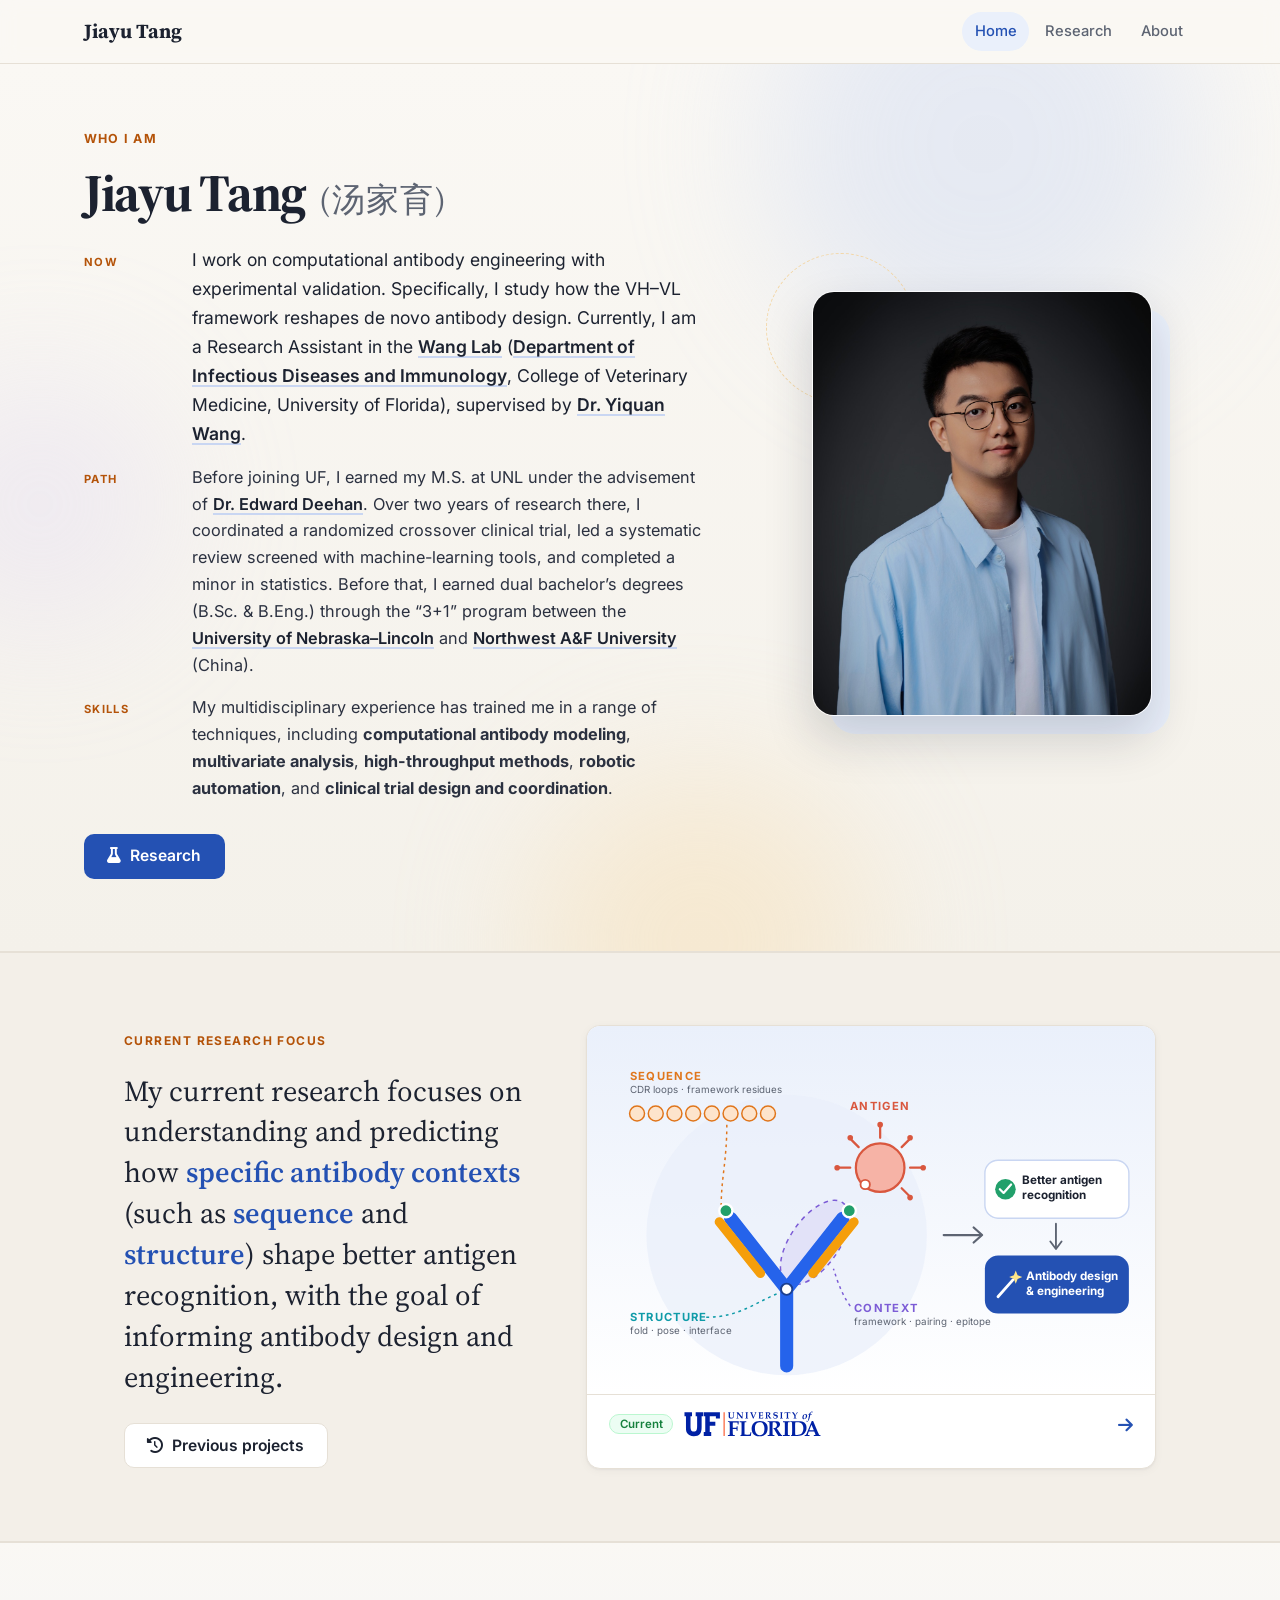
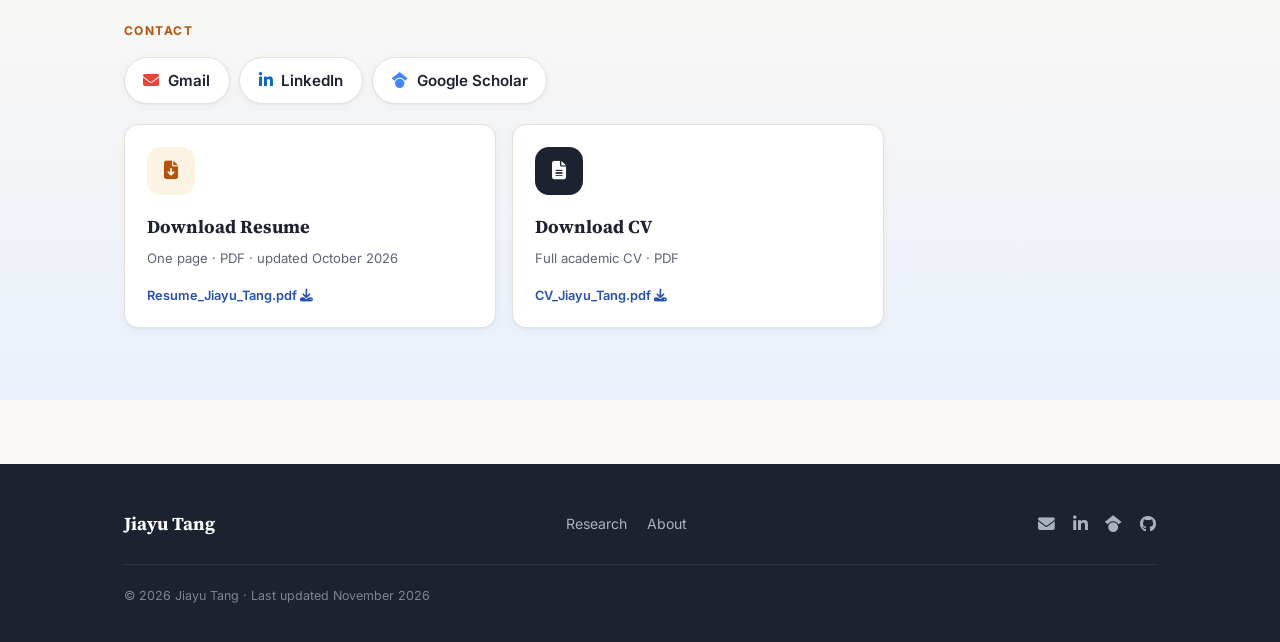
<file: index.html>
<!DOCTYPE html>
<html lang="en">
<head>
  <meta charset="UTF-8">
  <meta name="viewport" content="width=device-width, initial-scale=1.0">
  <title>Jiayu Tang | Personal Website</title>
  <meta name="description" content="I'm Jiayu Tang, a research assistant in computational antibody engineering at the University of Florida, studying how antibody framework context reshapes de novo antibody design.">
  <meta name="keywords" content="Jiayu Tang, computational immunology, antibody engineering, antibody–antigen recognition, protein design, structure prediction, AlphaFold, structural biology, wet-lab validation, clinical translation, gut microbiome, clinical trials">
  <meta name="author" content="Jiayu Tang">
  <meta name="robots" content="index, follow">
  <link rel="canonical" href="https://jiayutang859.github.io/">

  <!-- Open Graph -->
  <meta property="og:title" content="Jiayu Tang | Personal Website">
  <meta property="og:site_name" content="Jiayu Tang">
  <meta property="og:description" content="I'm Jiayu Tang, a research assistant in computational antibody engineering at the University of Florida, studying how antibody framework context reshapes de novo antibody design.">
  <meta property="og:type" content="website">
  <meta property="og:url" content="https://jiayutang859.github.io/">
  <meta property="og:image" content="https://jiayutang859.github.io/headshot.jpg">
  <meta property="og:locale" content="en_US">

  <!-- JSON-LD Structured Data -->
  <script type="application/ld+json">
  {
    "@context": "https://schema.org",
    "@type": "Person",
    "name": "Jiayu Tang",
    "givenName": "Jiayu",
    "familyName": "Tang",
    "url": "https://jiayutang859.github.io/",
    "image": "https://jiayutang859.github.io/headshot.jpg",
    "jobTitle": "OPS Research Assistant, computational antibody engineering",
    "description": "Research assistant in computational antibody engineering at the University of Florida, studying how antibody framework context reshapes de novo antibody design.",
    "alumniOf": [
      { "@type": "CollegeOrUniversity", "name": "University of Nebraska–Lincoln" },
      { "@type": "CollegeOrUniversity", "name": "Northwest A&F University" }
    ],
    "email": "jasper.tang859@gmail.com",
    "sameAs": [
      "https://www.linkedin.com/in/jiayu-tang-04597628a/",
      "https://github.com/jiayutang859",
      "https://scholar.google.com/citations?user=CdDGp14AAAAJ&hl=en"
    ],
    "knowsAbout": ["Computational Immunology", "Antibody Engineering", "Antibody–Antigen Recognition", "Protein Structure Prediction", "Protein Design", "Structural Biology", "Wet-Lab Techniques", "Clinical Trials", "IRB/GCP Compliance", "Grant Writing", "Gut Microbiome", "Human Nutrition", "Systematic Reviews", "Statistics"]
  }
  </script>

  <link rel="icon" href="/favicon.ico?v=3" sizes="48x48">
  <link rel="icon" href="/assets/icons/favicon-96.png?v=3" type="image/png" sizes="96x96">
  <link rel="icon" href="/assets/icons/favicon-192.png?v=3" type="image/png" sizes="192x192">
  <link rel="apple-touch-icon" href="/assets/icons/apple-touch-icon.png?v=3">
  <link rel="preconnect" href="https://fonts.googleapis.com">
  <link rel="preconnect" href="https://fonts.gstatic.com" crossorigin>
  <link href="https://fonts.googleapis.com/css2?family=Inter:wght@400;500;600;700&family=Source+Serif+4:ital,opsz,wght@0,8..60,400;0,8..60,600;0,8..60,700;1,8..60,400&display=swap" rel="stylesheet">
  <link rel="stylesheet" href="https://cdnjs.cloudflare.com/ajax/libs/font-awesome/6.5.0/css/all.min.css" crossorigin="anonymous">
  <link rel="stylesheet" href="style.css?v=20261110">
</head>
<body>
  <a class="skip-link" href="#main">Skip to content</a>

  <header class="site-header">
    <div class="nav-wrap">
      <a class="brand" href="./">
        <span class="brand-name">Jiayu Tang</span>
      </a>
      <button class="nav-toggle" id="navToggle" aria-label="Menu" aria-expanded="false" aria-controls="siteNav"><i class="fas fa-bars"></i></button>
      <nav class="site-nav" id="siteNav" aria-label="Main">
        <ul>
          <li><a href="./" aria-current="page">Home</a></li>
          <li><a href="research.html">Research</a></li>
          <li><a href="notes.html">About</a></li>
        </ul>
      </nav>
    </div>
  </header>

  <main id="main">

    <!-- ===== 1. WHO I AM ===== -->
    <section class="hero" id="who">
      <div class="hero-bg" aria-hidden="true">
        <span class="orb orb-a"></span>
        <span class="orb orb-b"></span>
        <span class="orb orb-c"></span>
      </div>
      <div class="hero-inner who">
        <div class="hero-text">
          <p class="hello rise" style="--d:0">Who I am</p>
          <h1 class="hero-heading rise" style="--d:1">Jiayu Tang <span class="cn" lang="zh-Hans">(汤家育)</span></h1>

          <dl class="who-facts">
            <div class="lead rise" style="--d:2">
              <dt>Now</dt>
              <dd>I work on computational antibody engineering with experimental validation. Specifically, I study how the VH&ndash;VL framework reshapes de novo antibody design. Currently, I am a Research Assistant in the <a href="https://yiquan2.com/Lab-Page/" target="_blank" rel="noopener">Wang Lab</a> (<a href="https://idi.vetmed.ufl.edu/" target="_blank" rel="noopener">Department of Infectious Diseases and Immunology</a>, College of Veterinary Medicine, University of Florida), supervised by <a href="https://directory.ufhealth.org/wang-yiquan" target="_blank" rel="noopener">Dr. Yiquan Wang</a>.</dd>
            </div>
            <div class="rise" style="--d:3">
              <dt>Path</dt>
              <dd>Before joining UF, I earned my M.S. at UNL under the advisement of <a href="https://foodscience.unl.edu/person/dr-edward-deehan/" target="_blank" rel="noopener">Dr. Edward Deehan</a>. Over two years of research there, I coordinated a randomized crossover clinical trial, led a systematic review screened with machine-learning tools, and completed a minor in statistics. Before that, I earned dual bachelor&rsquo;s degrees (B.Sc. &amp; B.Eng.) through the &ldquo;3+1&rdquo; program between the <a href="https://www.unl.edu/" target="_blank" rel="noopener">University of Nebraska&ndash;Lincoln</a> and <a href="https://en.nwafu.edu.cn/" target="_blank" rel="noopener">Northwest A&amp;F University</a> (China).</dd>
            </div>
            <div class="rise" style="--d:4">
              <dt>Skills</dt>
              <dd>My multidisciplinary experience has trained me in a range of techniques, including <strong>computational antibody modeling</strong>, <strong>multivariate analysis</strong>, <strong>high-throughput methods</strong>, <strong>robotic automation</strong>, and <strong>clinical trial design and coordination</strong>.</dd>
            </div>
          </dl>

          <div class="btn-row rise" style="--d:5">
            <a href="research.html" class="btn btn-solid"><i class="fas fa-flask"></i> Research</a>
          </div>
        </div>

        <figure class="portrait rise" style="--d:2">
          <div class="portrait-frame">
            <img src="headshot.jpg" alt="Portrait of Jiayu Tang" width="1066" height="1600" fetchpriority="high">
          </div>
        </figure>
      </div>
    </section>

    <!-- ===== 2. CURRENT RESEARCH FOCUS (current project) ===== -->
    <section class="band alt focus" id="focus">
      <div class="wrap focus-grid">
        <div>
          <span class="eyebrow reveal">Current Research Focus</span>
          <p class="focus-statement reveal">My current research focuses on understanding and predicting how <em>specific antibody contexts</em> (such as <em>sequence</em> and <em>structure</em>) shape better antigen recognition, with the goal of informing antibody design and engineering.</p>
          <div class="btn-row reveal" style="margin-top:1.6rem">
            <a href="research.html#previous" class="btn btn-outline"><i class="fas fa-clock-rotate-left"></i> Previous projects</a>
          </div>
        </div>
        <a class="card focus-card reveal" href="research.html#current" aria-label="Current project: framework context in antibody–antigen recognition">
          <figure class="focus-fig">
            <svg class="focus-art" viewBox="0 0 560 360" role="img" aria-label="An antibody whose sequence, structure, and framework context shape how well it recognizes an antigen; the antibody is then redesigned to bind better">
            <circle class="fa-glow" cx="190" cy="200" r="150"/>
            <!-- sequence: a strip of residues feeding the binding loops -->
            <text class="fa-lbl seq" x="22" y="34">SEQUENCE</text>
            <text class="fa-cap" x="22" y="48">CDR loops · framework residues</text>
            <g class="fa-beads">
              <circle cx="30" cy="70" r="8"/><circle cx="50" cy="70" r="8"/><circle cx="70" cy="70" r="8"/><circle class="mut m1" cx="90" cy="70" r="8"/><circle cx="110" cy="70" r="8"/><circle class="mut m2" cx="130" cy="70" r="8"/><circle cx="150" cy="70" r="8"/><circle cx="170" cy="70" r="8"/>
            </g>
            <path class="fa-lead seq" d="M126 82 C 126 120, 120 140, 120 168"/>
            <!-- context: framework halo around one arm -->
            <ellipse class="fa-ctx" cx="220" cy="208" rx="52" ry="26" transform="rotate(-55 220 208)"/>
            <!-- antibody (heavy blue, light amber, CDR tips green) -->
            <g class="fa-ab">
              <path class="hc" d="M190 340 V258 L130 182 M190 258 L250 182"/>
              <path class="lc" d="M162 241 L118 186 M218 241 L262 186"/>
              <circle class="hinge" cx="190" cy="258" r="6"/>
              <circle class="cdr" cx="125" cy="174" r="7"/><circle class="cdr" cx="257" cy="174" r="7"/>
            </g>
            <!-- antigen docking on the right arm -->
            <circle class="fa-bind" cx="266" cy="160" r="9"/>
            <g class="fa-ag">
              <g class="sp"><path d="M290 96 V84 M313 106 L321 98 M322 128 H334 M313 150 L321 158 M267 106 L259 98 M258 128 H246"/><circle cx="290" cy="82" r="3"/><circle cx="322" cy="96" r="3"/><circle cx="336" cy="128" r="3"/><circle cx="322" cy="160" r="3"/><circle cx="258" cy="96" r="3"/><circle cx="244" cy="128" r="3"/></g>
              <circle class="core" cx="290" cy="128" r="26"/>
              <circle class="epi" cx="274" cy="146" r="5"/>
            </g>
            <text class="fa-lbl ag" x="290" y="66" text-anchor="middle">ANTIGEN</text>
            <!-- structure + context labels -->
            <text class="fa-lbl str" x="22" y="292">STRUCTURE</text>
            <text class="fa-cap" x="22" y="306">fold · pose · interface</text>
            <path class="fa-lead str" d="M104 288 C 140 288, 160 270, 182 262"/>
            <text class="fa-lbl ctx" x="262" y="282">CONTEXT</text>
            <text class="fa-cap" x="262" y="296">framework · pairing · epitope</text>
            <path class="fa-lead ctx" d="M258 276 C 248 262, 244 248, 240 236"/>
            <!-- arrow to outcome -->
            <path class="fa-arrow" d="M358 200 H 398"/><path class="fa-arrow" d="M390 192 L 399 200 L 390 208"/>
            <!-- outcome: better recognition -> design -->
            <g class="fa-out">
              <rect x="402" y="120" width="154" height="62" rx="14"/>
              <circle class="ok" cx="424" cy="151" r="11"/><path class="okc" d="M418 151 l4 4 l8 -9"/>
              <text x="442" y="146">Better antigen</text><text x="442" y="162">recognition</text>
            </g>
            <path class="fa-arrow thin" d="M478 188 V 214"/><path class="fa-arrow thin" d="M472 207 L 478 215 L 484 207"/>
            <g class="fa-goal">
              <rect x="402" y="222" width="154" height="62" rx="14"/>
              <path class="wand" d="M416 266 L 432 248"/><path class="star" d="M435 238 l2 5 l5 2 l-5 2 l-2 5 l-2 -5 l-5 -2 l5 -2 z"/>
              <text x="446" y="248">Antibody design</text><text x="446" y="264">&amp; engineering</text>
            </g>
          </svg>
          </figure>
          <div class="fc-body">
            <div class="fc-top"><span class="pill green">Current</span><span class="fc-org"><img src="assets/logos/uf.svg" alt="University of Florida"></span><i class="fas fa-arrow-right fc-go" aria-hidden="true"></i></div>
          </div>
        </a>
      </div>
    </section>

    <!-- ===== 4. CONTACT ===== -->
    <section class="band connect" id="contact">
      <div class="wrap">
        <span class="eyebrow reveal">Contact</span>
        <div class="connect-btns reveal">
          <a class="cbtn" href="mailto:jasper.tang859@gmail.com"><i class="fas fa-envelope"></i> Gmail</a>
          <a class="cbtn" href="https://www.linkedin.com/in/jiayu-tang-04597628a/" target="_blank" rel="noopener noreferrer"><i class="fab fa-linkedin-in"></i> LinkedIn</a>
          <a class="cbtn" href="https://scholar.google.com/citations?user=CdDGp14AAAAJ&amp;hl=en" target="_blank" rel="noopener noreferrer"><i class="fab fa-google-scholar"></i> Google Scholar</a>
        </div>
        <ul class="connect-grid two reveal">
          <li>
            <a class="connect-card" href="Resume_Jiayu_Tang.pdf" download>
              <span class="connect-icon warm"><i class="fas fa-file-arrow-down"></i></span>
              <strong>Download Resume</strong>
              <span class="sub">One page · PDF · updated October 2026</span>
              <span class="go">Resume_Jiayu_Tang.pdf <i class="fas fa-download"></i></span>
            </a>
          </li>
          <li>
            <a class="connect-card" href="CV_Jiayu_Tang.pdf" download>
              <span class="connect-icon ink"><i class="fas fa-file-lines"></i></span>
              <strong>Download CV</strong>
              <span class="sub">Full academic CV · PDF</span>
              <span class="go">CV_Jiayu_Tang.pdf <i class="fas fa-download"></i></span>
            </a>
          </li>
        </ul>
      </div>
    </section>

  </main>

  <footer class="site-footer">
    <div class="wrap">
      <div>
        <div class="footer-name">Jiayu Tang</div>
      </div>
      <nav class="footer-links" aria-label="Footer">
        <a href="research.html">Research</a><a href="notes.html">About</a>
      </nav>
      <div class="footer-social">
        <a href="mailto:jasper.tang859@gmail.com" aria-label="Email"><i class="fas fa-envelope"></i></a>
        <a href="https://www.linkedin.com/in/jiayu-tang-04597628a/" aria-label="LinkedIn" target="_blank" rel="noopener"><i class="fab fa-linkedin-in"></i></a>
        <a href="https://scholar.google.com/citations?user=CdDGp14AAAAJ&amp;hl=en" aria-label="Google Scholar" target="_blank" rel="noopener"><i class="fab fa-google-scholar"></i></a>
        <a href="https://github.com/jiayutang859" aria-label="GitHub" target="_blank" rel="noopener"><i class="fab fa-github"></i></a>
      </div>
      <p class="footer-note">© 2026 Jiayu Tang · Last updated November 2026</p>
    </div>
  </footer>

  <button class="back-top" id="backTop" aria-label="Back to top"><i class="fas fa-arrow-up"></i></button>

  <script src="script.js?v=20261104" defer></script>
  <!-- Visitor counts: GoatCounter (no cookies, no personal data, so no consent banner). Dashboard: https://jaspertang859.goatcounter.com -->
  <script data-goatcounter="https://jaspertang859.goatcounter.com/count"
          async src="https://gc.zgo.at/count.js"></script>
</body>
</html>
</file>
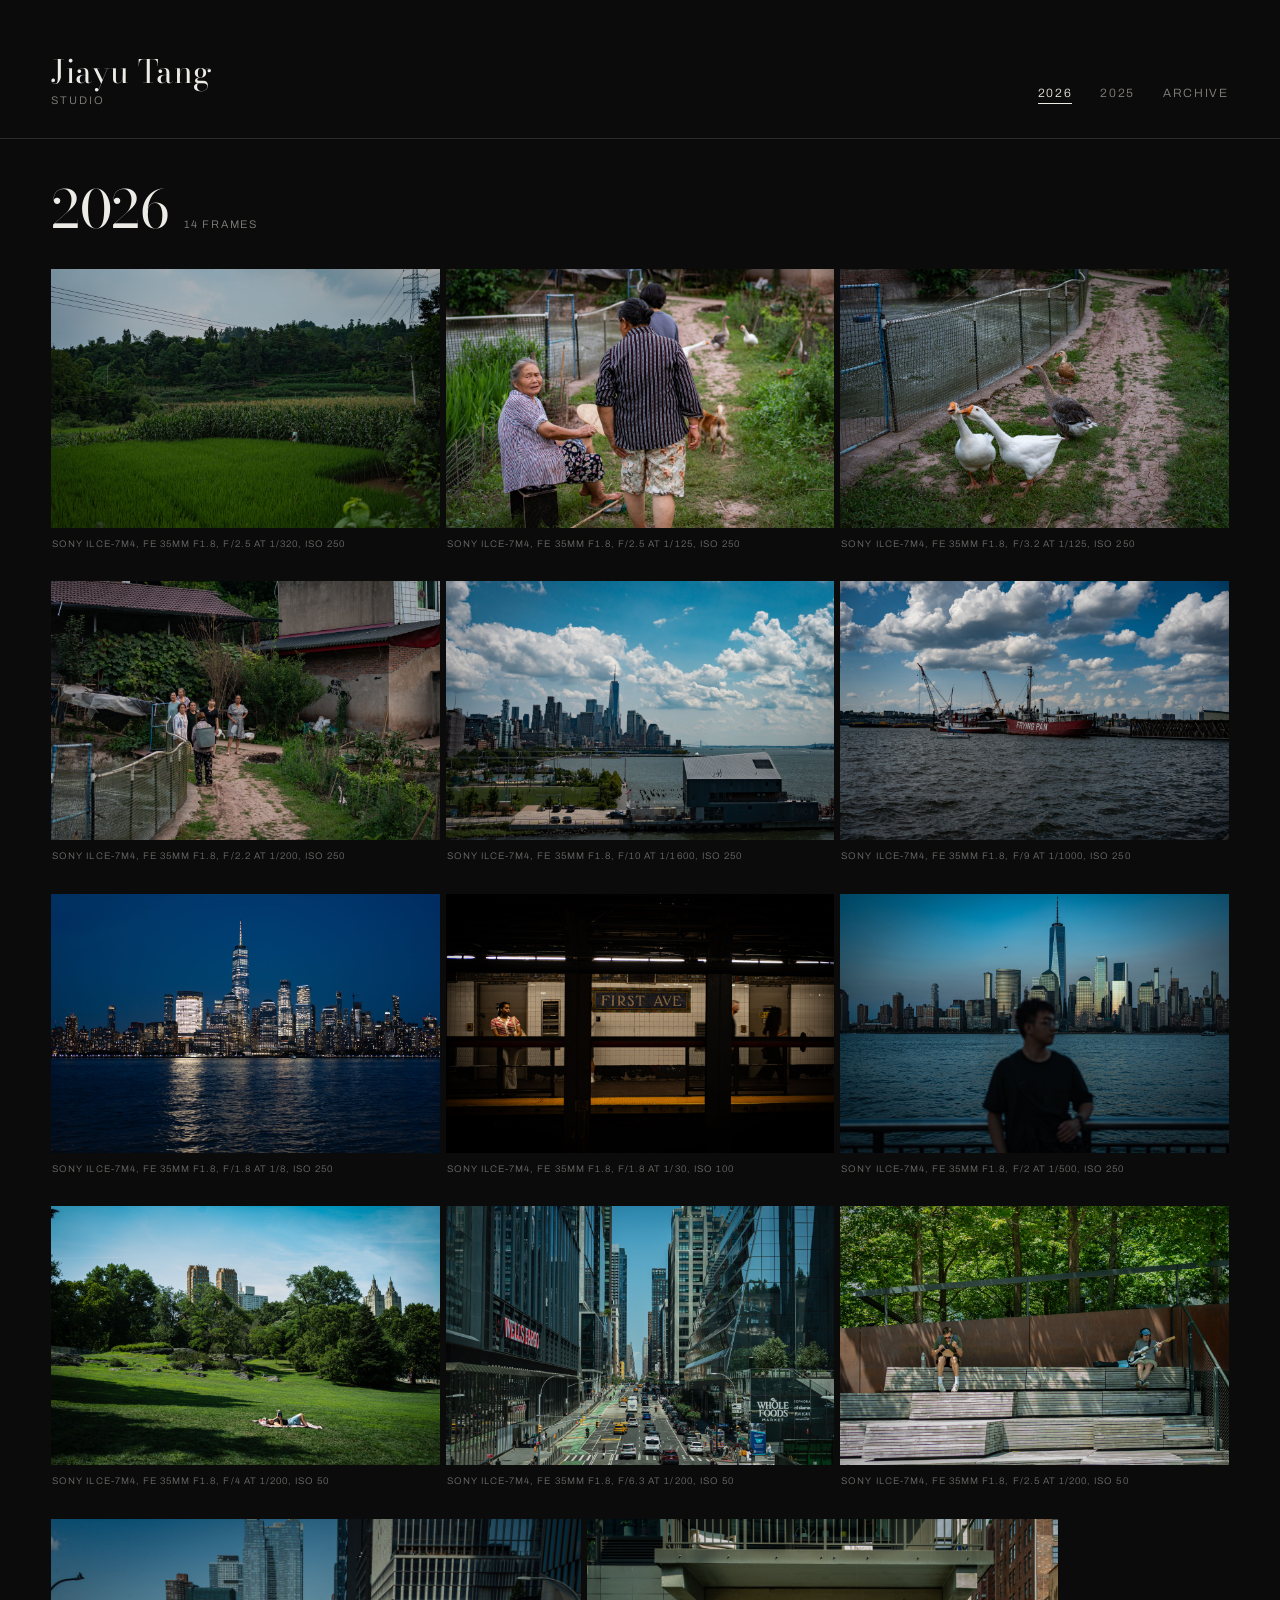
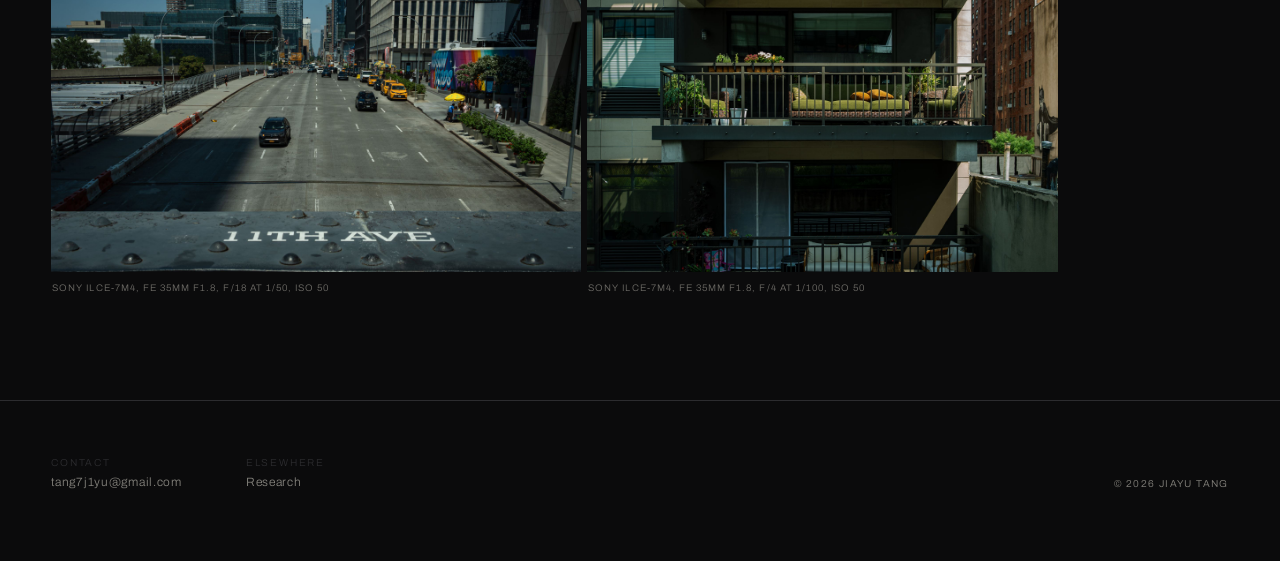
<file: studio/index.html>
<!DOCTYPE html>
<html lang="en">
<head>
<meta charset="utf-8">
<meta name="viewport" content="width=device-width, initial-scale=1">
<meta name="robots" content="noindex, follow">
<title>2026 — Jiayu Tang Studio</title>
<meta name="description" content="Photographs by Jiayu Tang. Selected frames, 2026.">
<meta name="theme-color" content="#0B0B0C">
<link rel="canonical" href="/studio/">
<meta property="og:type" content="website">
<meta property="og:title" content="Jiayu Tang — Studio">
<meta property="og:description" content="Photographs by Jiayu Tang. Selected frames, 2026.">
<link rel="preconnect" href="https://fonts.googleapis.com">
<link rel="preconnect" href="https://fonts.gstatic.com" crossorigin>
<link href="https://fonts.googleapis.com/css2?family=Archivo:wght@300;400&family=Bodoni+Moda:opsz,wght@6..96,400&display=swap" rel="stylesheet">
<link rel="stylesheet" href="assets/studio.css">
</head>
<body data-gallery="2026" data-base=".">

<header class="masthead">
  <div class="identity">
    <a class="wordmark" href="/studio/">Jiayu Tang</a>
    <span class="tagline">Studio</span>
  </div>
  <nav class="nav" aria-label="Galleries">
    <a href="/studio/" aria-current="page">2026</a>
    <a href="/studio/2025/">2025</a>
    <a href="/studio/archive/">Archive</a>
  </nav>
</header>

<main class="gallery">
  <div class="gallery-head">
    <h1>2026</h1>
    <span class="count" id="count"></span>
  </div>
  <div class="rows" id="rows"></div>
</main>

<footer class="colophon">
  <div>
    <span class="label">Contact</span>
    <a href="mailto:tang7j1yu@gmail.com">tang7j1yu@gmail.com</a>
  </div>
  <div>
    <span class="label">Elsewhere</span>
    <a href="https://jiayutang859.github.io/">Research</a>
  </div>
  <div class="rights">© <span id="year">2026</span> Jiayu Tang</div>
</footer>

<div class="lightbox" id="lightbox" role="dialog" aria-modal="true" aria-label="Full frame">
  <div class="stage"><img id="lbimg" alt=""></div>
  <div class="lbbar">
    <div class="lbcaption">
      <span class="pos" id="lbpos"></span>
      <span class="text" id="lbtext"></span>
      <div class="lbmeta" id="lbmeta"></div>
    </div>
    <div class="lbnav">
      <button type="button" id="lbinfo" aria-pressed="false" aria-label="Toggle camera details">Info</button>
      <button type="button" id="lbprev" aria-label="Previous frame">Prev</button>
      <button type="button" id="lbnext" aria-label="Next frame">Next</button>
      <button type="button" id="lbclose" aria-label="Close">Close</button>
    </div>
  </div>
</div>

<script>document.getElementById("year").textContent = new Date().getFullYear();</script>
<script src="data/frames.js"></script>
<script src="assets/studio.js"></script>
  <!-- Visitor counts: GoatCounter (no cookies, no personal data, so no consent banner). Dashboard: https://jaspertang859.goatcounter.com -->
  <script data-goatcounter="https://jaspertang859.goatcounter.com/count"
          async src="https://gc.zgo.at/count.js"></script>
</body>
</html>
</file>
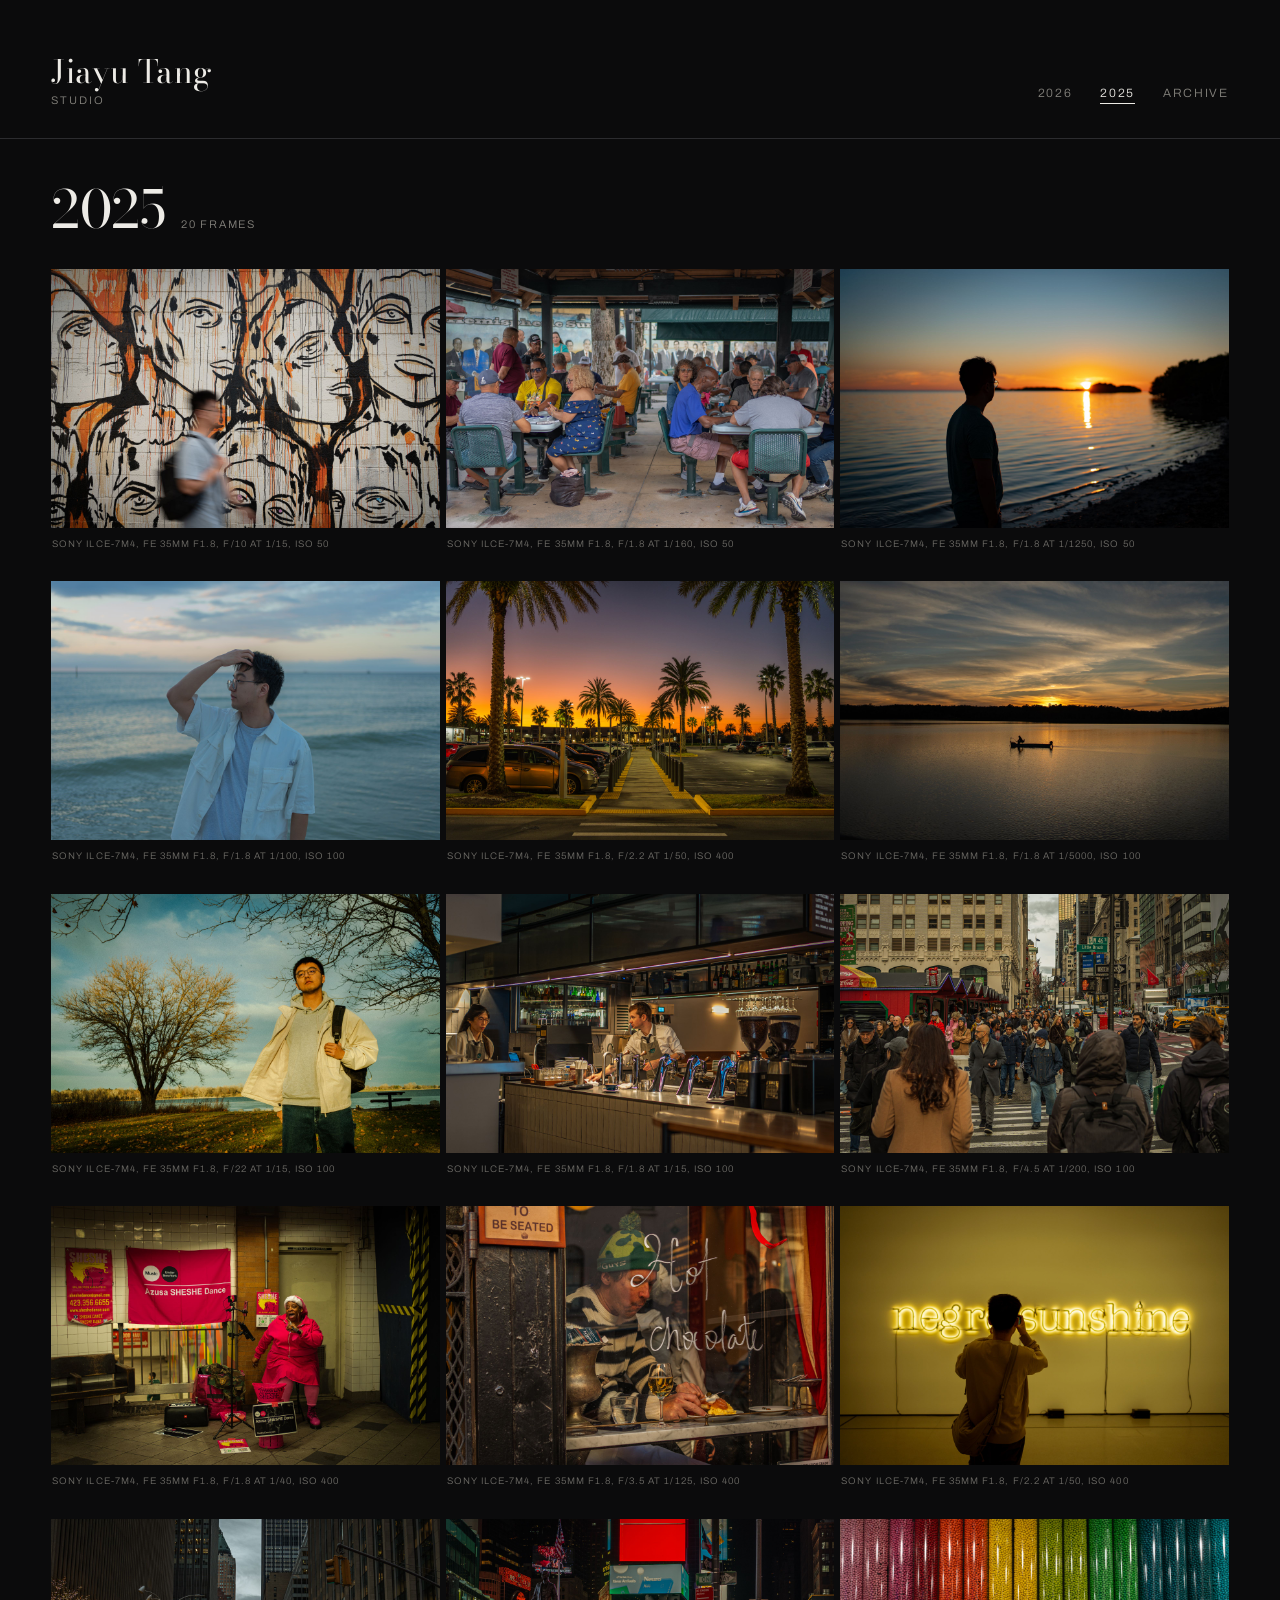
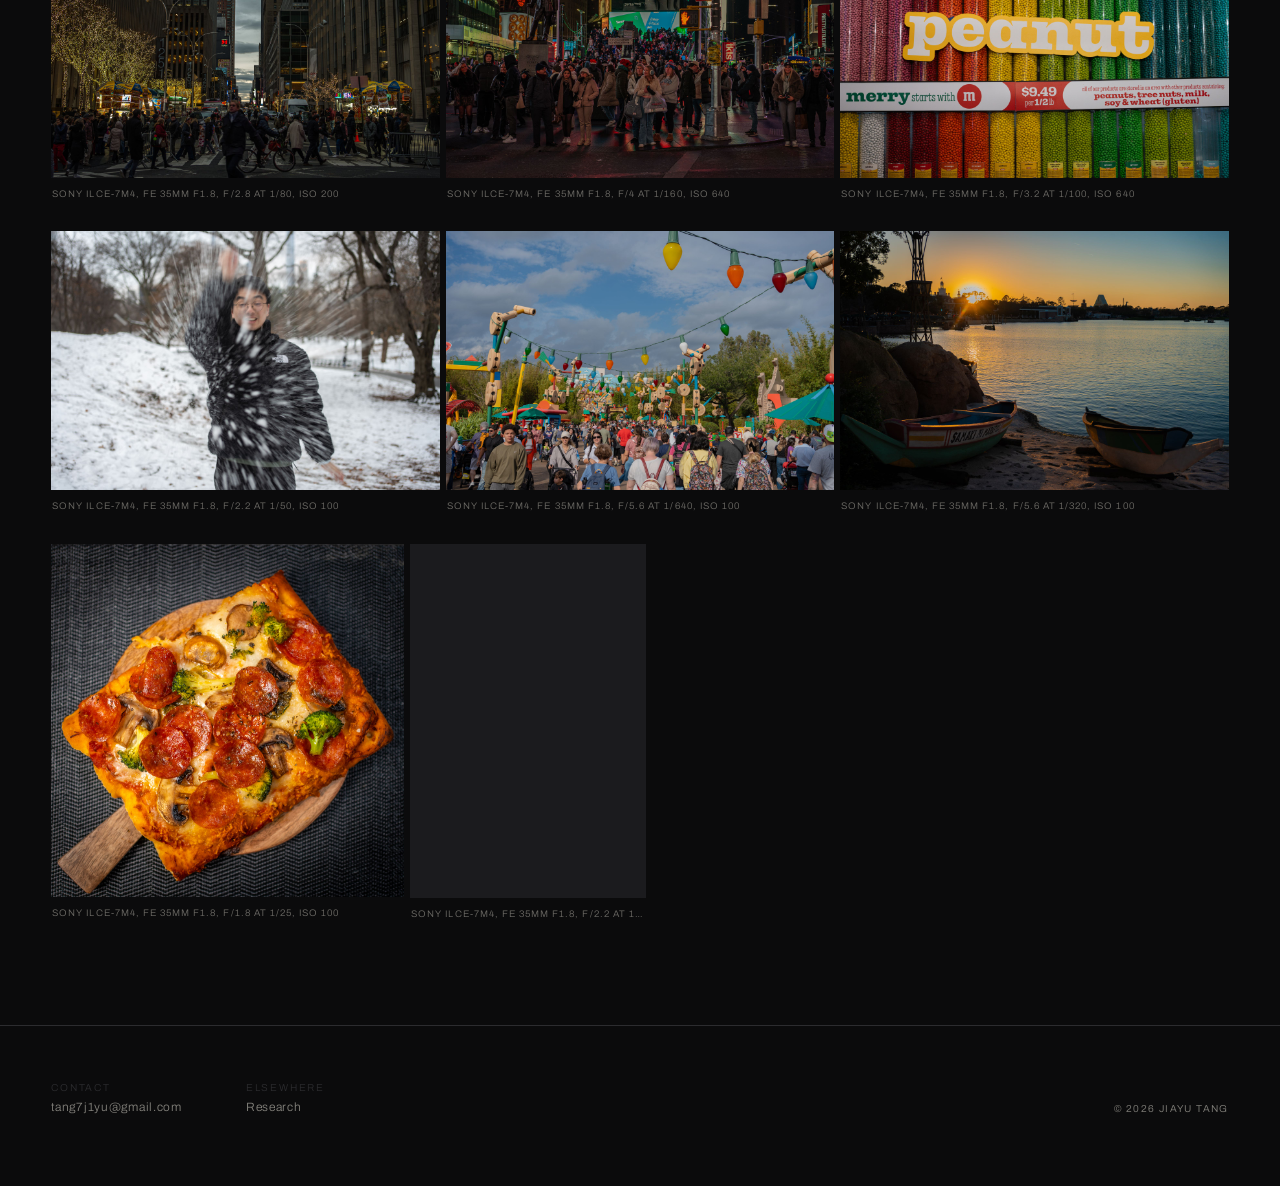
<file: studio/2025/index.html>
<!DOCTYPE html>
<html lang="en">
<head>
<meta charset="utf-8">
<meta name="viewport" content="width=device-width, initial-scale=1">
<meta name="robots" content="noindex, follow">
<title>2025 — Jiayu Tang Studio</title>
<meta name="description" content="Photographs by Jiayu Tang. Selected frames, 2025.">
<meta name="theme-color" content="#0B0B0C">
<link rel="canonical" href="/studio/2025/">
<meta property="og:type" content="website">
<meta property="og:title" content="2025 — Jiayu Tang Studio">
<meta property="og:description" content="Photographs by Jiayu Tang. Selected frames, 2025.">
<link rel="preconnect" href="https://fonts.googleapis.com">
<link rel="preconnect" href="https://fonts.gstatic.com" crossorigin>
<link href="https://fonts.googleapis.com/css2?family=Archivo:wght@300;400&family=Bodoni+Moda:opsz,wght@6..96,400&display=swap" rel="stylesheet">
<link rel="stylesheet" href="../assets/studio.css">
</head>
<body data-gallery="2025" data-base="..">

<header class="masthead">
  <div class="identity">
    <a class="wordmark" href="/studio/">Jiayu Tang</a>
    <span class="tagline">Studio</span>
  </div>
  <nav class="nav" aria-label="Galleries">
    <a href="/studio/">2026</a>
    <a href="/studio/2025/" aria-current="page">2025</a>
    <a href="/studio/archive/">Archive</a>
  </nav>
</header>

<main class="gallery">
  <div class="gallery-head">
    <h1>2025</h1>
    <span class="count" id="count"></span>
  </div>
  <div class="rows" id="rows"></div>
</main>

<footer class="colophon">
  <div>
    <span class="label">Contact</span>
    <a href="mailto:tang7j1yu@gmail.com">tang7j1yu@gmail.com</a>
  </div>
  <div>
    <span class="label">Elsewhere</span>
    <a href="https://jiayutang859.github.io/">Research</a>
  </div>
  <div class="rights">© <span id="year">2026</span> Jiayu Tang</div>
</footer>

<div class="lightbox" id="lightbox" role="dialog" aria-modal="true" aria-label="Full frame">
  <div class="stage"><img id="lbimg" alt=""></div>
  <div class="lbbar">
    <div class="lbcaption">
      <span class="pos" id="lbpos"></span>
      <span class="text" id="lbtext"></span>
      <div class="lbmeta" id="lbmeta"></div>
    </div>
    <div class="lbnav">
      <button type="button" id="lbinfo" aria-pressed="false" aria-label="Toggle camera details">Info</button>
      <button type="button" id="lbprev" aria-label="Previous frame">Prev</button>
      <button type="button" id="lbnext" aria-label="Next frame">Next</button>
      <button type="button" id="lbclose" aria-label="Close">Close</button>
    </div>
  </div>
</div>

<script>document.getElementById("year").textContent = new Date().getFullYear();</script>
<script src="../data/frames.js"></script>
<script src="../assets/studio.js"></script>
  <!-- Visitor counts: GoatCounter (no cookies, no personal data, so no consent banner). Dashboard: https://jaspertang859.goatcounter.com -->
  <script data-goatcounter="https://jaspertang859.goatcounter.com/count"
          async src="https://gc.zgo.at/count.js"></script>
</body>
</html>
</file>
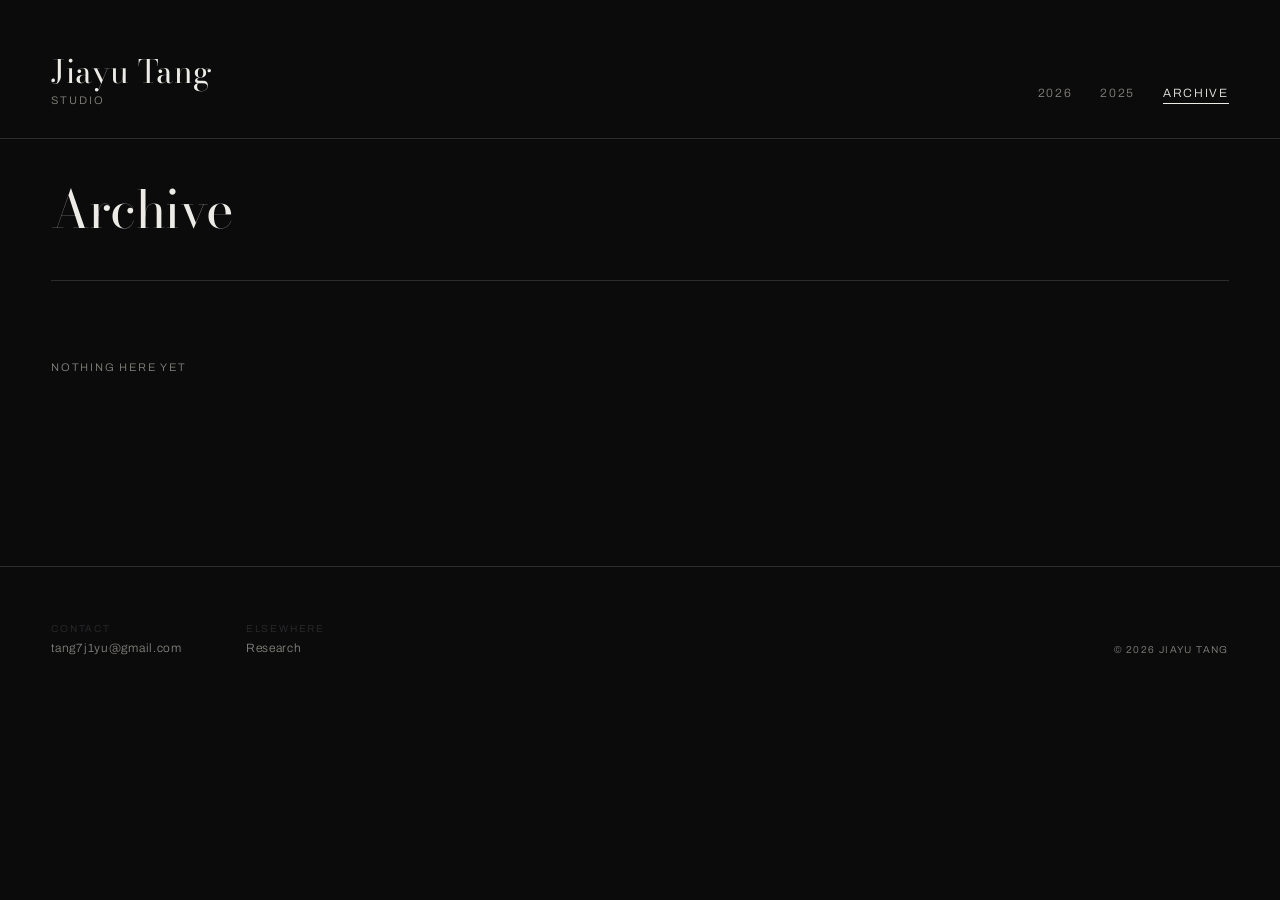
<file: studio/archive/index.html>
<!DOCTYPE html>
<html lang="en">
<head>
<meta charset="utf-8">
<meta name="viewport" content="width=device-width, initial-scale=1">
<meta name="robots" content="noindex, follow">
<title>Archive — Jiayu Tang Studio</title>
<meta name="description" content="Photographs by Jiayu Tang. Earlier work.">
<meta name="theme-color" content="#0B0B0C">
<link rel="canonical" href="/studio/archive/">
<meta property="og:type" content="website">
<meta property="og:title" content="Archive — Jiayu Tang Studio">
<meta property="og:description" content="Photographs by Jiayu Tang. Earlier work.">
<link rel="preconnect" href="https://fonts.googleapis.com">
<link rel="preconnect" href="https://fonts.gstatic.com" crossorigin>
<link href="https://fonts.googleapis.com/css2?family=Archivo:wght@300;400&family=Bodoni+Moda:opsz,wght@6..96,400&display=swap" rel="stylesheet">
<link rel="stylesheet" href="../assets/studio.css">
</head>
<body data-gallery="archive" data-base="..">

<header class="masthead">
  <div class="identity">
    <a class="wordmark" href="/studio/">Jiayu Tang</a>
    <span class="tagline">Studio</span>
  </div>
  <nav class="nav" aria-label="Galleries">
    <a href="/studio/">2026</a>
    <a href="/studio/2025/">2025</a>
    <a href="/studio/archive/" aria-current="page">Archive</a>
  </nav>
</header>

<main class="gallery">
  <div class="gallery-head">
    <h1>Archive</h1>
    <span class="count" id="count"></span>
  </div>
  <div class="rows" id="rows"></div>
</main>

<footer class="colophon">
  <div>
    <span class="label">Contact</span>
    <a href="mailto:tang7j1yu@gmail.com">tang7j1yu@gmail.com</a>
  </div>
  <div>
    <span class="label">Elsewhere</span>
    <a href="https://jiayutang859.github.io/">Research</a>
  </div>
  <div class="rights">© <span id="year">2026</span> Jiayu Tang</div>
</footer>

<div class="lightbox" id="lightbox" role="dialog" aria-modal="true" aria-label="Full frame">
  <div class="stage"><img id="lbimg" alt=""></div>
  <div class="lbbar">
    <div class="lbcaption">
      <span class="pos" id="lbpos"></span>
      <span class="text" id="lbtext"></span>
      <div class="lbmeta" id="lbmeta"></div>
    </div>
    <div class="lbnav">
      <button type="button" id="lbinfo" aria-pressed="false" aria-label="Toggle camera details">Info</button>
      <button type="button" id="lbprev" aria-label="Previous frame">Prev</button>
      <button type="button" id="lbnext" aria-label="Next frame">Next</button>
      <button type="button" id="lbclose" aria-label="Close">Close</button>
    </div>
  </div>
</div>

<script>document.getElementById("year").textContent = new Date().getFullYear();</script>
<script src="../data/frames.js"></script>
<script src="../assets/studio.js"></script>
  <!-- Visitor counts: GoatCounter (no cookies, no personal data, so no consent banner). Dashboard: https://jaspertang859.goatcounter.com -->
  <script data-goatcounter="https://jaspertang859.goatcounter.com/count"
          async src="https://gc.zgo.at/count.js"></script>
</body>
</html>
</file>
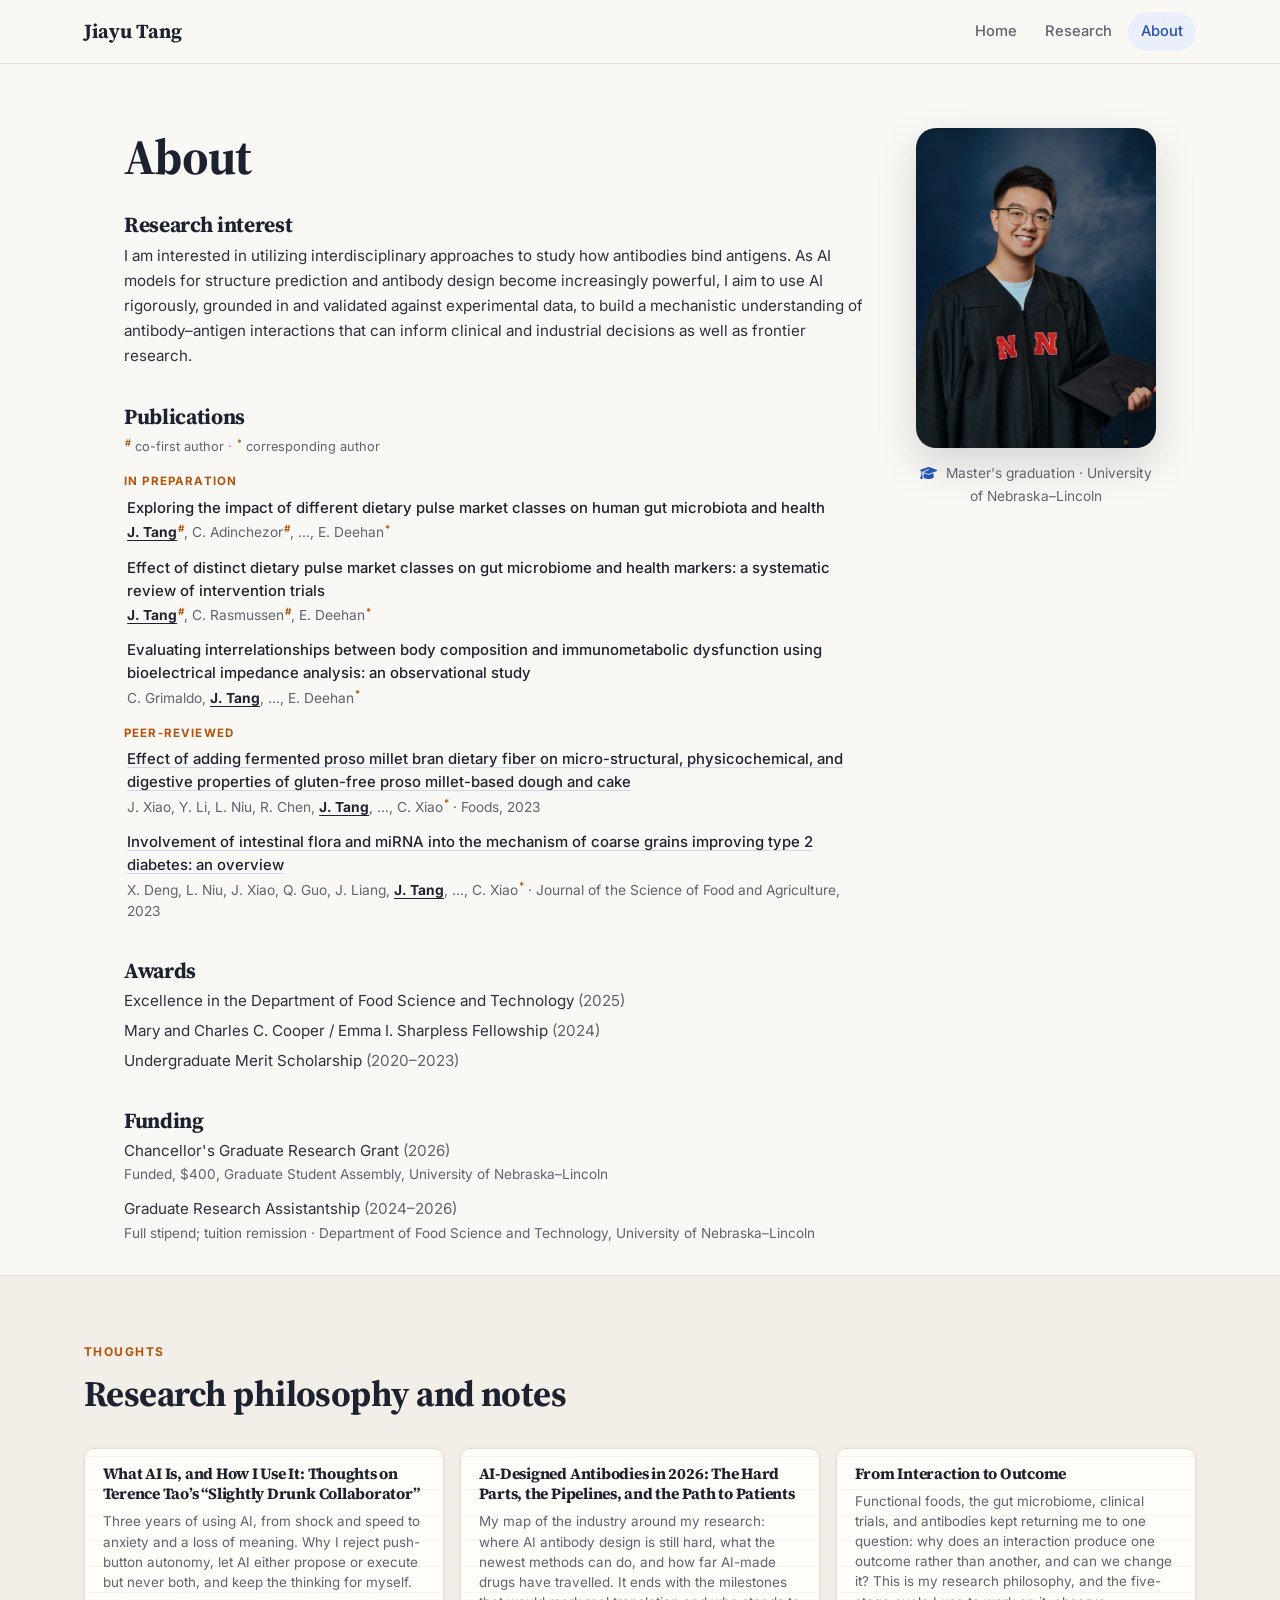
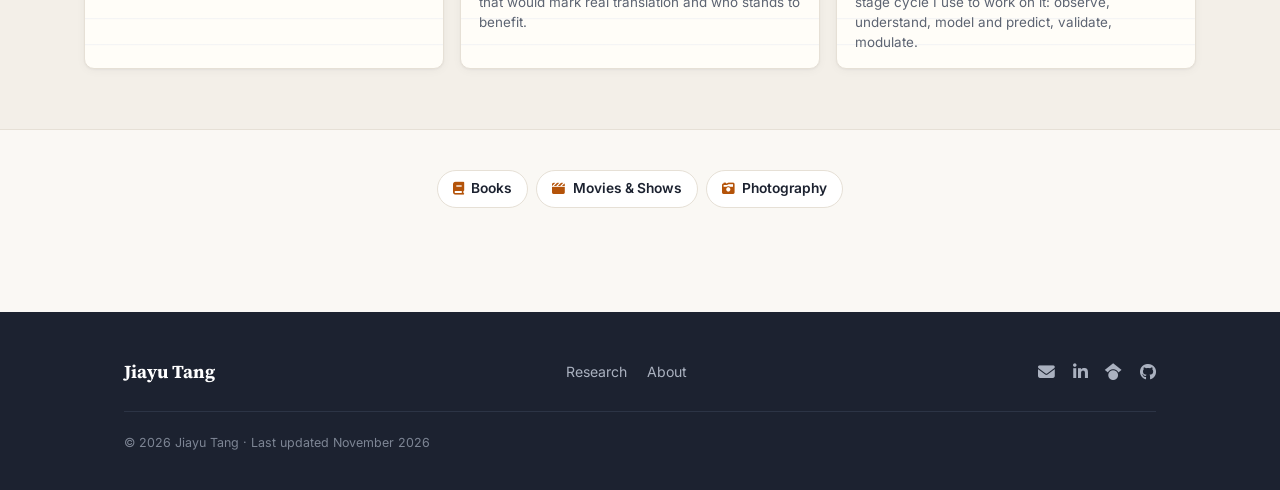
<file: notes.html>
<!DOCTYPE html>
<html lang="en">
<head>
  <meta charset="UTF-8">
  <meta name="viewport" content="width=device-width, initial-scale=1.0">
  <title>About | Jiayu Tang</title>
  <meta name="description" content="About Jiayu Tang: publications, awards, research notes, and the books, films, and photographs I want to keep.">
  <meta name="author" content="Jiayu Tang">
  <meta name="robots" content="noindex, follow">
  <link rel="canonical" href="https://jiayutang859.github.io/notes.html">
  <meta property="og:title" content="About | Jiayu Tang">
  <meta property="og:description" content="Publications, awards, research notes, and the books, films, and photographs I want to keep.">
  <meta property="og:type" content="website">
  <meta property="og:url" content="https://jiayutang859.github.io/notes.html">

  <link rel="icon" href="/favicon.ico?v=3" sizes="48x48">
  <link rel="icon" href="/assets/icons/favicon-96.png?v=3" type="image/png" sizes="96x96">
  <link rel="icon" href="/assets/icons/favicon-192.png?v=3" type="image/png" sizes="192x192">
  <link rel="apple-touch-icon" href="/assets/icons/apple-touch-icon.png?v=3">
  <link rel="preconnect" href="https://fonts.googleapis.com">
  <link rel="preconnect" href="https://fonts.gstatic.com" crossorigin>
  <link href="https://fonts.googleapis.com/css2?family=Inter:wght@400;500;600;700&family=Source+Serif+4:ital,opsz,wght@0,8..60,400;0,8..60,600;0,8..60,700;1,8..60,400&display=swap" rel="stylesheet">
  <link rel="stylesheet" href="https://cdnjs.cloudflare.com/ajax/libs/font-awesome/6.5.0/css/all.min.css" crossorigin="anonymous">
  <link rel="stylesheet" href="style.css?v=20261110">
</head>
<body>
  <a class="skip-link" href="#main">Skip to content</a>

  <header class="site-header">
    <div class="nav-wrap">
      <a class="brand" href="./">
        <span class="brand-name">Jiayu Tang</span>
      </a>
      <button class="nav-toggle" id="navToggle" aria-label="Menu" aria-expanded="false" aria-controls="siteNav"><i class="fas fa-bars"></i></button>
      <nav class="site-nav" id="siteNav" aria-label="Main">
        <ul>
          <li><a href="./">Home</a></li>
          <li><a href="research.html">Research</a></li>
          <li><a href="notes.html" aria-current="page">About</a></li>
        </ul>
      </nav>
    </div>
  </header>

  <main id="main">

    <!-- ===== HEADER: publications and awards beside the photo ===== -->
    <section class="page-hero shelf-hero">
      <div class="wrap hero-with-photo">
        <div>
          <h1 class="rise" style="--d:0">About</h1>

          <div class="pub-block rise" style="--d:1" id="research-interest">
            <h2 class="pub-hd">Research interest</h2>
            <p class="interest-text">I am interested in utilizing interdisciplinary approaches to study how antibodies bind antigens. As AI models for structure prediction and antibody design become increasingly powerful, I aim to use AI rigorously, grounded in and validated against experimental data, to build a mechanistic understanding of antibody–antigen interactions that can inform clinical and industrial decisions as well as frontier research.</p>
          </div>

          <div class="pub-block rise" style="--d:1" id="publications">
            <h2 class="pub-hd">Publications</h2>
            <p class="pub-key"><sup>#</sup> co-first author · <sup>*</sup> corresponding author</p>
            <h3 class="pub-sub">In preparation</h3>
            <ol class="pub-list">
              <li><span class="pub-title">Exploring the impact of different dietary pulse market classes on human gut microbiota and health</span><span class="pub-meta"><span class="me">J. Tang</span><sup>#</sup>, C. Adinchezor<sup>#</sup>, …, E. Deehan<sup>*</sup></span></li>
              <li><span class="pub-title">Effect of distinct dietary pulse market classes on gut microbiome and health markers: a systematic review of intervention trials</span><span class="pub-meta"><span class="me">J. Tang</span><sup>#</sup>, C. Rasmussen<sup>#</sup>, E. Deehan<sup>*</sup></span></li>
              <li><span class="pub-title">Evaluating interrelationships between body composition and immunometabolic dysfunction using bioelectrical impedance analysis: an observational study</span><span class="pub-meta">C. Grimaldo, <span class="me">J. Tang</span>, …, E. Deehan<sup>*</sup></span></li>
            </ol>
            <h3 class="pub-sub">Peer-reviewed</h3>
            <ol class="pub-list">
              <li><span class="pub-title"><a href="https://doi.org/10.3390/foods12152964" target="_blank" rel="noopener">Effect of adding fermented proso millet bran dietary fiber on micro-structural, physicochemical, and digestive properties of gluten-free proso millet-based dough and cake</a></span><span class="pub-meta">J. Xiao, Y. Li, L. Niu, R. Chen, <span class="me">J. Tang</span>, …, C. Xiao<sup>*</sup> · Foods, 2023</span></li>
              <li><span class="pub-title"><a href="https://doi.org/10.1002/jsfa.12270" target="_blank" rel="noopener">Involvement of intestinal flora and miRNA into the mechanism of coarse grains improving type 2 diabetes: an overview</a></span><span class="pub-meta">X. Deng, L. Niu, J. Xiao, Q. Guo, J. Liang, <span class="me">J. Tang</span>, …, C. Xiao<sup>*</sup> · Journal of the Science of Food and Agriculture, 2023</span></li>
            </ol>
          </div>

          <div class="pub-block rise" style="--d:2" id="awards">
            <h2 class="pub-hd">Awards</h2>
            <ul class="award-lines">
              <li>Excellence in the Department of Food Science and Technology <span>(2025)</span></li>
              <li>Mary and Charles C. Cooper / Emma I. Sharpless Fellowship <span>(2024)</span></li>
              <li>Undergraduate Merit Scholarship <span>(2020–2023)</span></li>
            </ul>
          </div>

          <div class="pub-block rise" style="--d:3" id="funding">
            <h2 class="pub-hd">Funding</h2>
            <ul class="award-lines fund-lines">
              <li>Chancellor's Graduate Research Grant <span>(2026)</span><span class="fund-detail">Funded, $400, Graduate Student Assembly, University of Nebraska–Lincoln</span></li>
              <li>Graduate Research Assistantship <span>(2024–2026)</span><span class="fund-detail">Full stipend; tuition remission · Department of Food Science and Technology, University of Nebraska–Lincoln</span></li>
            </ul>
          </div>
        </div>
        <figure class="about-photo rise" style="--d:1">
          <img src="assets/graduation-ms.jpg" alt="Jiayu Tang in a graduation gown holding a mortarboard" width="1066" height="1600">
          <figcaption><i class="fas fa-graduation-cap"></i> Master's graduation · University of Nebraska–Lincoln</figcaption>
        </figure>
      </div>
    </section>

    <!-- ===== THOUGHTS ===== -->
    <section class="shelf-section alt" id="thoughts">
      <div class="wrap">
        <div class="shelf-hd">
          <div><span class="eyebrow">Thoughts</span><h2 class="sec-title">Research philosophy and notes</h2></div>
        </div>
        <div class="thoughts" id="thought-fragments"></div>
        <div class="thoughts" id="thought-longer"></div>
        <!--
          Longer notes: copy notes/_template.html to notes/<slug>.html (no leading underscore),
          write it, then add an entry (title, date, two-sentence summary, link) to longer[]
          in assets/notes/collections.js. Cards are sorted newest first by date.
          Short fragments: add an object to the thoughts[] array in the same file.
        -->
      </div>
    </section>

    <!-- ===== SHELVES: each button opens its section below ===== -->
    <section class="shelf-section shelf-buttons">
      <div class="wrap">
        <nav class="toc" aria-label="Collections on this page">
          <button type="button" data-shelf="books" aria-expanded="false" aria-controls="books"><i class="fas fa-book"></i> Books</button>
          <button type="button" data-shelf="films" aria-expanded="false" aria-controls="films"><i class="fas fa-clapperboard"></i> Movies &amp; Shows</button>
          <button type="button" data-shelf="photography" aria-expanded="false" aria-controls="photography"><i class="fas fa-camera-retro"></i> Photography</button>
        </nav>
      </div>
    </section>

    <!-- ===== BOOKS ===== -->
    <section class="shelf-section alt" id="books" hidden>
      <div class="wrap">
        <div class="shelf-hd">
          <div><span class="eyebrow">Books</span><h2 class="sec-title">On the shelf</h2></div>
          <p class="shelf-note">Ten at a time. Titles and authors only, for now; my own notes will appear under a book once I have written them.</p>
        </div>
        <div class="bookshelf-wrap">
          <div class="bookshelf" id="shelf-books" aria-label="Bookshelf"></div>
          <div class="ledge" aria-hidden="true"></div>
        </div>
      </div>
    </section>

    <!-- ===== MOVIES & SHOWS ===== -->
    <section class="shelf-section" id="films" hidden>
      <div class="wrap">
        <div class="shelf-hd">
          <div><span class="eyebrow">Movies &amp; Shows</span><h2 class="sec-title">Cinema shelf</h2></div>
          <p class="shelf-note">Posters at their own proportions. Hover or focus for the year and kind of thing it is.</p>
        </div>
        <div class="cinema" id="shelf-films" aria-label="Films and shows"></div>
      </div>
    </section>

    <!-- ===== PHOTOGRAPHY ===== -->
    <section class="shelf-section alt" id="photography" hidden>
      <div class="wrap">
        <div class="shelf-hd">
          <div><span class="eyebrow">Photography</span><h2 class="sec-title">Things I noticed</h2></div>
          <p class="shelf-note">Up to ten from each year, newest first. Dates come from the camera; captions will follow. The full galleries live in the <a href="/studio/">studio</a>.</p>
        </div>
        <div class="photo-grid" id="photo-grid" aria-label="Photographs"></div>
        <p class="shelf-more"><a class="text-link" href="/studio/">All photographs, by year <i class="fas fa-arrow-right"></i></a></p>
      </div>
    </section>

    <dialog class="lightbox" id="lightbox" aria-label="Photograph">
      <button class="lb-close" type="button" aria-label="Close"><i class="fas fa-xmark"></i></button>
      <button class="lb-prev" type="button" aria-label="Previous photograph"><i class="fas fa-chevron-left"></i></button>
      <figure><img alt=""><figcaption class="lb-cap"></figcaption></figure>
      <button class="lb-next" type="button" aria-label="Next photograph"><i class="fas fa-chevron-right"></i></button>
    </dialog>

  </main>

  <footer class="site-footer">
    <div class="wrap">
      <div>
        <div class="footer-name">Jiayu Tang</div>
      </div>
      <nav class="footer-links" aria-label="Footer">
        <a href="research.html">Research</a><a href="notes.html">About</a>
      </nav>
      <div class="footer-social">
        <a href="mailto:jasper.tang859@gmail.com" aria-label="Email"><i class="fas fa-envelope"></i></a>
        <a href="https://www.linkedin.com/in/jiayu-tang-04597628a/" aria-label="LinkedIn" target="_blank" rel="noopener"><i class="fab fa-linkedin-in"></i></a>
        <a href="https://scholar.google.com/citations?user=CdDGp14AAAAJ&amp;hl=en" aria-label="Google Scholar" target="_blank" rel="noopener"><i class="fab fa-google-scholar"></i></a>
        <a href="https://github.com/jiayutang859" aria-label="GitHub" target="_blank" rel="noopener"><i class="fab fa-github"></i></a>
      </div>
      <p class="footer-note">© 2026 Jiayu Tang · Last updated November 2026</p>
    </div>
  </footer>

  <button class="back-top" id="backTop" aria-label="Back to top"><i class="fas fa-arrow-up"></i></button>
  <script src="assets/notes/collections.js?v=20261104"></script>
  <script src="assets/notes/notes.js?v=20261104"></script>
  <script src="script.js?v=20261104" defer></script>
  <!-- Visitor counts: GoatCounter (no cookies, no personal data, so no consent banner). Dashboard: https://jaspertang859.goatcounter.com -->
  <script data-goatcounter="https://jaspertang859.goatcounter.com/count"
          async src="https://gc.zgo.at/count.js"></script>
</body>
</html>
</file>
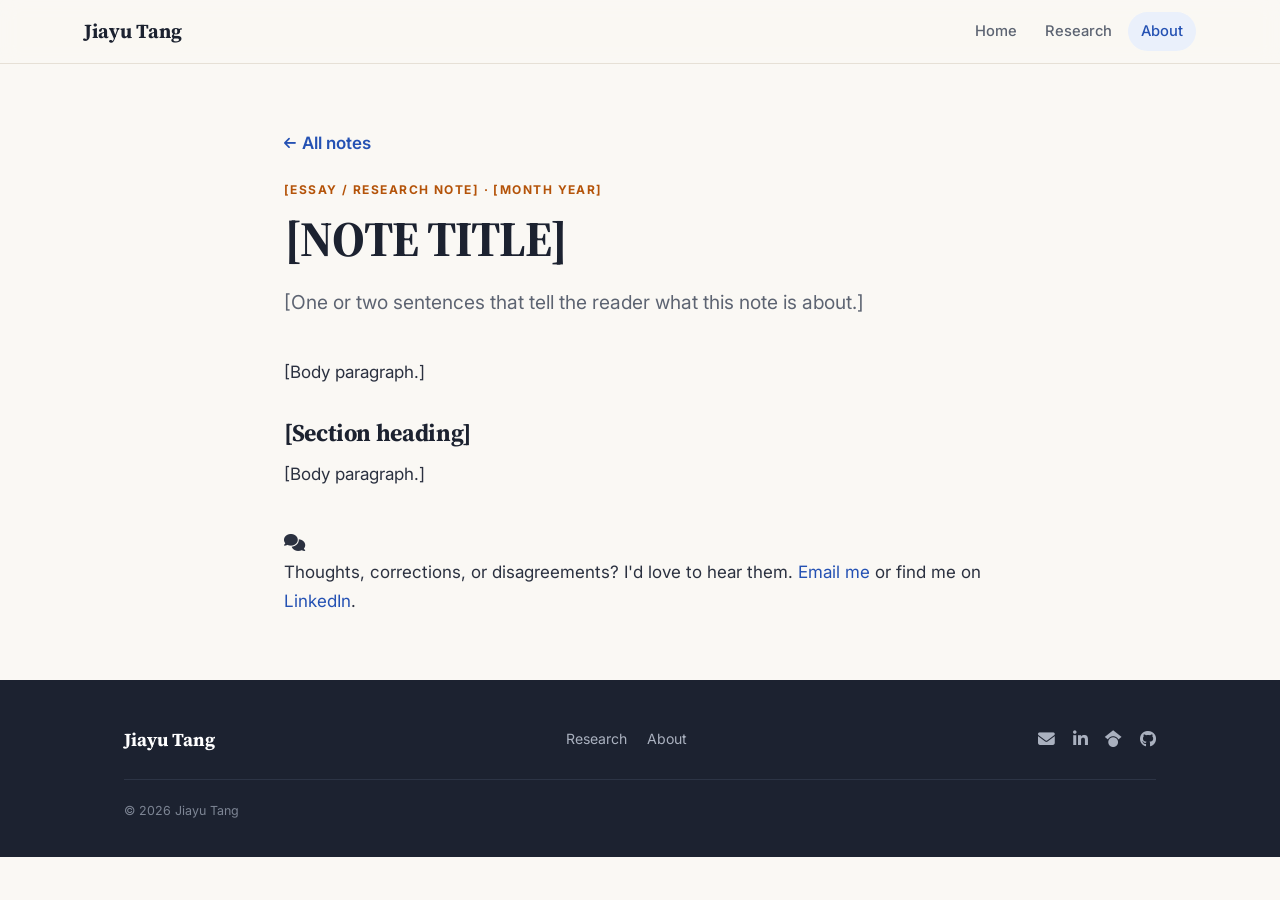
<file: notes/_template.html>
<!DOCTYPE html>
<!--
  NOTE TEMPLATE
  1. Copy this file to notes/<slug>.html (no leading underscore — files starting
     with "_" are not published by GitHub Pages).
  2. Replace every [BRACKETED] placeholder.
  3. On notes.html, turn the matching <article class="card note"> into
     <a class="card note" href="notes/<slug>.html"> and replace "In draft" with the date.
-->
<html lang="en">
<head>
  <meta charset="UTF-8">
  <meta name="viewport" content="width=device-width, initial-scale=1.0">
  <title>[NOTE TITLE] | Jiayu Tang</title>
  <meta name="description" content="[ONE-SENTENCE SUMMARY]">
  <meta name="author" content="Jiayu Tang">
  <meta name="robots" content="noindex, follow">
  <meta property="og:title" content="[NOTE TITLE]">
  <meta property="og:description" content="[ONE-SENTENCE SUMMARY]">
  <meta property="og:type" content="article">

  <link rel="icon" href="/favicon.ico?v=3" sizes="48x48">
  <link rel="icon" href="/assets/icons/favicon-96.png?v=3" type="image/png" sizes="96x96">
  <link rel="icon" href="/assets/icons/favicon-192.png?v=3" type="image/png" sizes="192x192">
  <link rel="apple-touch-icon" href="/assets/icons/apple-touch-icon.png?v=3">
  <link rel="preconnect" href="https://fonts.googleapis.com">
  <link rel="preconnect" href="https://fonts.gstatic.com" crossorigin>
  <link href="https://fonts.googleapis.com/css2?family=Inter:wght@400;500;600;700&family=Source+Serif+4:ital,opsz,wght@0,8..60,400;0,8..60,600;0,8..60,700;1,8..60,400&display=swap" rel="stylesheet">
  <link rel="stylesheet" href="https://cdnjs.cloudflare.com/ajax/libs/font-awesome/6.5.0/css/all.min.css" crossorigin="anonymous">
  <link rel="stylesheet" href="../style.css?v=20261110">
</head>
<body>
  <a class="skip-link" href="#main">Skip to content</a>

  <header class="site-header">
    <div class="nav-wrap">
      <a class="brand" href="../">
        <span class="brand-name">Jiayu Tang</span>
      </a>
      <button class="nav-toggle" id="navToggle" aria-label="Menu" aria-expanded="false" aria-controls="siteNav"><i class="fas fa-bars"></i></button>
      <nav class="site-nav" id="siteNav" aria-label="Main">
        <ul>
          <li><a href="../">Home</a></li>
          <li><a href="../research.html">Research</a></li>
          <li><a href="../notes.html" aria-current="page">About</a></li>
        </ul>
      </nav>
    </div>
  </header>

  <main id="main">
    <article>
      <header class="page-hero">
        <div class="wrap narrow">
          <p style="margin-bottom:1rem"><a class="text-link" href="../notes.html"><i class="fas fa-arrow-left"></i> All notes</a></p>
          <span class="eyebrow">[Essay / Research note] · [Month Year]</span>
          <h1>[NOTE TITLE]</h1>
          <p class="lede">[One or two sentences that tell the reader what this note is about.]</p>
        </div>
      </header>

      <div class="wrap narrow prose">
        <p>[Body paragraph.]</p>
        <h2 style="font-size:1.5rem;margin:2rem 0 0.75rem">[Section heading]</h2>
        <p>[Body paragraph.]</p>
      </div>

      <div class="wrap narrow">
        <div class="tip" style="margin-top:2.5rem">
          <i class="fas fa-comments"></i>
          <p>Thoughts, corrections, or disagreements? I'd love to hear them. <a href="mailto:jasper.tang859@gmail.com">Email me</a> or find me on <a href="https://www.linkedin.com/in/jiayu-tang-04597628a/" target="_blank" rel="noopener">LinkedIn</a>.</p>
        </div>
      </div>
    </article>
  </main>

  <footer class="site-footer">
    <div class="wrap">
      <div>
        <div class="footer-name">Jiayu Tang</div>
      </div>
      <nav class="footer-links" aria-label="Footer">
        <a href="../research.html">Research</a><a href="../notes.html">About</a>
      </nav>
      <div class="footer-social">
        <a href="mailto:jasper.tang859@gmail.com" aria-label="Email"><i class="fas fa-envelope"></i></a>
        <a href="https://www.linkedin.com/in/jiayu-tang-04597628a/" aria-label="LinkedIn" target="_blank" rel="noopener"><i class="fab fa-linkedin-in"></i></a>
        <a href="https://scholar.google.com/citations?user=CdDGp14AAAAJ&amp;hl=en" aria-label="Google Scholar" target="_blank" rel="noopener"><i class="fab fa-google-scholar"></i></a>
        <a href="https://github.com/jiayutang859" aria-label="GitHub" target="_blank" rel="noopener"><i class="fab fa-github"></i></a>
      </div>
      <p class="footer-note">© 2026 Jiayu Tang</p>
    </div>
  </footer>

  <button class="back-top" id="backTop" aria-label="Back to top"><i class="fas fa-arrow-up"></i></button>
  <script src="../script.js?v=20261001" defer></script>
  <!-- Visitor counts: GoatCounter (no cookies, no personal data, so no consent banner). Dashboard: https://jaspertang859.goatcounter.com -->
  <script data-goatcounter="https://jaspertang859.goatcounter.com/count"
          async src="https://gc.zgo.at/count.js"></script>
</body>
</html>
</file>
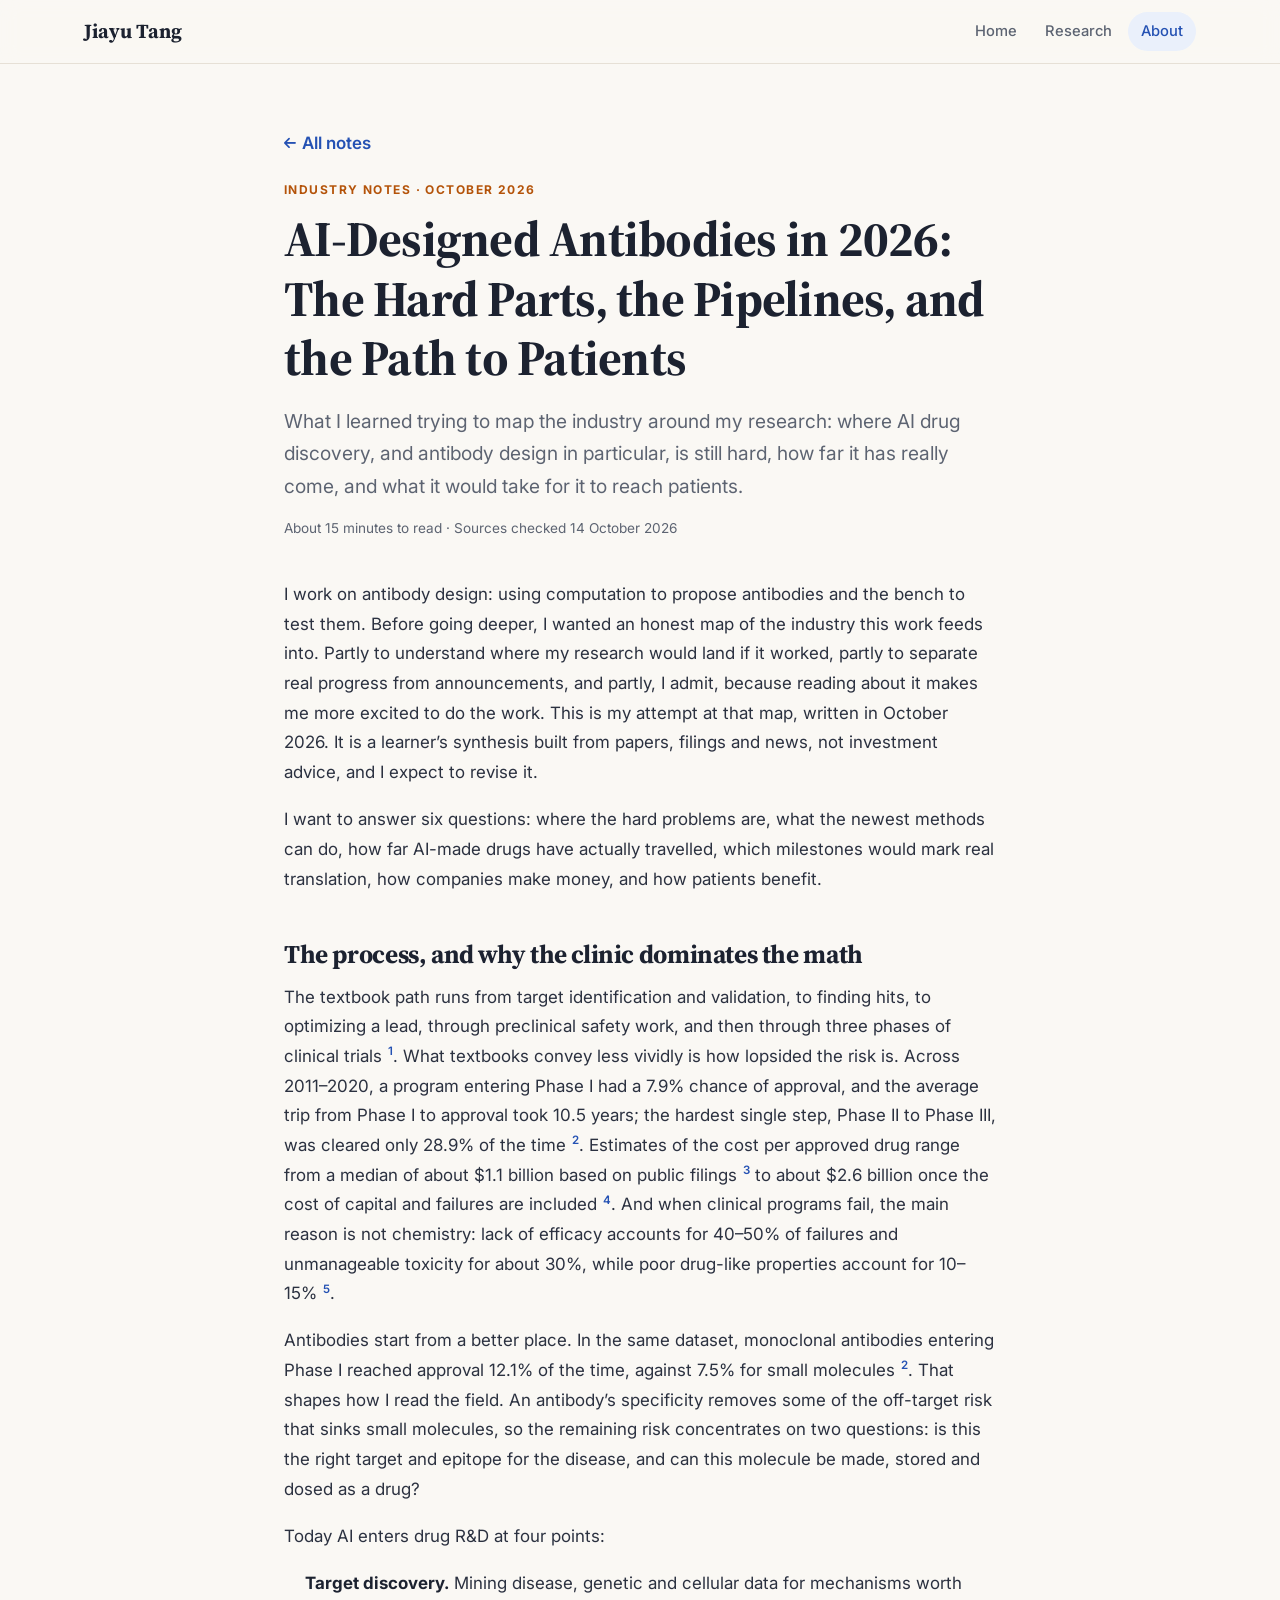
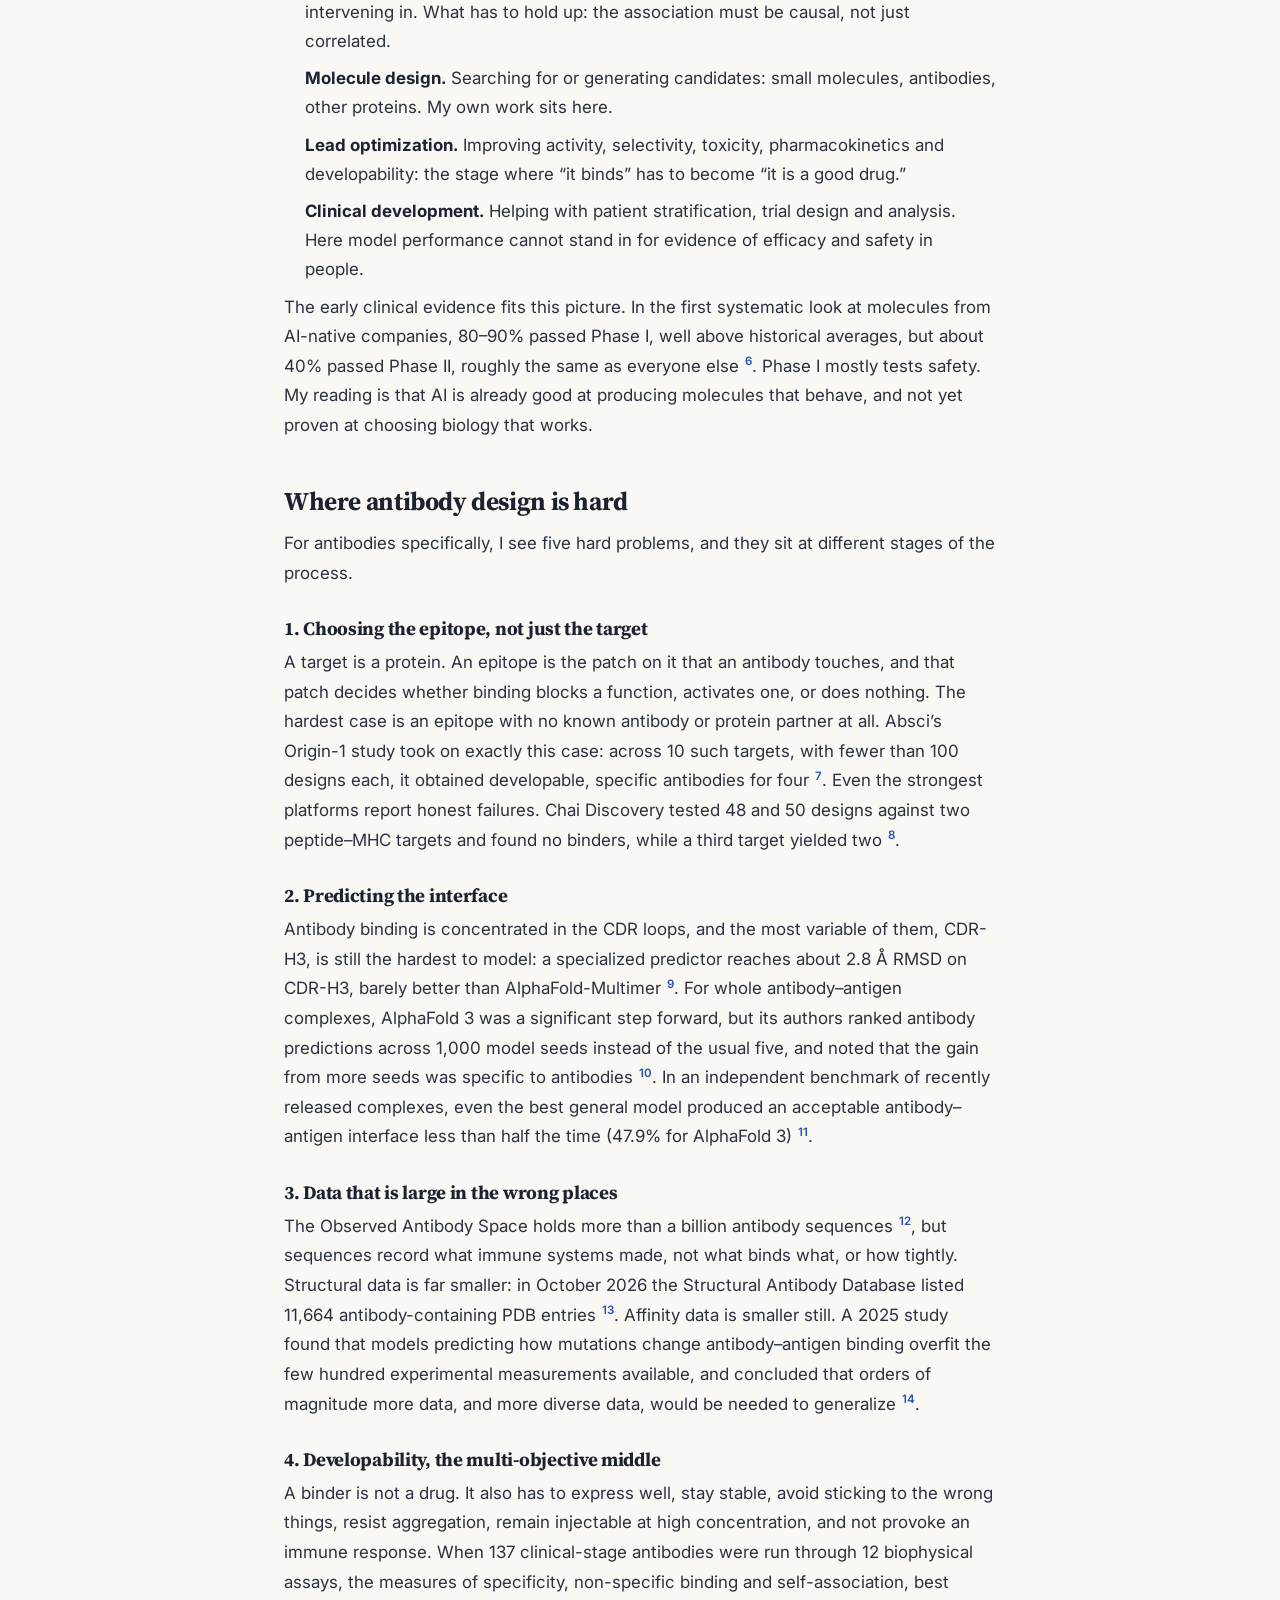
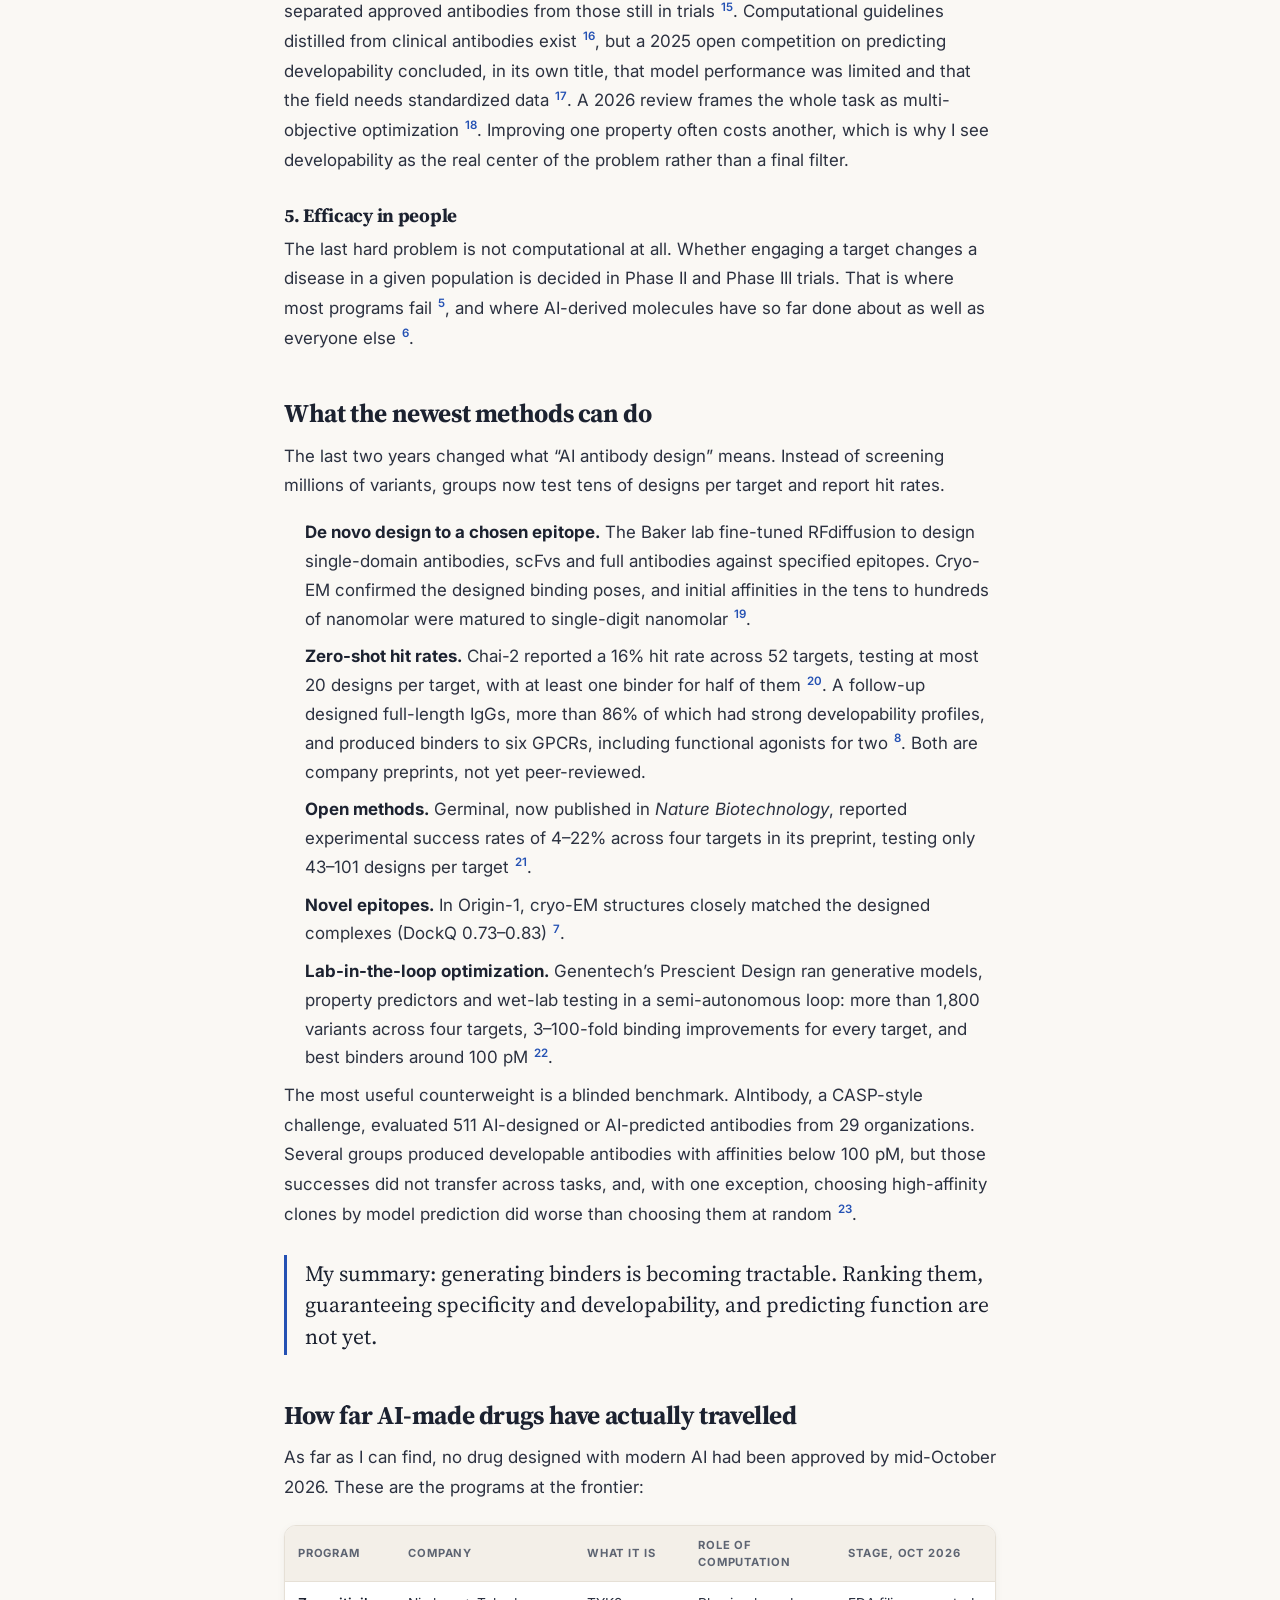
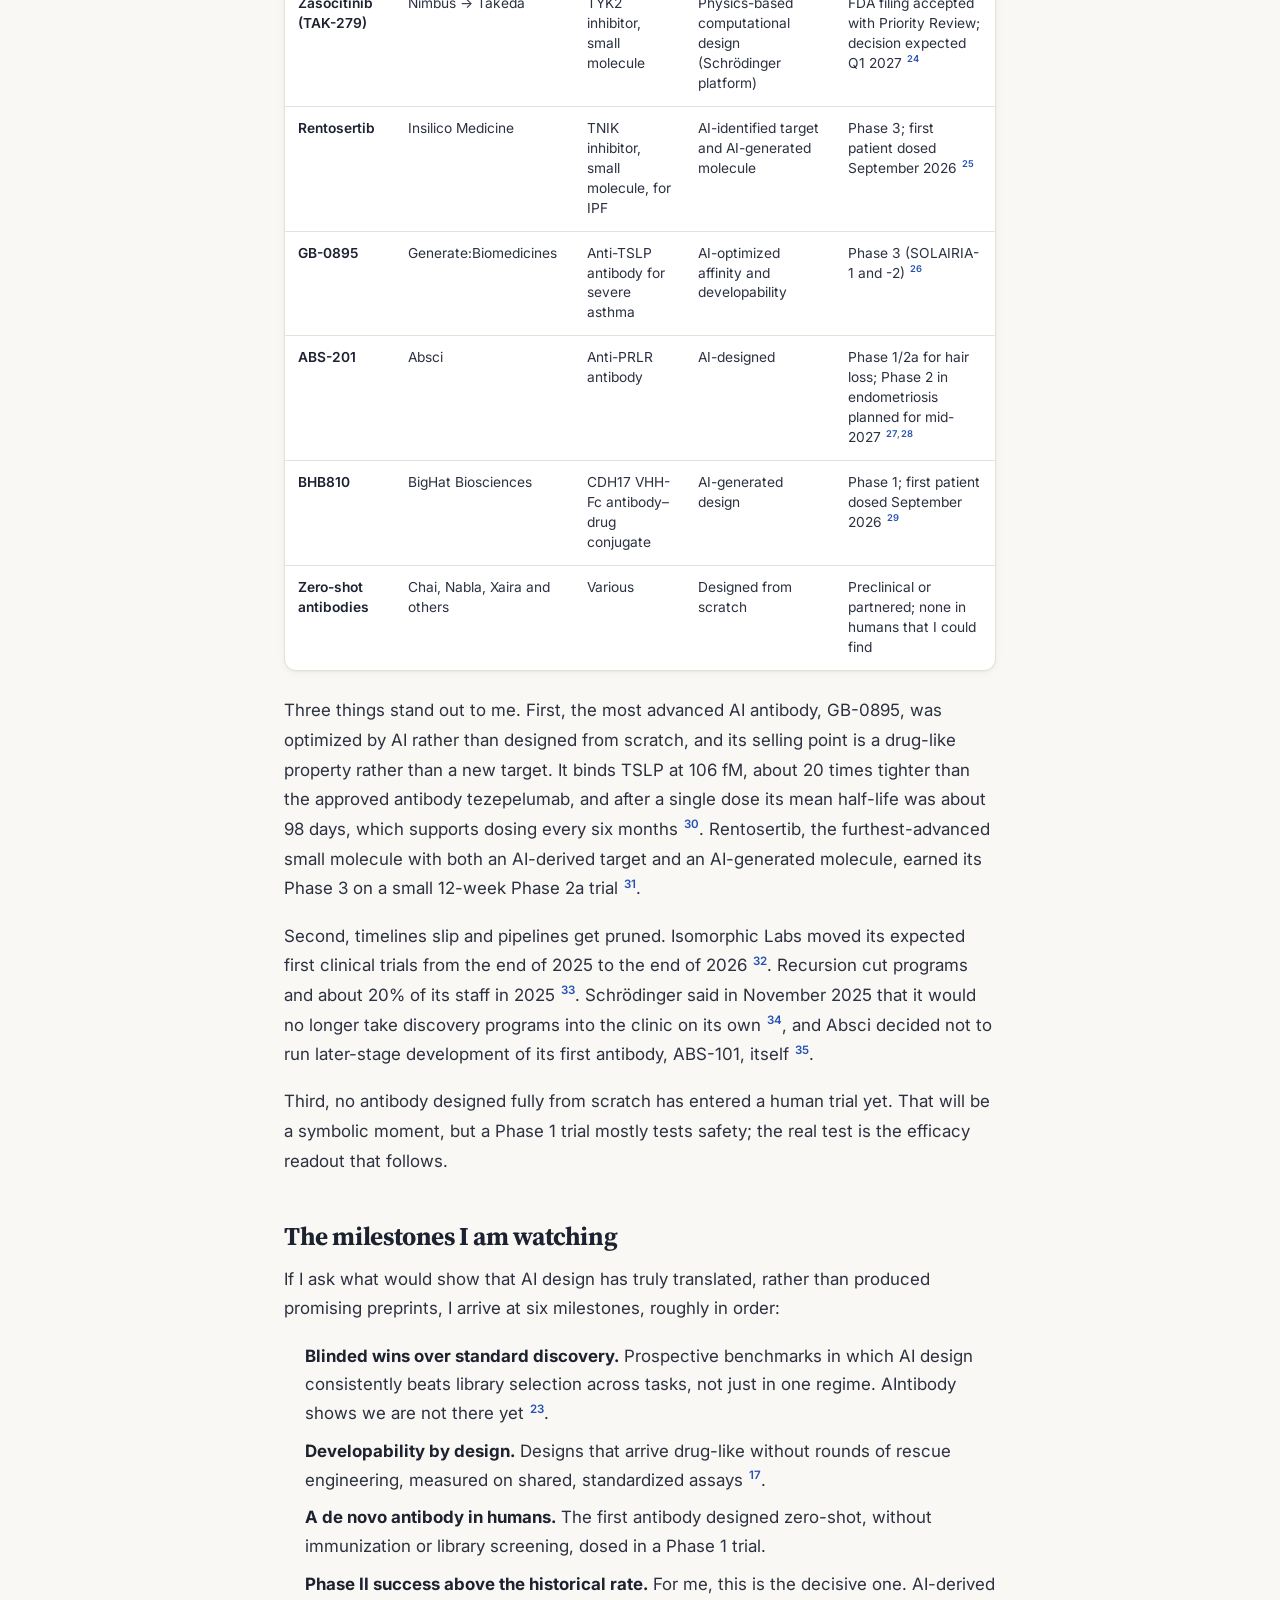
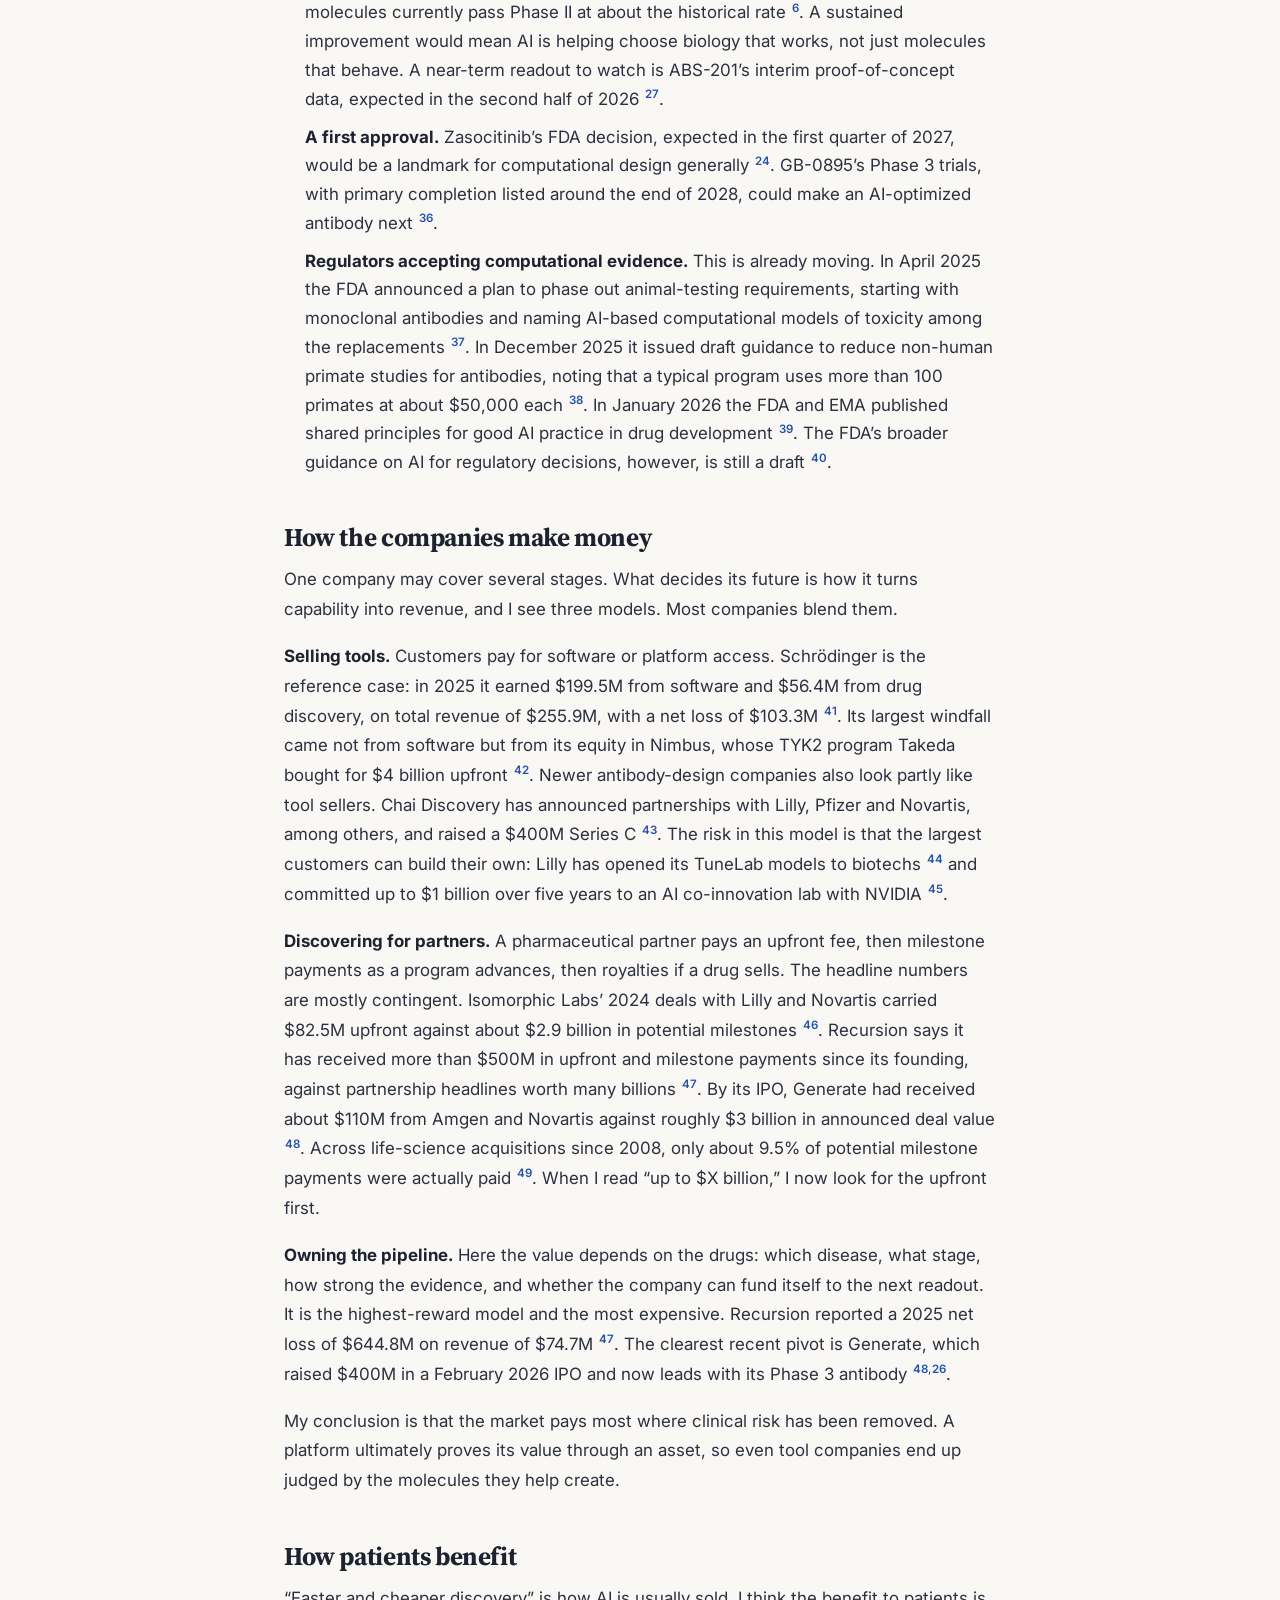
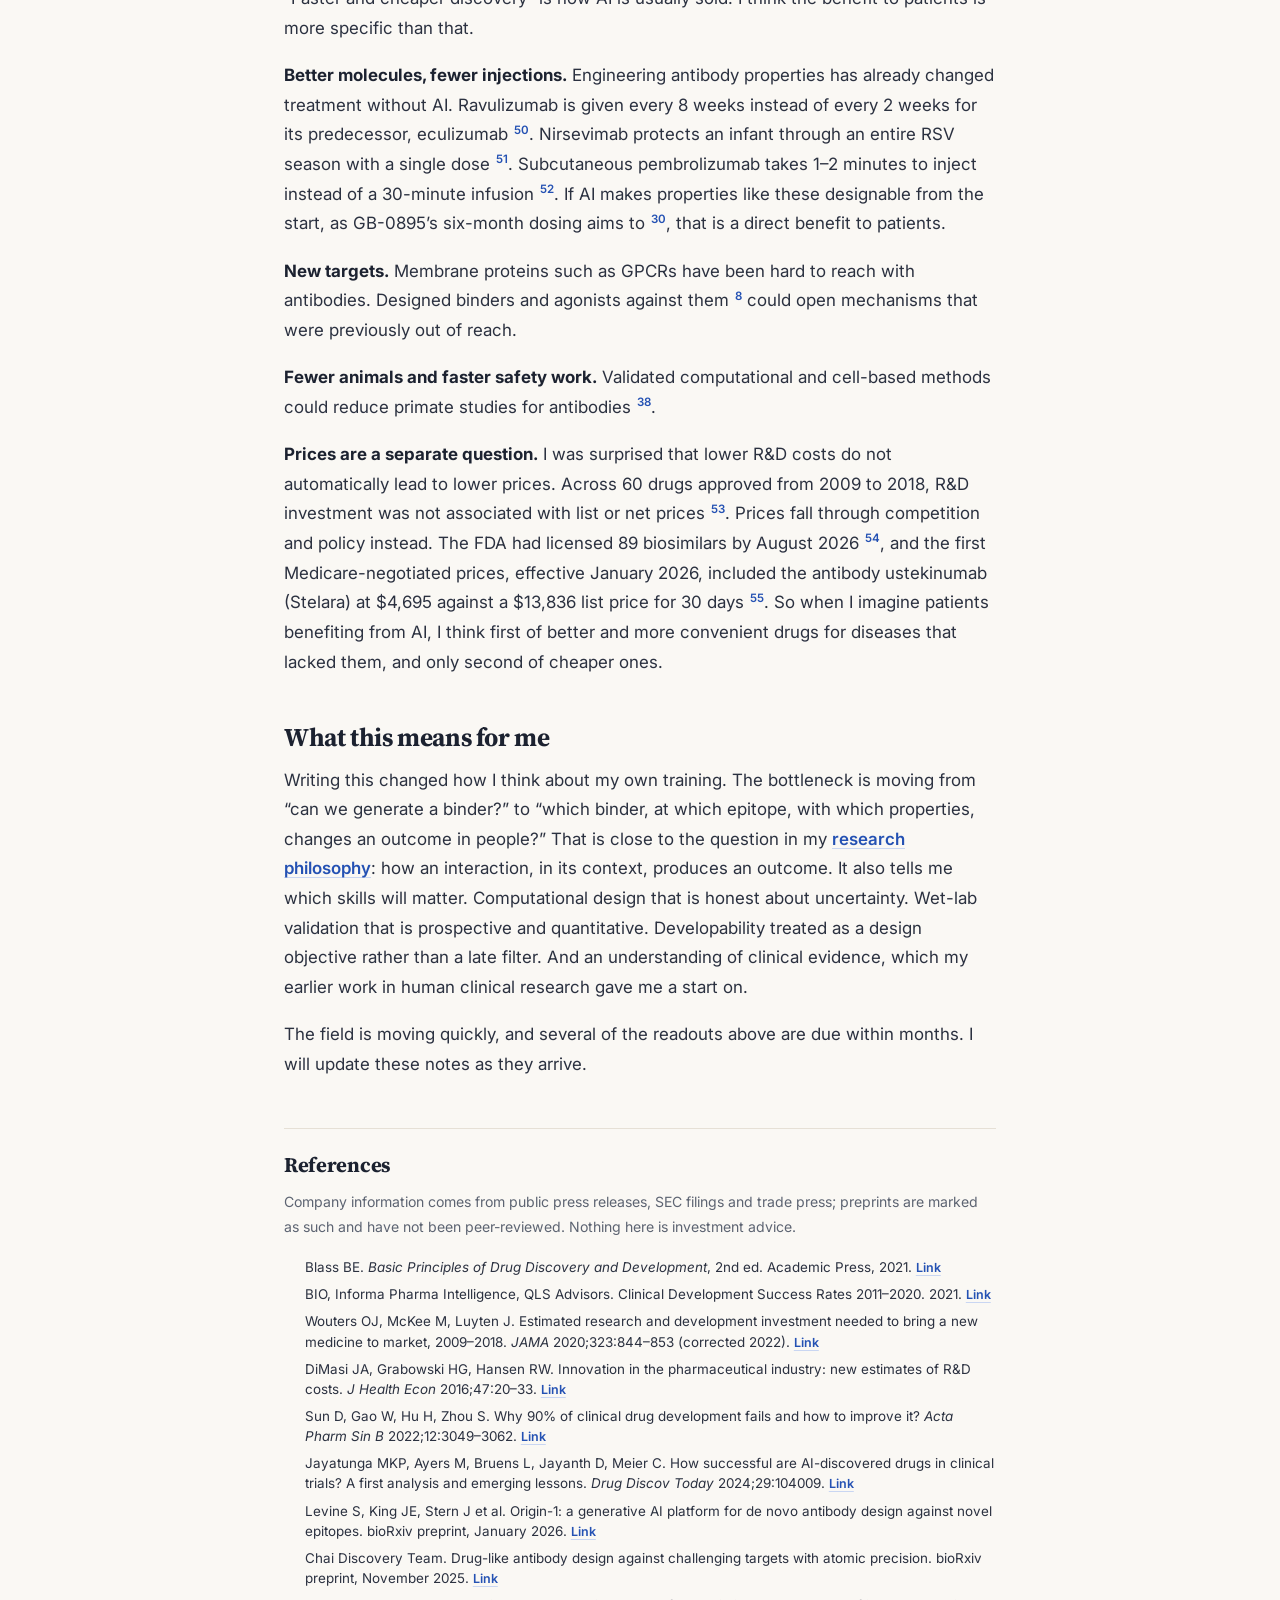
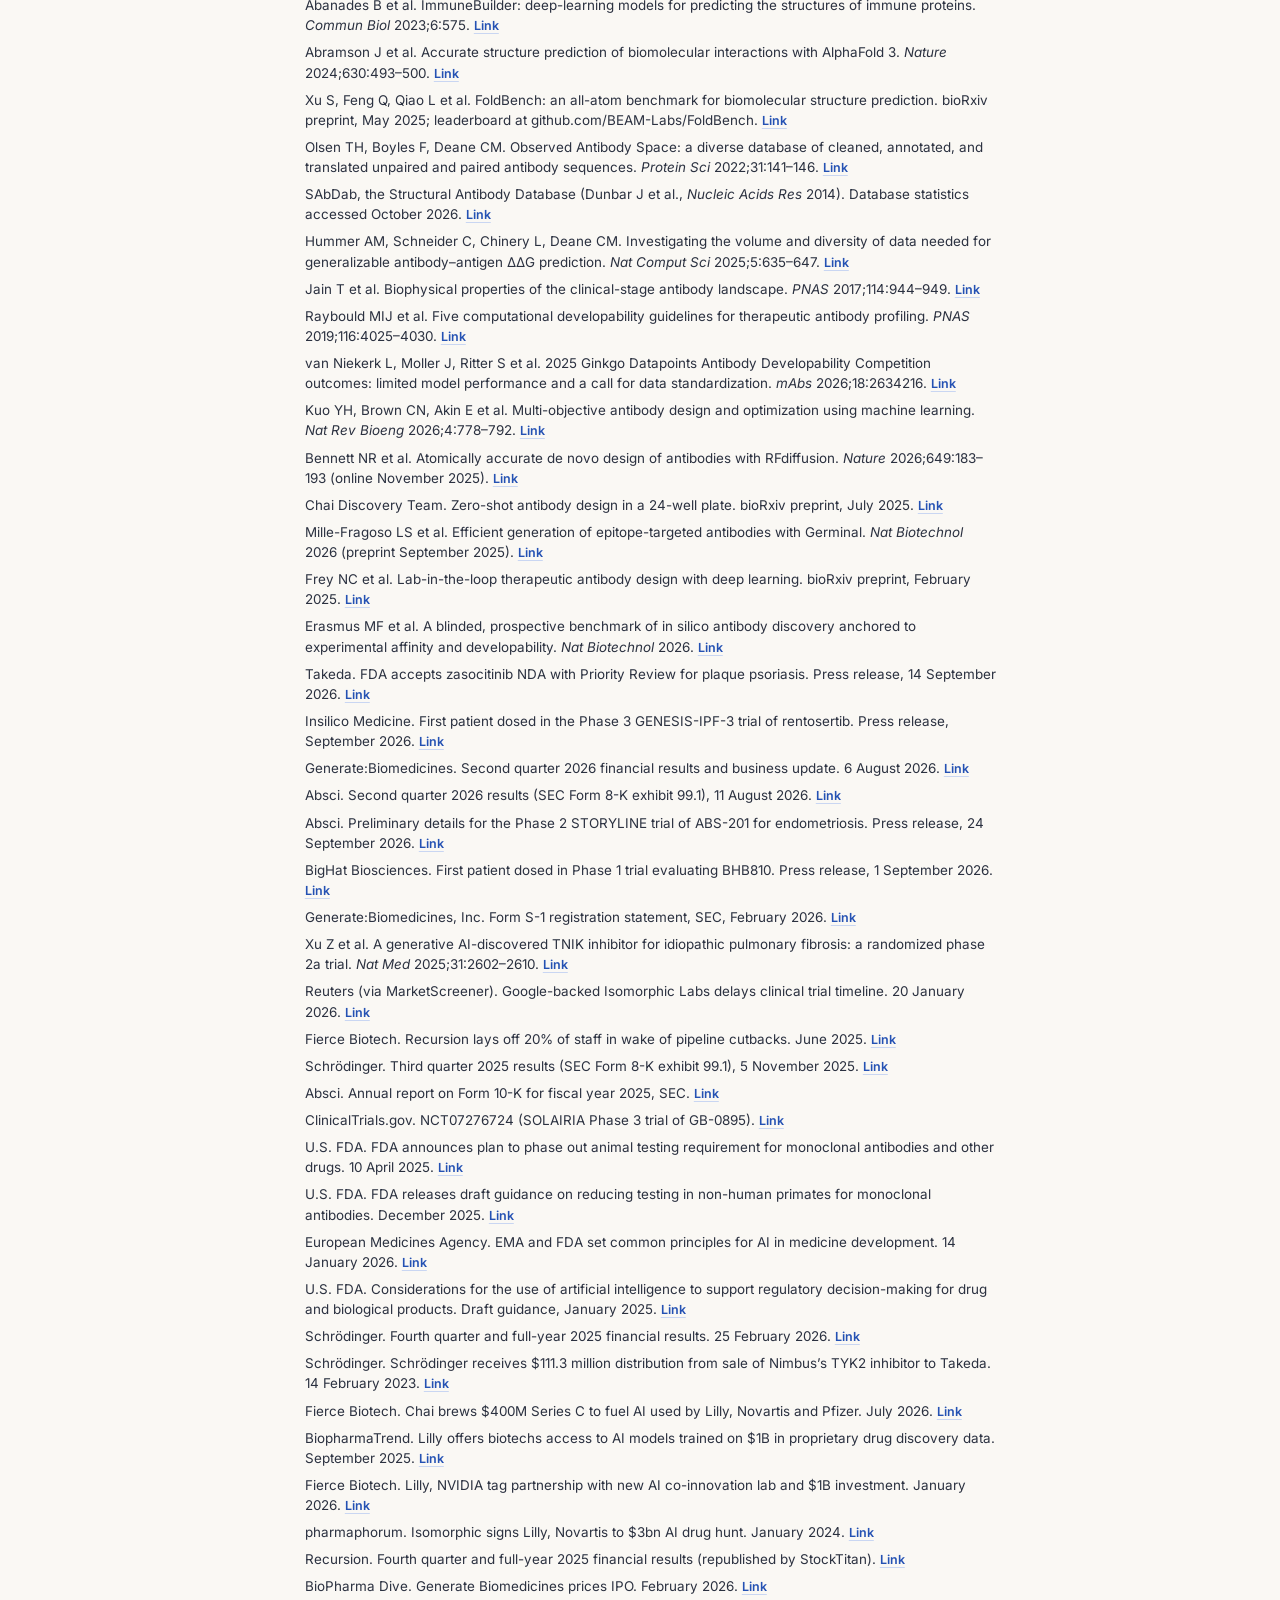
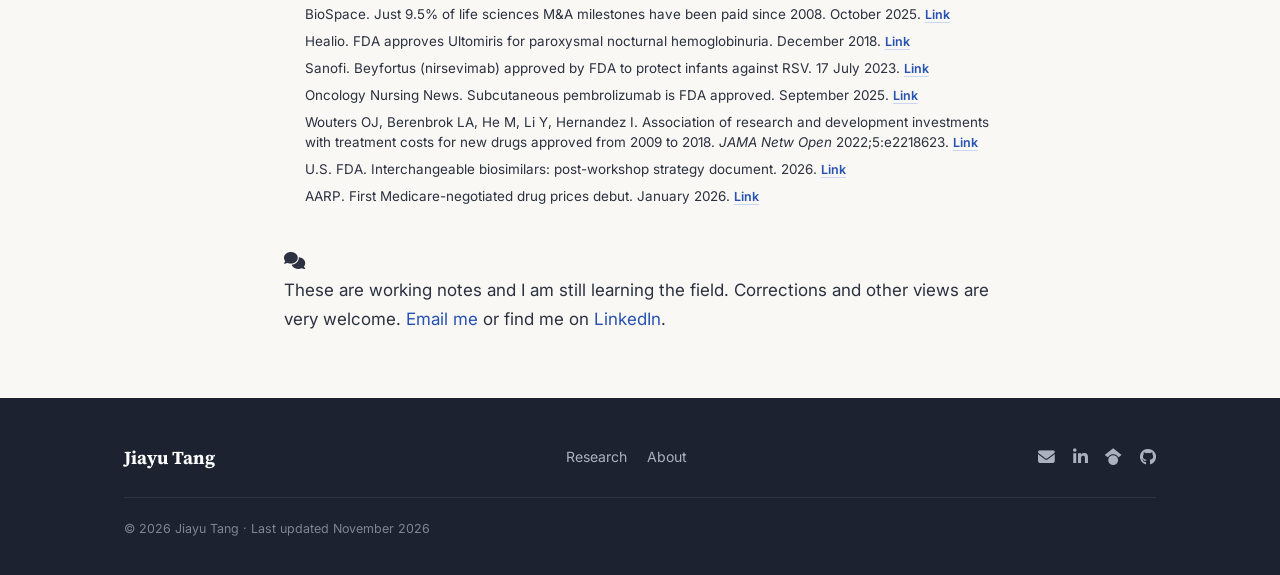
<file: notes/ai-drug-discovery.html>
<!DOCTYPE html>
<html lang="en">
<head>
  <meta charset="UTF-8">
  <meta name="viewport" content="width=device-width, initial-scale=1.0">
  <title>AI in Drug Discovery | Jiayu Tang</title>
  <meta name="description" content="My notes on AI in drug discovery and antibody design in 2026: where the hard problems are, what the newest methods can do, how far AI-made drugs have travelled, and how companies and patients benefit.">
  <meta name="author" content="Jiayu Tang">
  <meta name="robots" content="noindex, follow">
  <meta property="og:title" content="AI-Designed Antibodies in 2026: The Hard Parts, the Pipelines, and the Path to Patients">
  <meta property="og:description" content="My notes on AI in drug discovery and antibody design in 2026: where the hard problems are, what the newest methods can do, how far AI-made drugs have travelled, and how companies and patients benefit.">
  <meta property="og:type" content="article">
  <meta property="og:url" content="https://jiayutang859.github.io/notes/ai-drug-discovery.html">
  <link rel="canonical" href="https://jiayutang859.github.io/notes/ai-drug-discovery.html">

  <link rel="icon" href="/favicon.ico?v=3" sizes="48x48">
  <link rel="icon" href="/assets/icons/favicon-96.png?v=3" type="image/png" sizes="96x96">
  <link rel="icon" href="/assets/icons/favicon-192.png?v=3" type="image/png" sizes="192x192">
  <link rel="apple-touch-icon" href="/assets/icons/apple-touch-icon.png?v=3">
  <link rel="preconnect" href="https://fonts.googleapis.com">
  <link rel="preconnect" href="https://fonts.gstatic.com" crossorigin>
  <link href="https://fonts.googleapis.com/css2?family=Inter:wght@400;500;600;700&family=Source+Serif+4:ital,opsz,wght@0,8..60,400;0,8..60,600;0,8..60,700;1,8..60,400&display=swap" rel="stylesheet">
  <link rel="stylesheet" href="https://cdnjs.cloudflare.com/ajax/libs/font-awesome/6.5.0/css/all.min.css" crossorigin="anonymous">
  <link rel="stylesheet" href="../style.css?v=20261110">
</head>
<body>
  <a class="skip-link" href="#main">Skip to content</a>

  <header class="site-header">
    <div class="nav-wrap">
      <a class="brand" href="../">
        <span class="brand-name">Jiayu Tang</span>
      </a>
      <button class="nav-toggle" id="navToggle" aria-label="Menu" aria-expanded="false" aria-controls="siteNav"><i class="fas fa-bars"></i></button>
      <nav class="site-nav" id="siteNav" aria-label="Main">
        <ul>
          <li><a href="../">Home</a></li>
          <li><a href="../research.html">Research</a></li>
          <li><a href="../notes.html" aria-current="page">About</a></li>
        </ul>
      </nav>
    </div>
  </header>

  <main id="main">
    <article>
      <header class="page-hero">
        <div class="wrap narrow">
          <p style="margin-bottom:1rem"><a class="text-link" href="../notes.html#thoughts"><i class="fas fa-arrow-left"></i> All notes</a></p>
          <span class="eyebrow">Industry notes · October 2026</span>
          <h1>AI-Designed Antibodies in 2026: The Hard Parts, the Pipelines, and the Path to Patients</h1>
          <p class="lede">What I learned trying to map the industry around my research: where AI drug discovery, and antibody design in particular, is still hard, how far it has really come, and what it would take for it to reach patients.</p>
          <p class="blog-meta">About 15 minutes to read · Sources checked 14 October 2026</p>
        </div>
      </header>

      <div class="wrap narrow prose note-prose blog">

<p>I work on antibody design: using computation to propose antibodies and the bench to test them. Before going deeper, I wanted an honest map of the industry this work feeds into. Partly to understand where my research would land if it worked, partly to separate real progress from announcements, and partly, I admit, because reading about it makes me more excited to do the work. This is my attempt at that map, written in October 2026. It is a learner&rsquo;s synthesis built from papers, filings and news, not investment advice, and I expect to revise it.</p>
<p>I want to answer six questions: where the hard problems are, what the newest methods can do, how far AI-made drugs have actually travelled, which milestones would mark real translation, how companies make money, and how patients benefit.</p>

<h2 id="process">The process, and why the clinic dominates the math</h2>
<p>The textbook path runs from target identification and validation, to finding hits, to optimizing a lead, through preclinical safety work, and then through three phases of clinical trials <sup class="cite"><a href="#ref-1" id="c-blass-1">1</a></sup>. What textbooks convey less vividly is how lopsided the risk is. Across 2011&ndash;2020, a program entering Phase I had a 7.9% chance of approval, and the average trip from Phase I to approval took 10.5 years; the hardest single step, Phase II to Phase III, was cleared only 28.9% of the time <sup class="cite"><a href="#ref-2" id="c-bio-2">2</a></sup>. Estimates of the cost per approved drug range from a median of about $1.1 billion based on public filings <sup class="cite"><a href="#ref-3" id="c-wouters2020-3">3</a></sup> to about $2.6 billion once the cost of capital and failures are included <sup class="cite"><a href="#ref-4" id="c-dimasi-4">4</a></sup>. And when clinical programs fail, the main reason is not chemistry: lack of efficacy accounts for 40&ndash;50% of failures and unmanageable toxicity for about 30%, while poor drug-like properties account for 10&ndash;15% <sup class="cite"><a href="#ref-5" id="c-sun-5">5</a></sup>.</p>
<p>Antibodies start from a better place. In the same dataset, monoclonal antibodies entering Phase I reached approval 12.1% of the time, against 7.5% for small molecules <sup class="cite"><a href="#ref-2" id="c-bio-2">2</a></sup>. That shapes how I read the field. An antibody&rsquo;s specificity removes some of the off-target risk that sinks small molecules, so the remaining risk concentrates on two questions: is this the right target and epitope for the disease, and can this molecule be made, stored and dosed as a drug?</p>
<p>Today AI enters drug R&amp;D at four points:</p>
<ul>
  <li><strong>Target discovery.</strong> Mining disease, genetic and cellular data for mechanisms worth intervening in. What has to hold up: the association must be causal, not just correlated.</li>
  <li><strong>Molecule design.</strong> Searching for or generating candidates: small molecules, antibodies, other proteins. My own work sits here.</li>
  <li><strong>Lead optimization.</strong> Improving activity, selectivity, toxicity, pharmacokinetics and developability: the stage where &ldquo;it binds&rdquo; has to become &ldquo;it is a good drug.&rdquo;</li>
  <li><strong>Clinical development.</strong> Helping with patient stratification, trial design and analysis. Here model performance cannot stand in for evidence of efficacy and safety in people.</li>
</ul>
<p>The early clinical evidence fits this picture. In the first systematic look at molecules from AI-native companies, 80&ndash;90% passed Phase I, well above historical averages, but about 40% passed Phase II, roughly the same as everyone else <sup class="cite"><a href="#ref-6" id="c-jayatunga-6">6</a></sup>. Phase I mostly tests safety. My reading is that AI is already good at producing molecules that behave, and not yet proven at choosing biology that works.</p>

<h2 id="hard">Where antibody design is hard</h2>
<p>For antibodies specifically, I see five hard problems, and they sit at different stages of the process.</p>

<h3>1. Choosing the epitope, not just the target</h3>
<p>A target is a protein. An epitope is the patch on it that an antibody touches, and that patch decides whether binding blocks a function, activates one, or does nothing. The hardest case is an epitope with no known antibody or protein partner at all. Absci&rsquo;s Origin-1 study took on exactly this case: across 10 such targets, with fewer than 100 designs each, it obtained developable, specific antibodies for four <sup class="cite"><a href="#ref-7" id="c-origin1-7">7</a></sup>. Even the strongest platforms report honest failures. Chai Discovery tested 48 and 50 designs against two peptide&ndash;MHC targets and found no binders, while a third target yielded two <sup class="cite"><a href="#ref-8" id="c-chai2b-8">8</a></sup>.</p>

<h3>2. Predicting the interface</h3>
<p>Antibody binding is concentrated in the CDR loops, and the most variable of them, CDR-H3, is still the hardest to model: a specialized predictor reaches about 2.8&nbsp;&Aring; RMSD on CDR-H3, barely better than AlphaFold-Multimer <sup class="cite"><a href="#ref-9" id="c-immunebuilder-9">9</a></sup>. For whole antibody&ndash;antigen complexes, AlphaFold&nbsp;3 was a significant step forward, but its authors ranked antibody predictions across 1,000 model seeds instead of the usual five, and noted that the gain from more seeds was specific to antibodies <sup class="cite"><a href="#ref-10" id="c-af3-10">10</a></sup>. In an independent benchmark of recently released complexes, even the best general model produced an acceptable antibody&ndash;antigen interface less than half the time (47.9% for AlphaFold&nbsp;3) <sup class="cite"><a href="#ref-11" id="c-foldbench-11">11</a></sup>.</p>

<h3>3. Data that is large in the wrong places</h3>
<p>The Observed Antibody Space holds more than a billion antibody sequences <sup class="cite"><a href="#ref-12" id="c-oas-12">12</a></sup>, but sequences record what immune systems made, not what binds what, or how tightly. Structural data is far smaller: in October 2026 the Structural Antibody Database listed 11,664 antibody-containing PDB entries <sup class="cite"><a href="#ref-13" id="c-sabdab-13">13</a></sup>. Affinity data is smaller still. A 2025 study found that models predicting how mutations change antibody&ndash;antigen binding overfit the few hundred experimental measurements available, and concluded that orders of magnitude more data, and more diverse data, would be needed to generalize <sup class="cite"><a href="#ref-14" id="c-hummer-14">14</a></sup>.</p>

<h3>4. Developability, the multi-objective middle</h3>
<p>A binder is not a drug. It also has to express well, stay stable, avoid sticking to the wrong things, resist aggregation, remain injectable at high concentration, and not provoke an immune response. When 137 clinical-stage antibodies were run through 12 biophysical assays, the measures of specificity, non-specific binding and self-association, best separated approved antibodies from those still in trials <sup class="cite"><a href="#ref-15" id="c-jain-15">15</a></sup>. Computational guidelines distilled from clinical antibodies exist <sup class="cite"><a href="#ref-16" id="c-tap-16">16</a></sup>, but a 2025 open competition on predicting developability concluded, in its own title, that model performance was limited and that the field needs standardized data <sup class="cite"><a href="#ref-17" id="c-ginkgo-17">17</a></sup>. A 2026 review frames the whole task as multi-objective optimization <sup class="cite"><a href="#ref-18" id="c-kuo-18">18</a></sup>. Improving one property often costs another, which is why I see developability as the real center of the problem rather than a final filter.</p>

<h3>5. Efficacy in people</h3>
<p>The last hard problem is not computational at all. Whether engaging a target changes a disease in a given population is decided in Phase II and Phase III trials. That is where most programs fail <sup class="cite"><a href="#ref-5" id="c-sun-5">5</a></sup>, and where AI-derived molecules have so far done about as well as everyone else <sup class="cite"><a href="#ref-6" id="c-jayatunga-6">6</a></sup>.</p>

<h2 id="methods">What the newest methods can do</h2>
<p>The last two years changed what &ldquo;AI antibody design&rdquo; means. Instead of screening millions of variants, groups now test tens of designs per target and report hit rates.</p>
<ul>
  <li><strong>De novo design to a chosen epitope.</strong> The Baker lab fine-tuned RFdiffusion to design single-domain antibodies, scFvs and full antibodies against specified epitopes. Cryo-EM confirmed the designed binding poses, and initial affinities in the tens to hundreds of nanomolar were matured to single-digit nanomolar <sup class="cite"><a href="#ref-19" id="c-rfab-19">19</a></sup>.</li>
  <li><strong>Zero-shot hit rates.</strong> Chai-2 reported a 16% hit rate across 52 targets, testing at most 20 designs per target, with at least one binder for half of them <sup class="cite"><a href="#ref-20" id="c-chai2a-20">20</a></sup>. A follow-up designed full-length IgGs, more than 86% of which had strong developability profiles, and produced binders to six GPCRs, including functional agonists for two <sup class="cite"><a href="#ref-8" id="c-chai2b-8">8</a></sup>. Both are company preprints, not yet peer-reviewed.</li>
  <li><strong>Open methods.</strong> Germinal, now published in <em>Nature Biotechnology</em>, reported experimental success rates of 4&ndash;22% across four targets in its preprint, testing only 43&ndash;101 designs per target <sup class="cite"><a href="#ref-21" id="c-germinal-21">21</a></sup>.</li>
  <li><strong>Novel epitopes.</strong> In Origin-1, cryo-EM structures closely matched the designed complexes (DockQ 0.73&ndash;0.83) <sup class="cite"><a href="#ref-7" id="c-origin1-7">7</a></sup>.</li>
  <li><strong>Lab-in-the-loop optimization.</strong> Genentech&rsquo;s Prescient Design ran generative models, property predictors and wet-lab testing in a semi-autonomous loop: more than 1,800 variants across four targets, 3&ndash;100-fold binding improvements for every target, and best binders around 100&nbsp;pM <sup class="cite"><a href="#ref-22" id="c-litl-22">22</a></sup>.</li>
</ul>
<p>The most useful counterweight is a blinded benchmark. AIntibody, a CASP-style challenge, evaluated 511 AI-designed or AI-predicted antibodies from 29 organizations. Several groups produced developable antibodies with affinities below 100&nbsp;pM, but those successes did not transfer across tasks, and, with one exception, choosing high-affinity clones by model prediction did worse than choosing them at random <sup class="cite"><a href="#ref-23" id="c-aintibody-23">23</a></sup>.</p>
<p class="pull">My summary: generating binders is becoming tractable. Ranking them, guaranteeing specificity and developability, and predicting function are not yet.</p>

<h2 id="pipelines">How far AI-made drugs have actually travelled</h2>
<p>As far as I can find, no drug designed with modern AI had been approved by mid-October 2026. These are the programs at the frontier:</p>
<div class="blog-table-wrap">
<table class="blog-table">
  <thead><tr><th>Program</th><th>Company</th><th>What it is</th><th>Role of computation</th><th>Stage, Oct 2026</th></tr></thead>
  <tbody>
    <tr><td>Zasocitinib (TAK-279)</td><td>Nimbus &rarr; Takeda</td><td>TYK2 inhibitor, small molecule</td><td>Physics-based computational design (Schr&ouml;dinger platform)</td><td>FDA filing accepted with Priority Review; decision expected Q1 2027 <sup class="cite"><a href="#ref-24" id="c-zaso-24">24</a></sup></td></tr>
    <tr><td>Rentosertib</td><td>Insilico Medicine</td><td>TNIK inhibitor, small molecule, for IPF</td><td>AI-identified target and AI-generated molecule</td><td>Phase 3; first patient dosed September 2026 <sup class="cite"><a href="#ref-25" id="c-insilico-25">25</a></sup></td></tr>
    <tr><td>GB-0895</td><td>Generate:Biomedicines</td><td>Anti-TSLP antibody for severe asthma</td><td>AI-optimized affinity and developability</td><td>Phase 3 (SOLAIRIA-1 and -2) <sup class="cite"><a href="#ref-26" id="c-gen_q2-26">26</a></sup></td></tr>
    <tr><td>ABS-201</td><td>Absci</td><td>Anti-PRLR antibody</td><td>AI-designed</td><td>Phase 1/2a for hair loss; Phase 2 in endometriosis planned for mid-2027 <sup class="cite"><a href="#ref-27" id="c-absci_q2-27">27</a>,</sup><sup class="cite"><a href="#ref-28" id="c-absci_endo-28">28</a></sup></td></tr>
    <tr><td>BHB810</td><td>BigHat Biosciences</td><td>CDH17 VHH-Fc antibody&ndash;drug conjugate</td><td>AI-generated design</td><td>Phase 1; first patient dosed September 2026 <sup class="cite"><a href="#ref-29" id="c-bighat-29">29</a></sup></td></tr>
    <tr><td>Zero-shot antibodies</td><td>Chai, Nabla, Xaira and others</td><td>Various</td><td>Designed from scratch</td><td>Preclinical or partnered; none in humans that I could find</td></tr>
  </tbody>
</table>
</div>
<p>Three things stand out to me. First, the most advanced AI antibody, GB-0895, was optimized by AI rather than designed from scratch, and its selling point is a drug-like property rather than a new target. It binds TSLP at 106&nbsp;fM, about 20 times tighter than the approved antibody tezepelumab, and after a single dose its mean half-life was about 98 days, which supports dosing every six months <sup class="cite"><a href="#ref-30" id="c-gen_s1-30">30</a></sup>. Rentosertib, the furthest-advanced small molecule with both an AI-derived target and an AI-generated molecule, earned its Phase 3 on a small 12-week Phase 2a trial <sup class="cite"><a href="#ref-31" id="c-insilico_p2-31">31</a></sup>.</p>
<p>Second, timelines slip and pipelines get pruned. Isomorphic Labs moved its expected first clinical trials from the end of 2025 to the end of 2026 <sup class="cite"><a href="#ref-32" id="c-iso_delay-32">32</a></sup>. Recursion cut programs and about 20% of its staff in 2025 <sup class="cite"><a href="#ref-33" id="c-rec_cut-33">33</a></sup>. Schr&ouml;dinger said in November 2025 that it would no longer take discovery programs into the clinic on its own <sup class="cite"><a href="#ref-34" id="c-sdgr_q3-34">34</a></sup>, and Absci decided not to run later-stage development of its first antibody, ABS-101, itself <sup class="cite"><a href="#ref-35" id="c-absci_10k-35">35</a></sup>.</p>
<p>Third, no antibody designed fully from scratch has entered a human trial yet. That will be a symbolic moment, but a Phase 1 trial mostly tests safety; the real test is the efficacy readout that follows.</p>

<h2 id="milestones">The milestones I am watching</h2>
<p>If I ask what would show that AI design has truly translated, rather than produced promising preprints, I arrive at six milestones, roughly in order:</p>
<ol>
  <li><strong>Blinded wins over standard discovery.</strong> Prospective benchmarks in which AI design consistently beats library selection across tasks, not just in one regime. AIntibody shows we are not there yet <sup class="cite"><a href="#ref-23" id="c-aintibody-23">23</a></sup>.</li>
  <li><strong>Developability by design.</strong> Designs that arrive drug-like without rounds of rescue engineering, measured on shared, standardized assays <sup class="cite"><a href="#ref-17" id="c-ginkgo-17">17</a></sup>.</li>
  <li><strong>A de novo antibody in humans.</strong> The first antibody designed zero-shot, without immunization or library screening, dosed in a Phase 1 trial.</li>
  <li><strong>Phase II success above the historical rate.</strong> For me, this is the decisive one. AI-derived molecules currently pass Phase II at about the historical rate <sup class="cite"><a href="#ref-6" id="c-jayatunga-6">6</a></sup>. A sustained improvement would mean AI is helping choose biology that works, not just molecules that behave. A near-term readout to watch is ABS-201&rsquo;s interim proof-of-concept data, expected in the second half of 2026 <sup class="cite"><a href="#ref-27" id="c-absci_q2-27">27</a></sup>.</li>
  <li><strong>A first approval.</strong> Zasocitinib&rsquo;s FDA decision, expected in the first quarter of 2027, would be a landmark for computational design generally <sup class="cite"><a href="#ref-24" id="c-zaso-24">24</a></sup>. GB-0895&rsquo;s Phase 3 trials, with primary completion listed around the end of 2028, could make an AI-optimized antibody next <sup class="cite"><a href="#ref-36" id="c-gb_ct-36">36</a></sup>.</li>
  <li><strong>Regulators accepting computational evidence.</strong> This is already moving. In April 2025 the FDA announced a plan to phase out animal-testing requirements, starting with monoclonal antibodies and naming AI-based computational models of toxicity among the replacements <sup class="cite"><a href="#ref-37" id="c-fda_animal-37">37</a></sup>. In December 2025 it issued draft guidance to reduce non-human primate studies for antibodies, noting that a typical program uses more than 100 primates at about $50,000 each <sup class="cite"><a href="#ref-38" id="c-fda_nhp-38">38</a></sup>. In January 2026 the FDA and EMA published shared principles for good AI practice in drug development <sup class="cite"><a href="#ref-39" id="c-fda_ema-39">39</a></sup>. The FDA&rsquo;s broader guidance on AI for regulatory decisions, however, is still a draft <sup class="cite"><a href="#ref-40" id="c-fda_ai-40">40</a></sup>.</li>
</ol>

<h2 id="money">How the companies make money</h2>
<p>One company may cover several stages. What decides its future is how it turns capability into revenue, and I see three models. Most companies blend them.</p>
<p><strong>Selling tools.</strong> Customers pay for software or platform access. Schr&ouml;dinger is the reference case: in 2025 it earned $199.5M from software and $56.4M from drug discovery, on total revenue of $255.9M, with a net loss of $103.3M <sup class="cite"><a href="#ref-41" id="c-sdgr_fy-41">41</a></sup>. Its largest windfall came not from software but from its equity in Nimbus, whose TYK2 program Takeda bought for $4 billion upfront <sup class="cite"><a href="#ref-42" id="c-sdgr_nimbus-42">42</a></sup>. Newer antibody-design companies also look partly like tool sellers. Chai Discovery has announced partnerships with Lilly, Pfizer and Novartis, among others, and raised a $400M Series C <sup class="cite"><a href="#ref-43" id="c-chai_c-43">43</a></sup>. The risk in this model is that the largest customers can build their own: Lilly has opened its TuneLab models to biotechs <sup class="cite"><a href="#ref-44" id="c-tunelab-44">44</a></sup> and committed up to $1 billion over five years to an AI co-innovation lab with NVIDIA <sup class="cite"><a href="#ref-45" id="c-lilly_nvidia-45">45</a></sup>.</p>
<p><strong>Discovering for partners.</strong> A pharmaceutical partner pays an upfront fee, then milestone payments as a program advances, then royalties if a drug sells. The headline numbers are mostly contingent. Isomorphic Labs&rsquo; 2024 deals with Lilly and Novartis carried $82.5M upfront against about $2.9 billion in potential milestones <sup class="cite"><a href="#ref-46" id="c-iso_deals-46">46</a></sup>. Recursion says it has received more than $500M in upfront and milestone payments since its founding, against partnership headlines worth many billions <sup class="cite"><a href="#ref-47" id="c-rec_fy-47">47</a></sup>. By its IPO, Generate had received about $110M from Amgen and Novartis against roughly $3 billion in announced deal value <sup class="cite"><a href="#ref-48" id="c-gen_ipo-48">48</a></sup>. Across life-science acquisitions since 2008, only about 9.5% of potential milestone payments were actually paid <sup class="cite"><a href="#ref-49" id="c-srs-49">49</a></sup>. When I read &ldquo;up to $X billion,&rdquo; I now look for the upfront first.</p>
<p><strong>Owning the pipeline.</strong> Here the value depends on the drugs: which disease, what stage, how strong the evidence, and whether the company can fund itself to the next readout. It is the highest-reward model and the most expensive. Recursion reported a 2025 net loss of $644.8M on revenue of $74.7M <sup class="cite"><a href="#ref-47" id="c-rec_fy-47">47</a></sup>. The clearest recent pivot is Generate, which raised $400M in a February 2026 IPO and now leads with its Phase 3 antibody <sup class="cite"><a href="#ref-48" id="c-gen_ipo-48">48</a>,</sup><sup class="cite"><a href="#ref-26" id="c-gen_q2-26">26</a></sup>.</p>
<p>My conclusion is that the market pays most where clinical risk has been removed. A platform ultimately proves its value through an asset, so even tool companies end up judged by the molecules they help create.</p>

<h2 id="patients">How patients benefit</h2>
<p>&ldquo;Faster and cheaper discovery&rdquo; is how AI is usually sold. I think the benefit to patients is more specific than that.</p>
<p><strong>Better molecules, fewer injections.</strong> Engineering antibody properties has already changed treatment without AI. Ravulizumab is given every 8 weeks instead of every 2 weeks for its predecessor, eculizumab <sup class="cite"><a href="#ref-50" id="c-ravu-50">50</a></sup>. Nirsevimab protects an infant through an entire RSV season with a single dose <sup class="cite"><a href="#ref-51" id="c-nirse-51">51</a></sup>. Subcutaneous pembrolizumab takes 1&ndash;2 minutes to inject instead of a 30-minute infusion <sup class="cite"><a href="#ref-52" id="c-keyqlex-52">52</a></sup>. If AI makes properties like these designable from the start, as GB-0895&rsquo;s six-month dosing aims to <sup class="cite"><a href="#ref-30" id="c-gen_s1-30">30</a></sup>, that is a direct benefit to patients.</p>
<p><strong>New targets.</strong> Membrane proteins such as GPCRs have been hard to reach with antibodies. Designed binders and agonists against them <sup class="cite"><a href="#ref-8" id="c-chai2b-8">8</a></sup> could open mechanisms that were previously out of reach.</p>
<p><strong>Fewer animals and faster safety work.</strong> Validated computational and cell-based methods could reduce primate studies for antibodies <sup class="cite"><a href="#ref-38" id="c-fda_nhp-38">38</a></sup>.</p>
<p><strong>Prices are a separate question.</strong> I was surprised that lower R&amp;D costs do not automatically lead to lower prices. Across 60 drugs approved from 2009 to 2018, R&amp;D investment was not associated with list or net prices <sup class="cite"><a href="#ref-53" id="c-wouters2022-53">53</a></sup>. Prices fall through competition and policy instead. The FDA had licensed 89 biosimilars by August 2026 <sup class="cite"><a href="#ref-54" id="c-biosim-54">54</a></sup>, and the first Medicare-negotiated prices, effective January 2026, included the antibody ustekinumab (Stelara) at $4,695 against a $13,836 list price for 30 days <sup class="cite"><a href="#ref-55" id="c-aarp-55">55</a></sup>. So when I imagine patients benefiting from AI, I think first of better and more convenient drugs for diseases that lacked them, and only second of cheaper ones.</p>

<h2 id="me">What this means for me</h2>
<p>Writing this changed how I think about my own training. The bottleneck is moving from &ldquo;can we generate a binder?&rdquo; to &ldquo;which binder, at which epitope, with which properties, changes an outcome in people?&rdquo; That is close to the question in my <a href="from-interaction-to-outcome.html">research philosophy</a>: how an interaction, in its context, produces an outcome. It also tells me which skills will matter. Computational design that is honest about uncertainty. Wet-lab validation that is prospective and quantitative. Developability treated as a design objective rather than a late filter. And an understanding of clinical evidence, which my earlier work in human clinical research gave me a start on.</p>
<p>The field is moving quickly, and several of the readouts above are due within months. I will update these notes as they arrive.</p>

        <section class="blog-refs" aria-labelledby="refs-title">
          <h2 id="refs-title">References</h2>
          <p class="blog-note">Company information comes from public press releases, SEC filings and trade press; preprints are marked as such and have not been peer-reviewed. Nothing here is investment advice.</p>
          <ol>
          <li id="ref-1">Blass BE. <em>Basic Principles of Drug Discovery and Development</em>, 2nd ed. Academic Press, 2021. <a href="https://www.elsevier.com/books/catalog/isbn/9780128172148" target="_blank" rel="noopener">Link</a></li>
          <li id="ref-2">BIO, Informa Pharma Intelligence, QLS Advisors. Clinical Development Success Rates 2011–2020. 2021. <a href="https://go.bio.org/rs/490-EHZ-999/images/ClinicalDevelopmentSuccessRates2011_2020.pdf" target="_blank" rel="noopener">Link</a></li>
          <li id="ref-3">Wouters OJ, McKee M, Luyten J. Estimated research and development investment needed to bring a new medicine to market, 2009–2018. <em>JAMA</em> 2020;323:844–853 (corrected 2022). <a href="https://jamanetwork.com/journals/jama/fullarticle/2762311" target="_blank" rel="noopener">Link</a></li>
          <li id="ref-4">DiMasi JA, Grabowski HG, Hansen RW. Innovation in the pharmaceutical industry: new estimates of R&amp;D costs. <em>J Health Econ</em> 2016;47:20–33. <a href="https://doi.org/10.1016/j.jhealeco.2016.01.012" target="_blank" rel="noopener">Link</a></li>
          <li id="ref-5">Sun D, Gao W, Hu H, Zhou S. Why 90% of clinical drug development fails and how to improve it? <em>Acta Pharm Sin B</em> 2022;12:3049–3062. <a href="https://doi.org/10.1016/j.apsb.2022.02.002" target="_blank" rel="noopener">Link</a></li>
          <li id="ref-6">Jayatunga MKP, Ayers M, Bruens L, Jayanth D, Meier C. How successful are AI-discovered drugs in clinical trials? A first analysis and emerging lessons. <em>Drug Discov Today</em> 2024;29:104009. <a href="https://doi.org/10.1016/j.drudis.2024.104009" target="_blank" rel="noopener">Link</a></li>
          <li id="ref-7">Levine S, King JE, Stern J et al. Origin-1: a generative AI platform for de novo antibody design against novel epitopes. bioRxiv preprint, January 2026. <a href="https://doi.org/10.64898/2026.01.14.699389" target="_blank" rel="noopener">Link</a></li>
          <li id="ref-8">Chai Discovery Team. Drug-like antibody design against challenging targets with atomic precision. bioRxiv preprint, November 2025. <a href="https://doi.org/10.1101/2025.11.29.691346" target="_blank" rel="noopener">Link</a></li>
          <li id="ref-9">Abanades B et al. ImmuneBuilder: deep-learning models for predicting the structures of immune proteins. <em>Commun Biol</em> 2023;6:575. <a href="https://doi.org/10.1038/s42003-023-04927-7" target="_blank" rel="noopener">Link</a></li>
          <li id="ref-10">Abramson J et al. Accurate structure prediction of biomolecular interactions with AlphaFold 3. <em>Nature</em> 2024;630:493–500. <a href="https://doi.org/10.1038/s41586-024-07487-w" target="_blank" rel="noopener">Link</a></li>
          <li id="ref-11">Xu S, Feng Q, Qiao L et al. FoldBench: an all-atom benchmark for biomolecular structure prediction. bioRxiv preprint, May 2025; leaderboard at github.com/BEAM-Labs/FoldBench. <a href="https://doi.org/10.1101/2025.05.22.655600" target="_blank" rel="noopener">Link</a></li>
          <li id="ref-12">Olsen TH, Boyles F, Deane CM. Observed Antibody Space: a diverse database of cleaned, annotated, and translated unpaired and paired antibody sequences. <em>Protein Sci</em> 2022;31:141–146. <a href="https://doi.org/10.1002/pro.4205" target="_blank" rel="noopener">Link</a></li>
          <li id="ref-13">SAbDab, the Structural Antibody Database (Dunbar J et al., <em>Nucleic Acids Res</em> 2014). Database statistics accessed October 2026. <a href="https://sabdab.opig.stats.ox.ac.uk/" target="_blank" rel="noopener">Link</a></li>
          <li id="ref-14">Hummer AM, Schneider C, Chinery L, Deane CM. Investigating the volume and diversity of data needed for generalizable antibody–antigen ΔΔG prediction. <em>Nat Comput Sci</em> 2025;5:635–647. <a href="https://doi.org/10.1038/s43588-025-00823-8" target="_blank" rel="noopener">Link</a></li>
          <li id="ref-15">Jain T et al. Biophysical properties of the clinical-stage antibody landscape. <em>PNAS</em> 2017;114:944–949. <a href="https://doi.org/10.1073/pnas.1616408114" target="_blank" rel="noopener">Link</a></li>
          <li id="ref-16">Raybould MIJ et al. Five computational developability guidelines for therapeutic antibody profiling. <em>PNAS</em> 2019;116:4025–4030. <a href="https://doi.org/10.1073/pnas.1810576116" target="_blank" rel="noopener">Link</a></li>
          <li id="ref-17">van Niekerk L, Moller J, Ritter S et al. 2025 Ginkgo Datapoints Antibody Developability Competition outcomes: limited model performance and a call for data standardization. <em>mAbs</em> 2026;18:2634216. <a href="https://doi.org/10.1080/19420862.2026.2634216" target="_blank" rel="noopener">Link</a></li>
          <li id="ref-18">Kuo YH, Brown CN, Akin E et al. Multi-objective antibody design and optimization using machine learning. <em>Nat Rev Bioeng</em> 2026;4:778–792. <a href="https://doi.org/10.1038/s44222-026-00444-4" target="_blank" rel="noopener">Link</a></li>
          <li id="ref-19">Bennett NR et al. Atomically accurate de novo design of antibodies with RFdiffusion. <em>Nature</em> 2026;649:183–193 (online November 2025). <a href="https://doi.org/10.1038/s41586-025-09721-5" target="_blank" rel="noopener">Link</a></li>
          <li id="ref-20">Chai Discovery Team. Zero-shot antibody design in a 24-well plate. bioRxiv preprint, July 2025. <a href="https://doi.org/10.1101/2025.07.05.663018" target="_blank" rel="noopener">Link</a></li>
          <li id="ref-21">Mille-Fragoso LS et al. Efficient generation of epitope-targeted antibodies with Germinal. <em>Nat Biotechnol</em> 2026 (preprint September 2025). <a href="https://doi.org/10.1038/s41587-026-03187-0" target="_blank" rel="noopener">Link</a></li>
          <li id="ref-22">Frey NC et al. Lab-in-the-loop therapeutic antibody design with deep learning. bioRxiv preprint, February 2025. <a href="https://doi.org/10.1101/2025.02.19.639050" target="_blank" rel="noopener">Link</a></li>
          <li id="ref-23">Erasmus MF et al. A blinded, prospective benchmark of in silico antibody discovery anchored to experimental affinity and developability. <em>Nat Biotechnol</em> 2026. <a href="https://doi.org/10.1038/s41587-026-03238-6" target="_blank" rel="noopener">Link</a></li>
          <li id="ref-24">Takeda. FDA accepts zasocitinib NDA with Priority Review for plaque psoriasis. Press release, 14 September 2026. <a href="https://www.takeda.com/newsroom/newsreleases/2026/fda-priority-review-zasocitinib-psoriasis/" target="_blank" rel="noopener">Link</a></li>
          <li id="ref-25">Insilico Medicine. First patient dosed in the Phase 3 GENESIS-IPF-3 trial of rentosertib. Press release, September 2026. <a href="https://insilico.com/news/isn1009261-insilico-medicine-doses-first-patient-genesis-ipf-3" target="_blank" rel="noopener">Link</a></li>
          <li id="ref-26">Generate:Biomedicines. Second quarter 2026 financial results and business update. 6 August 2026. <a href="https://www.biospace.com/press-releases/generate-biomedicines-inc-reports-second-quarter-2026-financial-results-and-provides-business-update" target="_blank" rel="noopener">Link</a></li>
          <li id="ref-27">Absci. Second quarter 2026 results (SEC Form 8-K exhibit 99.1), 11 August 2026. <a href="https://www.sec.gov/Archives/edgar/data/0001672688/000167268826000134/exhibit991-2026q210xqpr.htm" target="_blank" rel="noopener">Link</a></li>
          <li id="ref-28">Absci. Preliminary details for the Phase 2 STORYLINE trial of ABS-201 for endometriosis. Press release, 24 September 2026. <a href="https://www.globenewswire.com/news-release/2026/09/24/3368255/0/en/absci-announces-preliminary-details-for-phase-2-storyline-trial-of-ai-designed-antibody-abs-201-for-endometriosis.html" target="_blank" rel="noopener">Link</a></li>
          <li id="ref-29">BigHat Biosciences. First patient dosed in Phase 1 trial evaluating BHB810. Press release, 1 September 2026. <a href="https://www.bighatbio.com/news/bighat-biosciences-announces-first-patient-dosed-in-phase-1-trial-evaluating-bhb810" target="_blank" rel="noopener">Link</a></li>
          <li id="ref-30">Generate:Biomedicines, Inc. Form S-1 registration statement, SEC, February 2026. <a href="https://www.sec.gov/Archives/edgar/data/2100782/000119312526062362/ck0002100782-20260223.htm" target="_blank" rel="noopener">Link</a></li>
          <li id="ref-31">Xu Z et al. A generative AI-discovered TNIK inhibitor for idiopathic pulmonary fibrosis: a randomized phase 2a trial. <em>Nat Med</em> 2025;31:2602–2610. <a href="https://doi.org/10.1038/s41591-025-03743-2" target="_blank" rel="noopener">Link</a></li>
          <li id="ref-32">Reuters (via MarketScreener). Google-backed Isomorphic Labs delays clinical trial timeline. 20 January 2026. <a href="https://www.marketscreener.com/news/google-backed-isomorphic-labs-delays-clinical-trial-timeline-ce7e58ddd88ef422" target="_blank" rel="noopener">Link</a></li>
          <li id="ref-33">Fierce Biotech. Recursion lays off 20% of staff in wake of pipeline cutbacks. June 2025. <a href="https://www.fiercebiotech.com/biotech/recursion-lays-20-staff-wake-pipeline-cutbacks" target="_blank" rel="noopener">Link</a></li>
          <li id="ref-34">Schrödinger. Third quarter 2025 results (SEC Form 8-K exhibit 99.1), 5 November 2025. <a href="https://www.sec.gov/Archives/edgar/data/1490978/000149097825000116/sdgr-20250930xexx991.htm" target="_blank" rel="noopener">Link</a></li>
          <li id="ref-35">Absci. Annual report on Form 10-K for fiscal year 2025, SEC. <a href="https://www.sec.gov/Archives/edgar/data/1672688/000167268826000068/absi-20251231.htm" target="_blank" rel="noopener">Link</a></li>
          <li id="ref-36">ClinicalTrials.gov. NCT07276724 (SOLAIRIA Phase 3 trial of GB-0895). <a href="https://clinicaltrials.gov/study/NCT07276724" target="_blank" rel="noopener">Link</a></li>
          <li id="ref-37">U.S. FDA. FDA announces plan to phase out animal testing requirement for monoclonal antibodies and other drugs. 10 April 2025. <a href="https://www.fda.gov/news-events/press-announcements/fda-announces-plan-phase-out-animal-testing-requirement-monoclonal-antibodies-and-other-drugs" target="_blank" rel="noopener">Link</a></li>
          <li id="ref-38">U.S. FDA. FDA releases draft guidance on reducing testing in non-human primates for monoclonal antibodies. December 2025. <a href="https://www.fda.gov/news-events/press-announcements/fda-releases-draft-guidance-reducing-testing-non-human-primates-monoclonal-antibodies" target="_blank" rel="noopener">Link</a></li>
          <li id="ref-39">European Medicines Agency. EMA and FDA set common principles for AI in medicine development. 14 January 2026. <a href="https://www.ema.europa.eu/en/news/ema-fda-set-common-principles-ai-medicine-development-0" target="_blank" rel="noopener">Link</a></li>
          <li id="ref-40">U.S. FDA. Considerations for the use of artificial intelligence to support regulatory decision-making for drug and biological products. Draft guidance, January 2025. <a href="https://www.fda.gov/regulatory-information/search-fda-guidance-documents/considerations-use-artificial-intelligence-support-regulatory-decision-making-drug-and-biological" target="_blank" rel="noopener">Link</a></li>
          <li id="ref-41">Schrödinger. Fourth quarter and full-year 2025 financial results. 25 February 2026. <a href="https://ir.schrodinger.com/press-releases/news-details/2026/Schrdinger-Reports-Fourth-Quarter-and-Full-Year-2025-Financial-Results/default.aspx" target="_blank" rel="noopener">Link</a></li>
          <li id="ref-42">Schrödinger. Schrödinger receives $111.3 million distribution from sale of Nimbus’s TYK2 inhibitor to Takeda. 14 February 2023. <a href="https://ir.schrodinger.com/press-releases/news-details/2023/Schrdinger-Receives-111.3-Million-Distribution-from-Sale-of-Nimbuss-TYK2-Inhibitor-to-Takeda-02-14-2023/default.aspx" target="_blank" rel="noopener">Link</a></li>
          <li id="ref-43">Fierce Biotech. Chai brews $400M Series C to fuel AI used by Lilly, Novartis and Pfizer. July 2026. <a href="https://www.fiercebiotech.com/biotech/chai-brews-400m-series-c-fuel-ai-used-lilly-novartis-and-pfizer" target="_blank" rel="noopener">Link</a></li>
          <li id="ref-44">BiopharmaTrend. Lilly offers biotechs access to AI models trained on $1B in proprietary drug discovery data. September 2025. <a href="https://www.biopharmatrend.com/news/lilly-offers-biotechs-access-to-ai-models-trained-on-1b-in-proprietary-drug-discovery-data-1363/" target="_blank" rel="noopener">Link</a></li>
          <li id="ref-45">Fierce Biotech. Lilly, NVIDIA tag partnership with new AI co-innovation lab and $1B investment. January 2026. <a href="https://www.fiercebiotech.com/biotech/lilly-nvidia-tag-partnership-new-ai-co-innovation-lab-1b-investment" target="_blank" rel="noopener">Link</a></li>
          <li id="ref-46">pharmaphorum. Isomorphic signs Lilly, Novartis to $3bn AI drug hunt. January 2024. <a href="https://pharmaphorum.com/news/isomorphic-signs-lilly-novartis-3bn-ai-drug-hunt" target="_blank" rel="noopener">Link</a></li>
          <li id="ref-47">Recursion. Fourth quarter and full-year 2025 financial results (republished by StockTitan). <a href="https://www.stocktitan.net/news/RXRX/recursion-reports-fourth-quarter-and-full-year-2025-financial-3zp3wuqvzm69.html" target="_blank" rel="noopener">Link</a></li>
          <li id="ref-48">BioPharma Dive. Generate Biomedicines prices IPO. February 2026. <a href="https://www.biopharmadive.com/news/generate-biomedicines-ipo-price-biotech-ai-flagship-startup/813130/" target="_blank" rel="noopener">Link</a></li>
          <li id="ref-49">BioSpace. Just 9.5% of life sciences M&amp;A milestones have been paid since 2008. October 2025. <a href="https://www.biospace.com/business/just-9-5-of-life-sciences-m-a-milestones-have-been-paid-since-2008" target="_blank" rel="noopener">Link</a></li>
          <li id="ref-50">Healio. FDA approves Ultomiris for paroxysmal nocturnal hemoglobinuria. December 2018. <a href="https://www.healio.com/news/hematology-oncology/20181221/fda-approves-ultomiris-for-paroxysmal-nocturnal-hemoglobinuria" target="_blank" rel="noopener">Link</a></li>
          <li id="ref-51">Sanofi. Beyfortus (nirsevimab) approved by FDA to protect infants against RSV. 17 July 2023. <a href="https://www.sanofi.com/en/media-room/press-releases/2023/2023-07-17-17-00-00-2705911" target="_blank" rel="noopener">Link</a></li>
          <li id="ref-52">Oncology Nursing News. Subcutaneous pembrolizumab is FDA approved. September 2025. <a href="https://www.oncnursingnews.com/view/subcutaneous-pembrolizumab-is-fda-approved-slashes-chair-time" target="_blank" rel="noopener">Link</a></li>
          <li id="ref-53">Wouters OJ, Berenbrok LA, He M, Li Y, Hernandez I. Association of research and development investments with treatment costs for new drugs approved from 2009 to 2018. <em>JAMA Netw Open</em> 2022;5:e2218623. <a href="https://doi.org/10.1001/jamanetworkopen.2022.18623" target="_blank" rel="noopener">Link</a></li>
          <li id="ref-54">U.S. FDA. Interchangeable biosimilars: post-workshop strategy document. 2026. <a href="https://www.fda.gov/media/194888/download" target="_blank" rel="noopener">Link</a></li>
          <li id="ref-55">AARP. First Medicare-negotiated drug prices debut. January 2026. <a href="https://www.aarp.org/medicare/first-medicare-negotiated-drug-prices-debut/" target="_blank" rel="noopener">Link</a></li>
          </ol>
        </section>
      </div>

      <div class="wrap narrow">
        <div class="tip" style="margin-top:2.5rem">
          <i class="fas fa-comments"></i>
          <p>These are working notes and I am still learning the field. Corrections and other views are very welcome. <a href="mailto:jasper.tang859@gmail.com">Email me</a> or find me on <a href="https://www.linkedin.com/in/jiayu-tang-04597628a/" target="_blank" rel="noopener">LinkedIn</a>.</p>
        </div>
      </div>
    </article>
  </main>

  <footer class="site-footer">
    <div class="wrap">
      <div>
        <div class="footer-name">Jiayu Tang</div>
      </div>
      <nav class="footer-links" aria-label="Footer">
        <a href="../research.html">Research</a><a href="../notes.html">About</a>
      </nav>
      <div class="footer-social">
        <a href="mailto:jasper.tang859@gmail.com" aria-label="Email"><i class="fas fa-envelope"></i></a>
        <a href="https://www.linkedin.com/in/jiayu-tang-04597628a/" aria-label="LinkedIn" target="_blank" rel="noopener"><i class="fab fa-linkedin-in"></i></a>
        <a href="https://scholar.google.com/citations?user=CdDGp14AAAAJ&amp;hl=en" aria-label="Google Scholar" target="_blank" rel="noopener"><i class="fab fa-google-scholar"></i></a>
        <a href="https://github.com/jiayutang859" aria-label="GitHub" target="_blank" rel="noopener"><i class="fab fa-github"></i></a>
      </div>
      <p class="footer-note">© 2026 Jiayu Tang · Last updated November 2026</p>
    </div>
  </footer>

  <button class="back-top" id="backTop" aria-label="Back to top"><i class="fas fa-arrow-up"></i></button>
  <script src="../script.js?v=20261104" defer></script>
  <!-- Visitor counts: GoatCounter (no cookies, no personal data, so no consent banner). Dashboard: https://jaspertang859.goatcounter.com -->
  <script data-goatcounter="https://jaspertang859.goatcounter.com/count"
          async src="https://gc.zgo.at/count.js"></script>
</body>
</html>
</file>
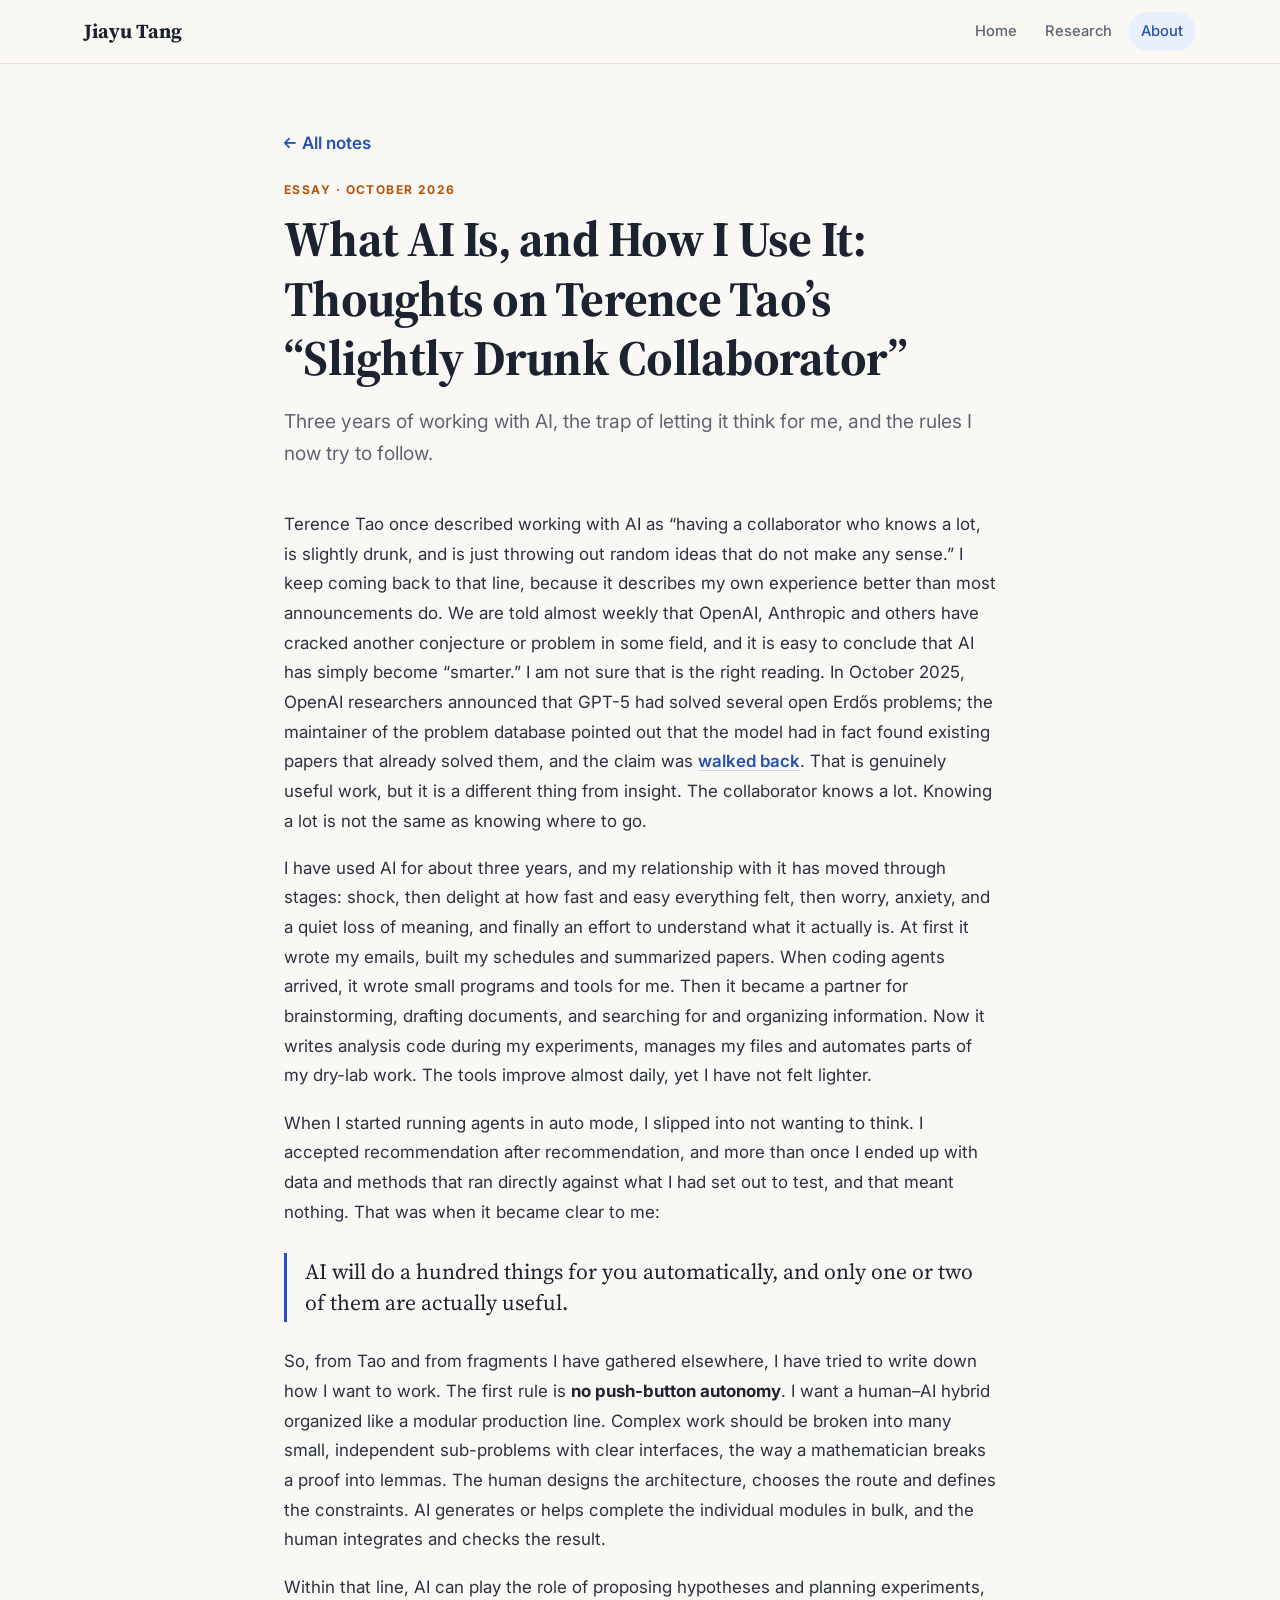
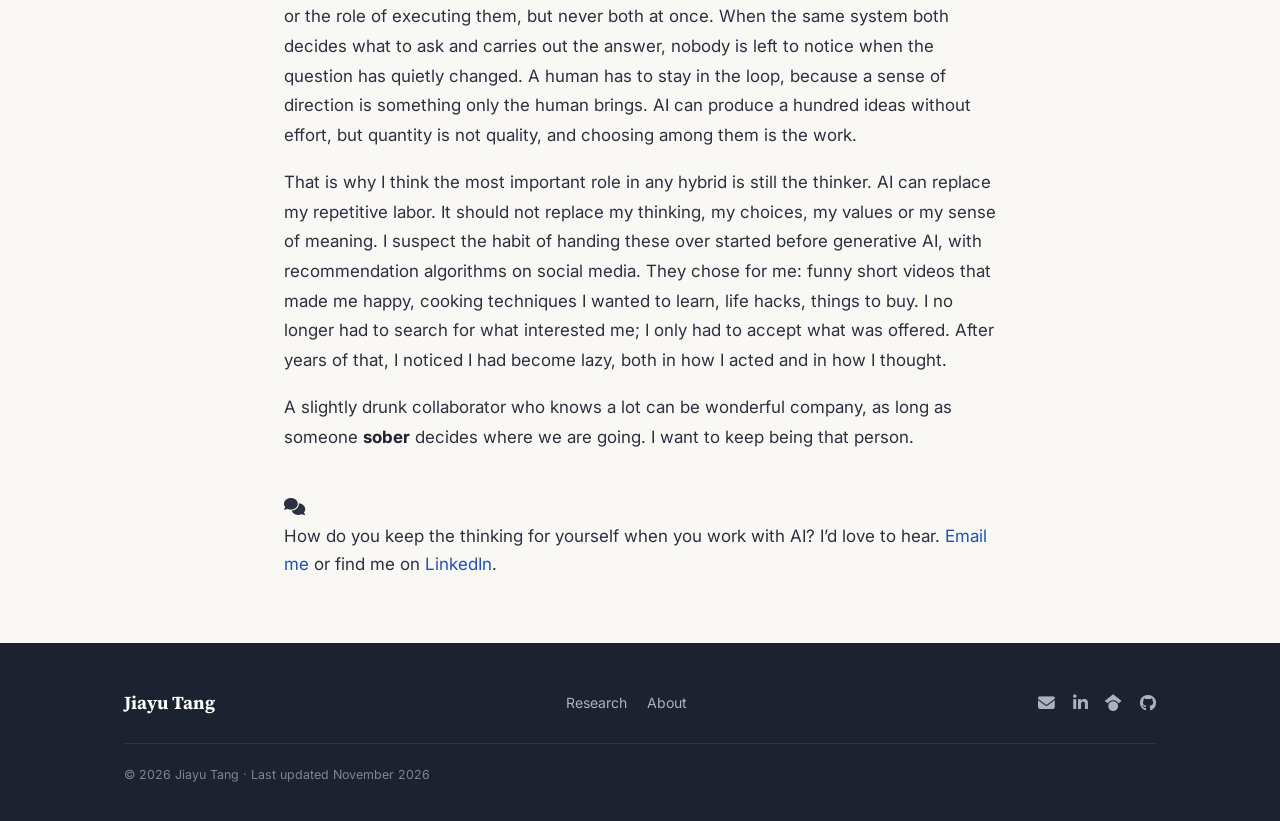
<file: notes/ai-slightly-drunk-collaborator.html>
<!DOCTYPE html>
<html lang="en">
<head>
  <meta charset="UTF-8">
  <meta name="viewport" content="width=device-width, initial-scale=1.0">
  <title>What AI Is, and How I Use It | Jiayu Tang</title>
  <meta name="description" content="What AI actually is and how I use it in research: three years of using AI, the trap of push-button autonomy, and why a human–AI hybrid needs a human thinker.">
  <meta name="author" content="Jiayu Tang">
  <meta name="robots" content="noindex, follow">
  <meta property="og:title" content="What AI Is, and How I Use It">
  <meta property="og:description" content="What AI actually is and how I use it in research: three years of using AI, the trap of push-button autonomy, and why a human–AI hybrid needs a human thinker.">
  <meta property="og:type" content="article">
  <meta property="og:url" content="https://jiayutang859.github.io/notes/ai-slightly-drunk-collaborator.html">
  <link rel="canonical" href="https://jiayutang859.github.io/notes/ai-slightly-drunk-collaborator.html">

  <link rel="icon" href="/favicon.ico?v=3" sizes="48x48">
  <link rel="icon" href="/assets/icons/favicon-96.png?v=3" type="image/png" sizes="96x96">
  <link rel="icon" href="/assets/icons/favicon-192.png?v=3" type="image/png" sizes="192x192">
  <link rel="apple-touch-icon" href="/assets/icons/apple-touch-icon.png?v=3">
  <link rel="preconnect" href="https://fonts.googleapis.com">
  <link rel="preconnect" href="https://fonts.gstatic.com" crossorigin>
  <link href="https://fonts.googleapis.com/css2?family=Inter:wght@400;500;600;700&family=Source+Serif+4:ital,opsz,wght@0,8..60,400;0,8..60,600;0,8..60,700;1,8..60,400&display=swap" rel="stylesheet">
  <link rel="stylesheet" href="https://cdnjs.cloudflare.com/ajax/libs/font-awesome/6.5.0/css/all.min.css" crossorigin="anonymous">
  <link rel="stylesheet" href="../style.css?v=20261110">
</head>
<body>
  <a class="skip-link" href="#main">Skip to content</a>

  <header class="site-header">
    <div class="nav-wrap">
      <a class="brand" href="../">
        <span class="brand-name">Jiayu Tang</span>
      </a>
      <button class="nav-toggle" id="navToggle" aria-label="Menu" aria-expanded="false" aria-controls="siteNav"><i class="fas fa-bars"></i></button>
      <nav class="site-nav" id="siteNav" aria-label="Main">
        <ul>
          <li><a href="../">Home</a></li>
          <li><a href="../research.html">Research</a></li>
          <li><a href="../notes.html" aria-current="page">About</a></li>
        </ul>
      </nav>
    </div>
  </header>

  <main id="main">
    <article>
      <header class="page-hero">
        <div class="wrap narrow">
          <p style="margin-bottom:1rem"><a class="text-link" href="../notes.html#thoughts"><i class="fas fa-arrow-left"></i> All notes</a></p>
          <span class="eyebrow">Essay · October 2026</span>
          <h1>What AI Is, and How I Use It: Thoughts on Terence Tao&rsquo;s &ldquo;Slightly Drunk Collaborator&rdquo;</h1>
          <p class="lede">Three years of working with AI, the trap of letting it think for me, and the rules I now try to follow.</p>
        </div>
      </header>

      <div class="wrap narrow prose note-prose blog">
        <p>Terence Tao once described working with AI as &ldquo;having a collaborator who knows a lot, is slightly drunk, and is just throwing out random ideas that do not make any sense.&rdquo; I keep coming back to that line, because it describes my own experience better than most announcements do. We are told almost weekly that OpenAI, Anthropic and others have cracked another conjecture or problem in some field, and it is easy to conclude that AI has simply become &ldquo;smarter.&rdquo; I am not sure that is the right reading. In October 2025, OpenAI researchers announced that GPT-5 had solved several open Erd&#337;s problems; the maintainer of the problem database pointed out that the model had in fact found existing papers that already solved them, and the claim was <a href="https://the-decoder.com/leading-openai-researcher-announced-a-gpt-5-math-breakthrough-that-never-happened/" target="_blank" rel="noopener">walked back</a>. That is genuinely useful work, but it is a different thing from insight. The collaborator knows a lot. Knowing a lot is not the same as knowing where to go.</p>

        <p>I have used AI for about three years, and my relationship with it has moved through stages: shock, then delight at how fast and easy everything felt, then worry, anxiety, and a quiet loss of meaning, and finally an effort to understand what it actually is. At first it wrote my emails, built my schedules and summarized papers. When coding agents arrived, it wrote small programs and tools for me. Then it became a partner for brainstorming, drafting documents, and searching for and organizing information. Now it writes analysis code during my experiments, manages my files and automates parts of my dry-lab work. The tools improve almost daily, yet I have not felt lighter.</p>

        <p>When I started running agents in auto mode, I slipped into not wanting to think. I accepted recommendation after recommendation, and more than once I ended up with data and methods that ran directly against what I had set out to test, and that meant nothing. That was when it became clear to me:</p>
        <p class="pull">AI will do a hundred things for you automatically, and only one or two of them are actually useful.</p>

        <p>So, from Tao and from fragments I have gathered elsewhere, I have tried to write down how I want to work. The first rule is <strong>no push-button autonomy</strong>. I want a human&ndash;AI hybrid organized like a modular production line. Complex work should be broken into many small, independent sub-problems with clear interfaces, the way a mathematician breaks a proof into lemmas. The human designs the architecture, chooses the route and defines the constraints. AI generates or helps complete the individual modules in bulk, and the human integrates and checks the result.</p>

        <p>Within that line, AI can play the role of proposing hypotheses and planning experiments, or the role of executing them, but never both at once. When the same system both decides what to ask and carries out the answer, nobody is left to notice when the question has quietly changed. A human has to stay in the loop, because a sense of direction is something only the human brings. AI can produce a hundred ideas without effort, but quantity is not quality, and choosing among them is the work.</p>

        <p>That is why I think the most important role in any hybrid is still the thinker. AI can replace my repetitive labor. It should not replace my thinking, my choices, my values or my sense of meaning. I suspect the habit of handing these over started before generative AI, with recommendation algorithms on social media. They chose for me: funny short videos that made me happy, cooking techniques I wanted to learn, life hacks, things to buy. I no longer had to search for what interested me; I only had to accept what was offered. After years of that, I noticed I had become lazy, both in how I acted and in how I thought.</p>

        <p>A slightly drunk collaborator who knows a lot can be wonderful company, as long as someone <strong>sober</strong> decides where we are going. I want to keep being that person.</p>
      </div>

      <div class="wrap narrow">
        <div class="tip" style="margin-top:2.5rem">
          <i class="fas fa-comments"></i>
          <p>How do you keep the thinking for yourself when you work with AI? I&rsquo;d love to hear. <a href="mailto:jasper.tang859@gmail.com">Email me</a> or find me on <a href="https://www.linkedin.com/in/jiayu-tang-04597628a/" target="_blank" rel="noopener">LinkedIn</a>.</p>
        </div>
      </div>
    </article>
  </main>

  <footer class="site-footer">
    <div class="wrap">
      <div>
        <div class="footer-name">Jiayu Tang</div>
      </div>
      <nav class="footer-links" aria-label="Footer">
        <a href="../research.html">Research</a><a href="../notes.html">About</a>
      </nav>
      <div class="footer-social">
        <a href="mailto:jasper.tang859@gmail.com" aria-label="Email"><i class="fas fa-envelope"></i></a>
        <a href="https://www.linkedin.com/in/jiayu-tang-04597628a/" aria-label="LinkedIn" target="_blank" rel="noopener"><i class="fab fa-linkedin-in"></i></a>
        <a href="https://scholar.google.com/citations?user=CdDGp14AAAAJ&amp;hl=en" aria-label="Google Scholar" target="_blank" rel="noopener"><i class="fab fa-google-scholar"></i></a>
        <a href="https://github.com/jiayutang859" aria-label="GitHub" target="_blank" rel="noopener"><i class="fab fa-github"></i></a>
      </div>
      <p class="footer-note">© 2026 Jiayu Tang · Last updated November 2026</p>
    </div>
  </footer>

  <button class="back-top" id="backTop" aria-label="Back to top"><i class="fas fa-arrow-up"></i></button>
  <script src="../script.js?v=20261104" defer></script>
  <!-- Visitor counts: GoatCounter (no cookies, no personal data, so no consent banner). Dashboard: https://jaspertang859.goatcounter.com -->
  <script data-goatcounter="https://jaspertang859.goatcounter.com/count"
          async src="https://gc.zgo.at/count.js"></script>
</body>
</html>
</file>
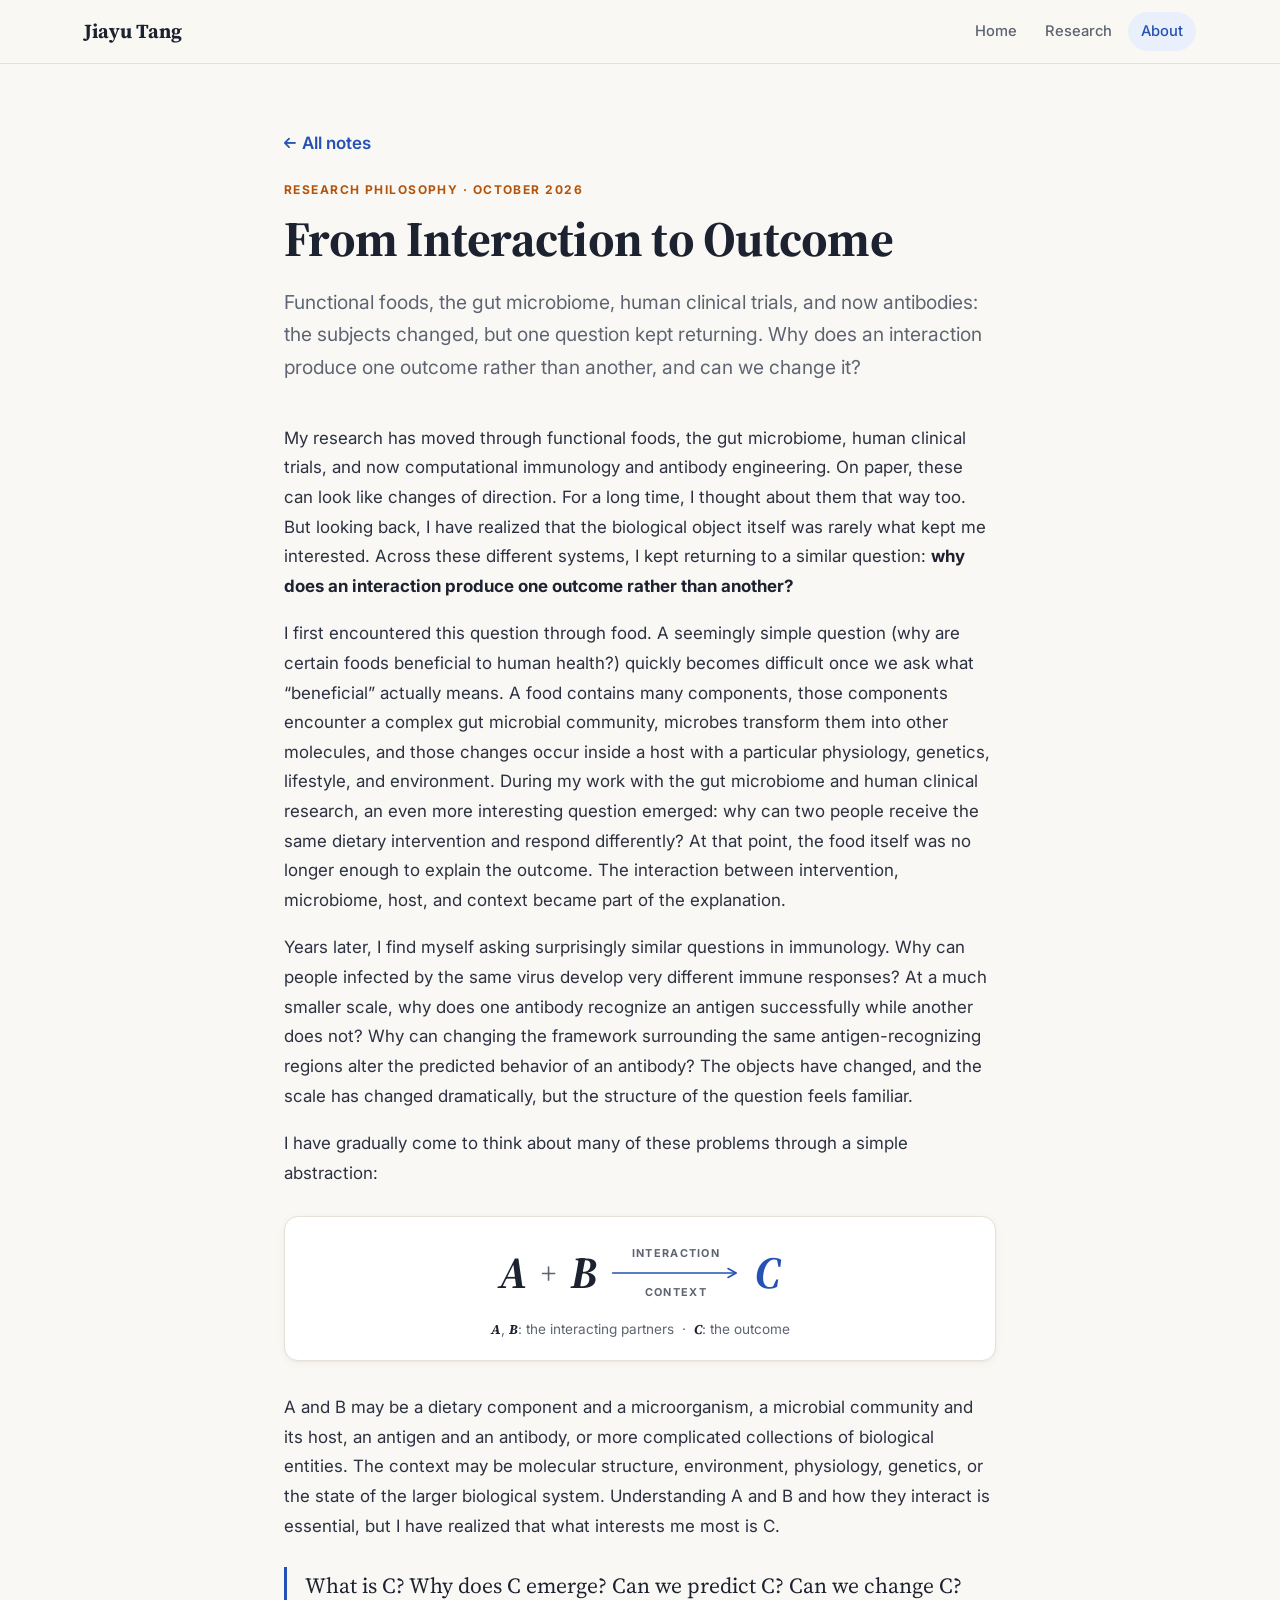
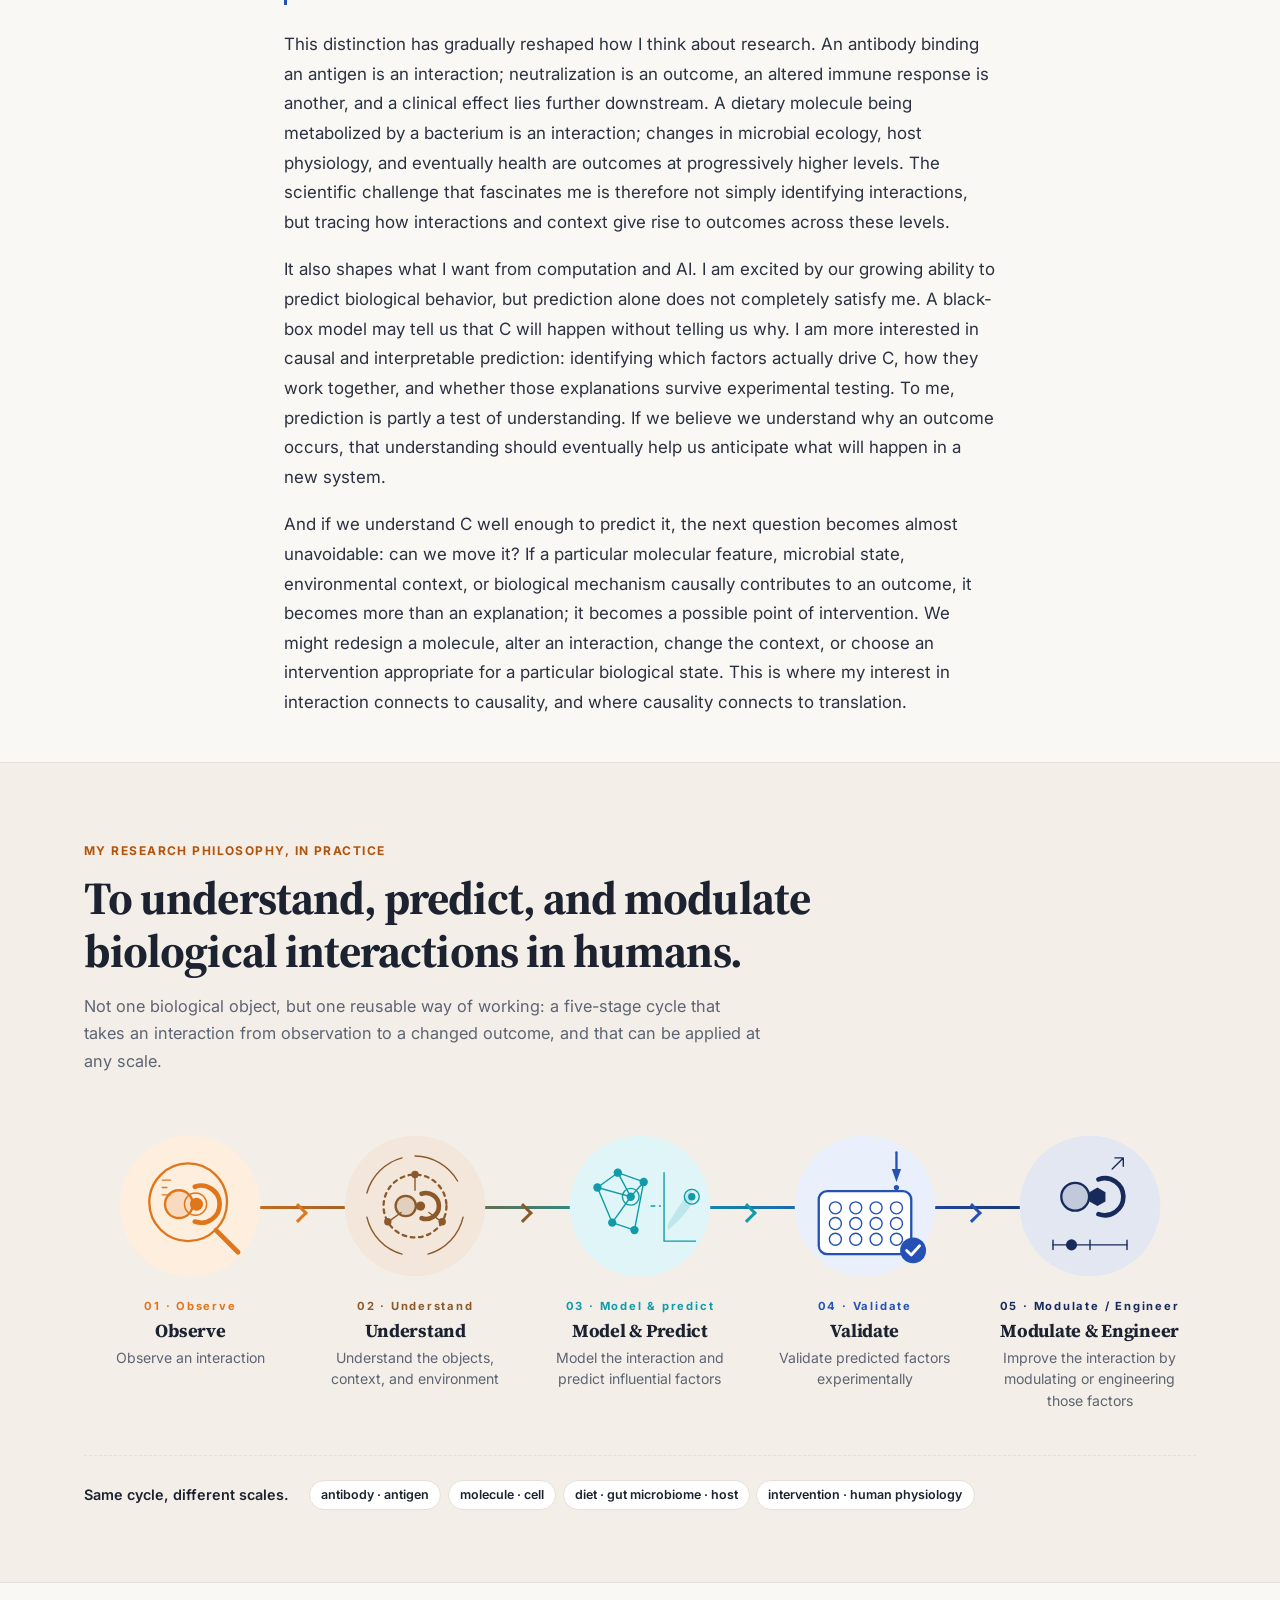
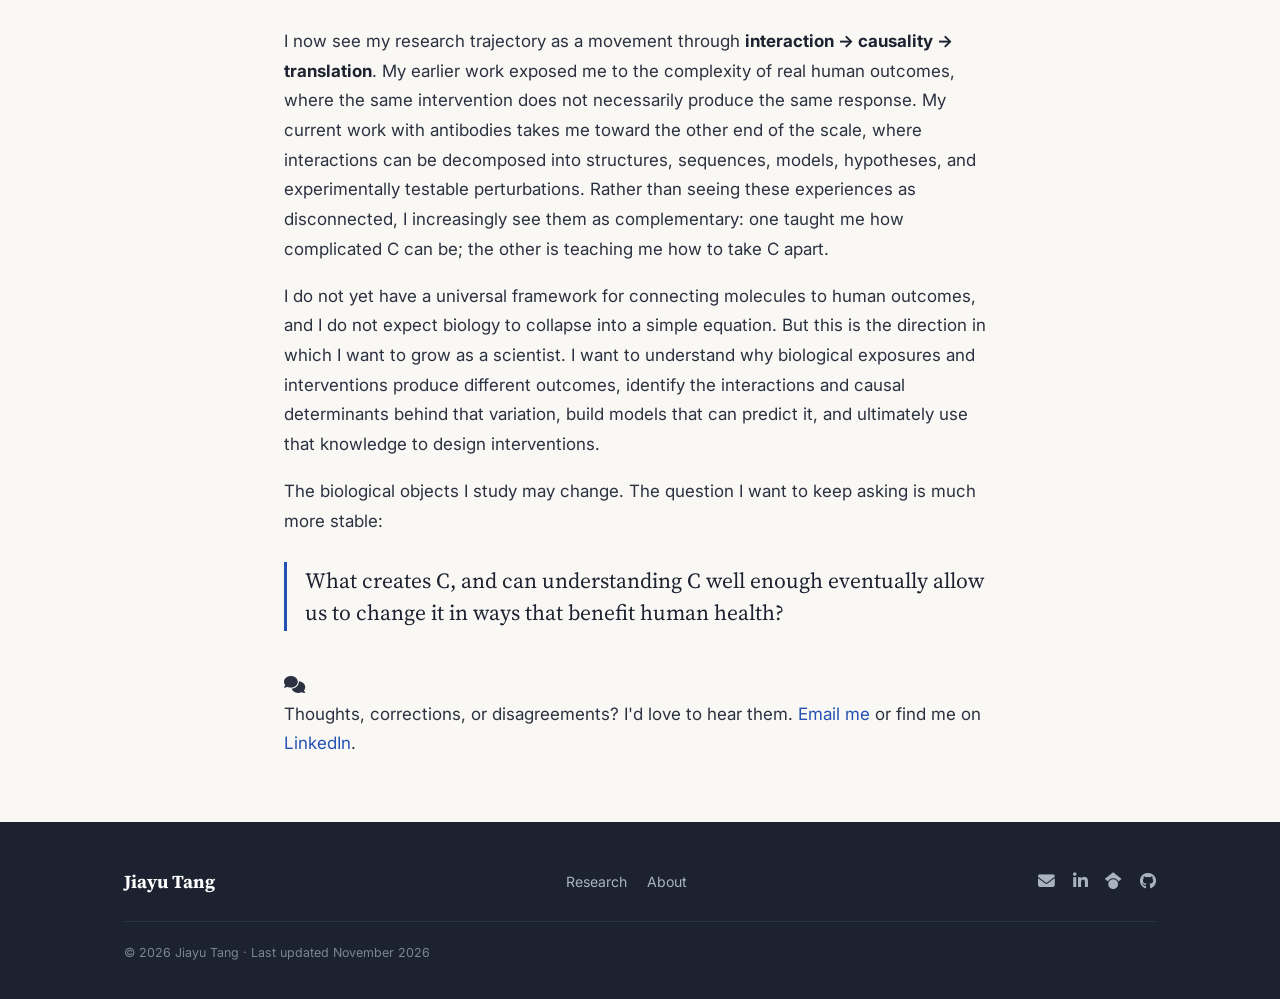
<file: notes/from-interaction-to-outcome.html>
<!DOCTYPE html>
<html lang="en">
<head>
  <meta charset="UTF-8">
  <meta name="viewport" content="width=device-width, initial-scale=1.0">
  <title>From Interaction to Outcome | Jiayu Tang</title>
  <meta name="description" content="My research philosophy: across functional foods, the gut microbiome, clinical trials, and antibodies, one question keeps returning. Why does an interaction produce one outcome rather than another, and can we change it?">
  <meta name="author" content="Jiayu Tang">
  <meta name="robots" content="noindex, follow">
  <meta property="og:title" content="From Interaction to Outcome">
  <meta property="og:description" content="My research philosophy: across functional foods, the gut microbiome, clinical trials, and antibodies, one question keeps returning. Why does an interaction produce one outcome rather than another, and can we change it?">
  <meta property="og:type" content="article">
  <meta property="og:url" content="https://jiayutang859.github.io/notes/from-interaction-to-outcome.html">
  <link rel="canonical" href="https://jiayutang859.github.io/notes/from-interaction-to-outcome.html">

  <link rel="icon" href="/favicon.ico?v=3" sizes="48x48">
  <link rel="icon" href="/assets/icons/favicon-96.png?v=3" type="image/png" sizes="96x96">
  <link rel="icon" href="/assets/icons/favicon-192.png?v=3" type="image/png" sizes="192x192">
  <link rel="apple-touch-icon" href="/assets/icons/apple-touch-icon.png?v=3">
  <link rel="preconnect" href="https://fonts.googleapis.com">
  <link rel="preconnect" href="https://fonts.gstatic.com" crossorigin>
  <link href="https://fonts.googleapis.com/css2?family=Inter:wght@400;500;600;700&family=Source+Serif+4:ital,opsz,wght@0,8..60,400;0,8..60,600;0,8..60,700;1,8..60,400&display=swap" rel="stylesheet">
  <link rel="stylesheet" href="https://cdnjs.cloudflare.com/ajax/libs/font-awesome/6.5.0/css/all.min.css" crossorigin="anonymous">
  <link rel="stylesheet" href="../style.css?v=20261110">
</head>
<body>
  <a class="skip-link" href="#main">Skip to content</a>

  <header class="site-header">
    <div class="nav-wrap">
      <a class="brand" href="../">
        <span class="brand-name">Jiayu Tang</span>
      </a>
      <button class="nav-toggle" id="navToggle" aria-label="Menu" aria-expanded="false" aria-controls="siteNav"><i class="fas fa-bars"></i></button>
      <nav class="site-nav" id="siteNav" aria-label="Main">
        <ul>
          <li><a href="../">Home</a></li>
          <li><a href="../research.html">Research</a></li>
          <li><a href="../notes.html" aria-current="page">About</a></li>
        </ul>
      </nav>
    </div>
  </header>

  <main id="main">
    <article>
      <header class="page-hero">
        <div class="wrap narrow">
          <p style="margin-bottom:1rem"><a class="text-link" href="../notes.html#thoughts"><i class="fas fa-arrow-left"></i> All notes</a></p>
          <span class="eyebrow">Research philosophy · October 2026</span>
          <h1>From Interaction to Outcome</h1>
          <p class="lede">Functional foods, the gut microbiome, human clinical trials, and now antibodies: the subjects changed, but one question kept returning. Why does an interaction produce one outcome rather than another, and can we change it?</p>
        </div>
      </header>

      <div class="wrap narrow prose note-prose">
        <p>My research has moved through functional foods, the gut microbiome, human clinical trials, and now computational immunology and antibody engineering. On paper, these can look like changes of direction. For a long time, I thought about them that way too. But looking back, I have realized that the biological object itself was rarely what kept me interested. Across these different systems, I kept returning to a similar question: <strong>why does an interaction produce one outcome rather than another?</strong></p>
        <p>I first encountered this question through food. A seemingly simple question (why are certain foods beneficial to human health?) quickly becomes difficult once we ask what &ldquo;beneficial&rdquo; actually means. A food contains many components, those components encounter a complex gut microbial community, microbes transform them into other molecules, and those changes occur inside a host with a particular physiology, genetics, lifestyle, and environment. During my work with the gut microbiome and human clinical research, an even more interesting question emerged: why can two people receive the same dietary intervention and respond differently? At that point, the food itself was no longer enough to explain the outcome. The interaction between intervention, microbiome, host, and context became part of the explanation.</p>
        <p>Years later, I find myself asking surprisingly similar questions in immunology. Why can people infected by the same virus develop very different immune responses? At a much smaller scale, why does one antibody recognize an antigen successfully while another does not? Why can changing the framework surrounding the same antigen-recognizing regions alter the predicted behavior of an antibody? The objects have changed, and the scale has changed dramatically, but the structure of the question feels familiar.</p>
        <p>I have gradually come to think about many of these problems through a simple abstraction:</p>
        <figure class="eq" role="img" aria-label="A plus B, through an interaction in a given context, gives C">
          <div class="eq-row">
            <span class="eq-t">A</span><span class="eq-op">+</span><span class="eq-t">B</span>
            <span class="eq-arrow"><small>interaction</small><svg viewBox="0 0 160 14" aria-hidden="true"><path d="M2 7 H152"/><path d="M144 1.5 L154 7 L144 12.5"/></svg><small>context</small></span>
            <span class="eq-t c">C</span>
          </div>
          <figcaption><b>A</b>, <b>B</b>: the interacting partners &nbsp;·&nbsp; <b>C</b>: the outcome</figcaption>
        </figure>
        <p>A and B may be a dietary component and a microorganism, a microbial community and its host, an antigen and an antibody, or more complicated collections of biological entities. The context may be molecular structure, environment, physiology, genetics, or the state of the larger biological system. Understanding A and B and how they interact is essential, but I have realized that what interests me most is C.</p>
        <p class="pull">What is C? Why does C emerge? Can we predict C? Can we change C?</p>
        <p>This distinction has gradually reshaped how I think about research. An antibody binding an antigen is an interaction; neutralization is an outcome, an altered immune response is another, and a clinical effect lies further downstream. A dietary molecule being metabolized by a bacterium is an interaction; changes in microbial ecology, host physiology, and eventually health are outcomes at progressively higher levels. The scientific challenge that fascinates me is therefore not simply identifying interactions, but tracing how interactions and context give rise to outcomes across these levels.</p>
        <p>It also shapes what I want from computation and AI. I am excited by our growing ability to predict biological behavior, but prediction alone does not completely satisfy me. A black-box model may tell us that C will happen without telling us why. I am more interested in causal and interpretable prediction: identifying which factors actually drive C, how they work together, and whether those explanations survive experimental testing. To me, prediction is partly a test of understanding. If we believe we understand why an outcome occurs, that understanding should eventually help us anticipate what will happen in a new system.</p>
        <p>And if we understand C well enough to predict it, the next question becomes almost unavoidable: can we move it? If a particular molecular feature, microbial state, environmental context, or biological mechanism causally contributes to an outcome, it becomes more than an explanation; it becomes a possible point of intervention. We might redesign a molecule, alter an interaction, change the context, or choose an intervention appropriate for a particular biological state. This is where my interest in interaction connects to causality, and where causality connects to translation.</p>
      </div>

      <section class="band alt vision note-cycle" aria-labelledby="cycle-title">
        <div class="wrap">
          <span class="eyebrow">My research philosophy, in practice</span>
          <h2 class="vision-statement" id="cycle-title">To understand, predict, and modulate biological interactions in humans.</h2>
          <p class="sec-intro">Not one biological object, but one reusable way of working: a five-stage cycle that takes an interaction from observation to a changed outcome, and that can be applied at any scale.</p>
        <ol class="flow reveal" aria-label="Five-stage research workflow">

          <!-- 01 OBSERVE: an interaction seen through a lens -->
          <li class="stage" style="--c:var(--s1);--c-lt:var(--s1-lt)">
            <svg class="stage-art" viewBox="0 0 160 160" role="img" aria-label="Observe: two biological partners in contact, seen through a lens">
              <circle class="bg" cx="80" cy="80" r="76"/>
              <circle class="ln" cx="78" cy="76" r="42"/>
              <line class="ln thick" x1="108" y1="106" x2="132" y2="130"/>
              <path class="ln thin" d="M50 52 h9 M50 60 h5 M50 68 h9"/>
              <circle class="soft" cx="68" cy="78" r="15"/>
              <circle class="ln" cx="68" cy="78" r="15"/>
              <circle class="fill" cx="87" cy="78" r="7"/>
              <path class="ln thick" d="M85.2 59.2 A20 20 0 1 1 85.2 96.8"/>
              <circle class="ln thin pulse" cx="86" cy="78" r="12"/>
            </svg>
            <div class="stage-txt"><span class="stage-num">01 · Observe</span>
            <h3>Observe</h3>
            <p>Observe an interaction</p></div>
          </li>

          <!-- 02 UNDERSTAND: objects, context ring, environment boundary -->
          <li class="stage" style="--c:var(--s2);--c-lt:var(--s2-lt)">
            <svg class="stage-art" viewBox="0 0 160 160" role="img" aria-label="Understand: the interacting objects inside their context and environment">
              <circle class="bg" cx="80" cy="80" r="76"/>
              <path class="ln thin" d="M80 26 a54 54 0 0 1 46 27"/>
              <path class="ln thin" d="M132 92 a54 54 0 0 1 -38 40"/>
              <path class="ln thin" d="M66 132 a54 54 0 0 1 -38 -40"/>
              <path class="ln thin" d="M28 66 a54 54 0 0 1 38 -38"/>
              <circle class="ln dash ctx" cx="80" cy="80" r="34"/>
              <path class="ln thin" d="M80 50 v13 M106 95 l-11 -8 M54 95 l11 -8"/>
              <circle class="fill" cx="80" cy="46" r="4"/>
              <circle class="fill" cx="109.4" cy="97" r="4"/>
              <circle class="fill" cx="50.6" cy="97" r="4"/>
              <circle class="soft" cx="70" cy="80" r="11"/>
              <circle class="ln" cx="70" cy="80" r="11"/>
              <circle class="fill" cx="86" cy="80" r="5"/>
              <path class="ln thick" d="M87.2 66.8 A14 14 0 1 1 87.2 93.2"/>
            </svg>
            <div class="stage-txt"><span class="stage-num">02 · Understand</span>
            <h3>Understand</h3>
            <p>Understand the objects, context, and environment</p></div>
          </li>

          <!-- 03 MODEL & PREDICT: network representation → predicted response with uncertainty -->
          <li class="stage" style="--c:var(--s3);--c-lt:var(--s3-lt)">
            <svg class="stage-art" viewBox="0 0 160 160" role="img" aria-label="Model and predict: a network model feeding a predicted response curve with an uncertainty band">
              <circle class="bg" cx="80" cy="80" r="76"/>
              <path class="ln thin" d="M34 60 L56 44 L70 70 Z M56 44 L84 54 M70 70 L84 54 M70 70 L50 98 M34 60 L50 98 M50 98 L74 106 M84 54 L74 106"/>
              <circle class="fill n" style="--k:0" cx="34" cy="60" r="4.5"/>
              <circle class="fill n" style="--k:1" cx="56" cy="44" r="4.5"/>
              <circle class="fill n" style="--k:2" cx="70" cy="70" r="4.5"/>
              <circle class="fill n" style="--k:3" cx="84" cy="54" r="4.5"/>
              <circle class="fill n" style="--k:4" cx="50" cy="98" r="4.5"/>
              <circle class="fill n" style="--k:5" cx="74" cy="106" r="4.5"/>
              <circle class="ln thin" cx="70" cy="70" r="9"/>
              <path class="ln thin dash" d="M92 80 h10"/>
              <path class="ln thin" d="M106 44 v74 h34"/>
              <path class="soft" d="M110 106 C120 98 126 92 136 78 L136 60 C126 74 120 84 110 100 Z"/>
              <path class="ln curve" pathLength="1" d="M110 104 C 120 98, 126 90, 136 70"/>
              <circle class="fill pt" cx="136" cy="70" r="4"/>
              <circle class="ln thin ring" cx="136" cy="70" r="8"/>
            </svg>
            <div class="stage-txt"><span class="stage-num">03 · Model &amp; predict</span>
            <h3>Model &amp; Predict</h3>
            <p>Model the interaction and predict influential factors</p></div>
          </li>

          <!-- 04 VALIDATE: assay plate, pipette, check -->
          <li class="stage" style="--c:var(--s4);--c-lt:var(--s4-lt)">
            <svg class="stage-art" viewBox="0 0 160 160" role="img" aria-label="Validate: an assay plate being filled, with a confirmation mark">
              <circle class="bg" cx="80" cy="80" r="76"/>
              <rect class="ln white" x="30" y="64" width="100" height="68" rx="9"/>
              <circle class="ln thin w on" style="--k:0" cx="48" cy="82" r="6.5"/>
              <circle class="ln thin w on" style="--k:1" cx="70" cy="82" r="6.5"/>
              <circle class="ln thin w" cx="92" cy="82" r="6.5"/>
              <circle class="ln thin w on" style="--k:3" cx="114" cy="82" r="6.5"/>
              <circle class="ln thin w" cx="48" cy="99" r="6.5"/>
              <circle class="ln thin w on" style="--k:2" cx="70" cy="99" r="6.5"/>
              <circle class="ln thin w on" style="--k:4" cx="92" cy="99" r="6.5"/>
              <circle class="ln thin w" cx="114" cy="99" r="6.5"/>
              <circle class="ln thin w on" style="--k:5" cx="48" cy="116" r="6.5"/>
              <circle class="ln thin w" cx="70" cy="116" r="6.5"/>
              <circle class="ln thin w on" style="--k:6" cx="92" cy="116" r="6.5"/>
              <circle class="ln thin w" cx="114" cy="116" r="6.5"/>
              <path class="ln" d="M114 22 v18"/>
              <path class="fill" d="M109 40 h10 l-5 14 z"/>
              <circle class="fill drop" cx="114" cy="60" r="2.8"/>
              <circle class="fill" cx="132" cy="128" r="14"/>
              <path class="chk" d="M125 128 l5 5 l9 -10"/>
            </svg>
            <div class="stage-txt"><span class="stage-num">04 · Validate</span>
            <h3>Validate</h3>
            <p>Validate predicted factors experimentally</p></div>
          </li>

          <!-- 05 MODULATE / ENGINEER: a redesigned partner, a control being tuned -->
          <li class="stage" style="--c:var(--s5);--c-lt:var(--s5-lt)">
            <svg class="stage-art" viewBox="0 0 160 160" role="img" aria-label="Modulate and engineer: a redesigned partner fitted into the binding site, with a control being tuned">
              <circle class="bg" cx="80" cy="80" r="76"/>
              <circle class="soft" cx="64" cy="70" r="15"/>
              <circle class="ln" cx="64" cy="70" r="15"/>
              <path class="ln thick" d="M89.2 51.2 A20 20 0 1 1 89.2 88.8"/>
              <circle class="ln thin dash" cx="88" cy="70" r="7"/>
              <polygon class="fill eng" points="88,60 96.7,65 96.7,75 88,80 79.3,75 79.3,65"/>
              <path class="ln thin" d="M104 40 l12 -12 m0 0 h-9 m9 0 v9"/>
              <line class="ln thin" x1="40" y1="122" x2="120" y2="122"/>
              <path class="ln thin" d="M40 117 v10 M80 117 v10 M120 117 v10"/>
              <circle class="fill knob" cx="60" cy="122" r="6"/>
            </svg>
            <div class="stage-txt"><span class="stage-num">05 · Modulate / Engineer</span>
            <h3>Modulate &amp; Engineer</h3>
            <p>Improve the interaction by modulating or engineering those factors</p></div>
          </li>
        </ol>

        <div class="flow-foot reveal">
          <strong>Same cycle, different scales.</strong>
          <ul class="scales" aria-label="Scales of biological interaction">
            <li>antibody · antigen</li>
            <li>molecule · cell</li>
            <li>diet · gut microbiome · host</li>
            <li>intervention · human physiology</li>
          </ul>
        </div>
        </div>
      </section>

      <div class="wrap narrow prose note-prose">
        <p>I now see my research trajectory as a movement through <strong>interaction &rarr; causality &rarr; translation</strong>. My earlier work exposed me to the complexity of real human outcomes, where the same intervention does not necessarily produce the same response. My current work with antibodies takes me toward the other end of the scale, where interactions can be decomposed into structures, sequences, models, hypotheses, and experimentally testable perturbations. Rather than seeing these experiences as disconnected, I increasingly see them as complementary: one taught me how complicated C can be; the other is teaching me how to take C apart.</p>
        <p>I do not yet have a universal framework for connecting molecules to human outcomes, and I do not expect biology to collapse into a simple equation. But this is the direction in which I want to grow as a scientist. I want to understand why biological exposures and interventions produce different outcomes, identify the interactions and causal determinants behind that variation, build models that can predict it, and ultimately use that knowledge to design interventions.</p>
        <p>The biological objects I study may change. The question I want to keep asking is much more stable:</p>
        <p class="pull">What creates C, and can understanding C well enough eventually allow us to change it in ways that benefit human health?</p>
      </div>

      <div class="wrap narrow">
        <div class="tip" style="margin-top:2.5rem">
          <i class="fas fa-comments"></i>
          <p>Thoughts, corrections, or disagreements? I'd love to hear them. <a href="mailto:jasper.tang859@gmail.com">Email me</a> or find me on <a href="https://www.linkedin.com/in/jiayu-tang-04597628a/" target="_blank" rel="noopener">LinkedIn</a>.</p>
        </div>
      </div>
    </article>
  </main>

  <footer class="site-footer">
    <div class="wrap">
      <div>
        <div class="footer-name">Jiayu Tang</div>
      </div>
      <nav class="footer-links" aria-label="Footer">
        <a href="../research.html">Research</a><a href="../notes.html">About</a>
      </nav>
      <div class="footer-social">
        <a href="mailto:jasper.tang859@gmail.com" aria-label="Email"><i class="fas fa-envelope"></i></a>
        <a href="https://www.linkedin.com/in/jiayu-tang-04597628a/" aria-label="LinkedIn" target="_blank" rel="noopener"><i class="fab fa-linkedin-in"></i></a>
        <a href="https://scholar.google.com/citations?user=CdDGp14AAAAJ&amp;hl=en" aria-label="Google Scholar" target="_blank" rel="noopener"><i class="fab fa-google-scholar"></i></a>
        <a href="https://github.com/jiayutang859" aria-label="GitHub" target="_blank" rel="noopener"><i class="fab fa-github"></i></a>
      </div>
      <p class="footer-note">© 2026 Jiayu Tang · Last updated November 2026</p>
    </div>
  </footer>

  <button class="back-top" id="backTop" aria-label="Back to top"><i class="fas fa-arrow-up"></i></button>
  <script src="../script.js?v=20261104" defer></script>
  <!-- Visitor counts: GoatCounter (no cookies, no personal data, so no consent banner). Dashboard: https://jaspertang859.goatcounter.com -->
  <script data-goatcounter="https://jaspertang859.goatcounter.com/count"
          async src="https://gc.zgo.at/count.js"></script>
</body>
</html>
</file>
<file: style.css>
/* ============================================================
   Jiayu Tang – Personal Website Stylesheet
   Shared by every page: index, about, research, notes, cv, contact, notes/*
   Fonts: Source Serif 4 (headings) · Inter (body)
   ============================================================ */

/* --- Reset --- */
*, *::before, *::after { box-sizing: border-box; margin: 0; padding: 0; }

/* --- Design Tokens --- */
:root {
  --paper:      #faf8f4;
  --surface:    #ffffff;
  --surface-2:  #f3efe8;
  --ink:        #1c2230;
  --text:       #2b3140;
  --muted:      #5d6472;
  --border:     #e6e0d6;

  --accent:     #2451b3;
  --accent-dk:  #1b3f8f;
  --accent-lt:  #eaf0fb;
  --accent-bd:  #c9d6f2;
  --warm:       #b45309;
  --warm-lt:    #fdf3e3;
  --warm-bd:    #f3d7a8;
  --green:      #15803d;
  --amber:      #f59e0b;

  /* Research-vision workflow: orange → brown → cyan → blue → navy */
  --s1: #e0761c; --s1-lt: #fdeedd;
  --s2: #8a5a2b; --s2-lt: #f3e7db;
  --s3: #0f9ba8; --s3-lt: #dff5f7;
  --s4: #2451b3; --s4-lt: #eaf0fb;
  --s5: #182a5c; --s5-lt: #e3e7f2;

  --serif:      'Source Serif 4', Georgia, 'Times New Roman', serif;
  --sans:       'Inter', system-ui, -apple-system, 'Segoe UI', sans-serif;

  --radius:     14px;
  --shadow:     0 1px 2px rgba(28, 34, 48, 0.04), 0 2px 10px rgba(28, 34, 48, 0.04);
  --shadow-md:  0 8px 28px rgba(28, 34, 48, 0.09);
  --header-h:   64px;
}

/* --- Base --- */
html { scroll-behavior: smooth; scroll-padding-top: calc(var(--header-h) + 1rem); }

body {
  font-family: var(--sans);
  color: var(--text);
  background: var(--paper);
  font-size: 17px;
  line-height: 1.7;
  -webkit-font-smoothing: antialiased;
  overflow-x: hidden;
}

h1, h2, h3 {
  font-family: var(--serif);
  color: var(--ink);
  font-weight: 700;
  letter-spacing: -0.015em;
  line-height: 1.2;
}
h4 { color: var(--ink); line-height: 1.4; }

a { color: var(--accent); text-decoration: none; transition: color 0.15s; }
a:hover { color: var(--accent-dk); text-decoration: underline; text-underline-offset: 3px; }

ul, ol { list-style: none; }
img { display: block; max-width: 100%; }
sup { font-size: 0.72em; vertical-align: super; line-height: 0; }
cite { font-style: italic; }
.me { font-weight: 700; color: var(--ink); }

:focus-visible { outline: 2px solid var(--accent); outline-offset: 3px; border-radius: 4px; }

.skip-link {
  position: absolute; left: -999px; top: 0.5rem; z-index: 1000;
  background: var(--ink); color: #fff; padding: 0.5rem 1rem; border-radius: 8px;
}
.skip-link:focus { left: 0.5rem; }


/* ============================================================
   HEADER / NAV
   ============================================================ */
.site-header {
  position: sticky; top: 0; z-index: 300;
  height: var(--header-h);
  background: rgba(250, 248, 244, 0.86);
  backdrop-filter: saturate(1.4) blur(10px);
  -webkit-backdrop-filter: saturate(1.4) blur(10px);
  border-bottom: 1px solid var(--border);
}

.nav-wrap {
  max-width: 1160px; height: 100%;
  margin: 0 auto; padding: 0 1.5rem;
  display: flex; align-items: center; justify-content: space-between; gap: 1.5rem;
}

.brand { display: flex; flex-direction: column; line-height: 1.15; color: var(--ink); }
.brand:hover { text-decoration: none; color: var(--ink); }
.brand-name { font-family: var(--serif); font-size: 1.25rem; font-weight: 700; }
.brand-role { font-size: 0.72rem; color: var(--muted); letter-spacing: 0.02em; }

.site-nav ul { display: flex; align-items: center; gap: 0.2rem; }
.site-nav a {
  display: inline-flex; align-items: center; gap: 0.4rem;
  padding: 0.45rem 0.8rem; border-radius: 999px;
  font-size: 0.92rem; font-weight: 500; color: var(--muted);
}
.site-nav a:hover { color: var(--ink); background: var(--surface-2); text-decoration: none; }
.site-nav a[aria-current="page"] { color: var(--accent); background: var(--accent-lt); }

.nav-toggle {
  display: none;
  width: 42px; height: 42px; border-radius: 10px;
  border: 1px solid var(--border); background: var(--surface);
  color: var(--ink); font-size: 1rem; cursor: pointer;
  align-items: center; justify-content: center;
}


/* ============================================================
   LAYOUT PRIMITIVES
   ============================================================ */
.wrap   { max-width: 1080px; margin: 0 auto; padding: 0 1.5rem; }
.narrow { max-width: 760px; }

.band { padding: 4.5rem 0; }
.band.alt { background: var(--surface-2); border-top: 1px solid var(--border); border-bottom: 1px solid var(--border); }
.band.tight { padding-top: 2.5rem; }

.eyebrow {
  display: inline-block;
  font-family: var(--sans);
  font-size: 0.75rem; font-weight: 700;
  text-transform: uppercase; letter-spacing: 0.12em;
  color: var(--warm);
  margin-bottom: 0.6rem;
}

.sec-title { font-size: clamp(1.7rem, 3vw, 2.25rem); margin-bottom: 0.75rem; }
.sec-intro { color: var(--muted); max-width: 680px; margin-bottom: 2rem; font-size: 1.02rem; }
.sec-hd-row { display: flex; justify-content: space-between; align-items: flex-end; gap: 1rem; flex-wrap: wrap; margin-bottom: 1.75rem; }
.sec-hd-row .sec-intro { margin-bottom: 0; }
.competence strong { color: var(--ink); font-weight: 600; }

.text-link { font-weight: 600; display: inline-flex; align-items: center; gap: 0.4rem; white-space: nowrap; }
.text-link i { font-size: 0.8em; transition: transform 0.2s; }
.text-link:hover i { transform: translateX(3px); }

/* Interior page heading */
.page-hero { padding: 4rem 0 2.5rem; }
.page-hero h1 { font-size: clamp(2.2rem, 4.5vw, 3.1rem); margin-bottom: 1rem; }
.lede { font-size: clamp(1.08rem, 1.5vw, 1.22rem); color: var(--muted); max-width: 720px; }
.lede + .lede { margin-top: 0.9rem; }

.prose p { margin-bottom: 1.1rem; }
.prose p:last-child { margin-bottom: 0; }
.prose strong { color: var(--ink); }

/* Buttons */
.btn-row { display: flex; flex-wrap: wrap; gap: 0.75rem; }
.btn {
  display: inline-flex; align-items: center; gap: 0.55rem;
  font-family: var(--sans); font-size: 0.98rem; font-weight: 600; line-height: 1;
  padding: 0.85rem 1.4rem; border-radius: 10px;
  border: 1.5px solid transparent; cursor: pointer;
  transition: transform 0.2s, box-shadow 0.2s, background 0.2s, border-color 0.2s, color 0.2s;
}
.btn:hover { text-decoration: none; transform: translateY(-2px); }
.btn-solid { background: var(--accent); color: #fff; }
.btn-solid:hover { background: var(--accent-dk); color: #fff; box-shadow: 0 8px 20px rgba(36, 81, 179, 0.28); }
.btn-outline { background: var(--surface); color: var(--ink); border-color: var(--border); }
.btn-outline:hover { border-color: var(--accent); color: var(--accent); }
.btn-ghost { color: var(--accent); padding-left: 0.4rem; padding-right: 0.4rem; }
.btn-ghost:hover { color: var(--accent-dk); }

/* Pills and chips */
.pill {
  display: inline-block;
  font-size: 0.72rem; font-weight: 600; font-style: normal; line-height: 1.6;
  color: var(--accent); background: var(--accent-lt); border: 1px solid var(--accent-bd);
  padding: 0 0.6rem; border-radius: 999px; margin-right: 0.45rem;
}
.pill.warm  { color: var(--warm); background: var(--warm-lt); border-color: var(--warm-bd); }
.pill.green { color: var(--green); background: #ecfdf3; border-color: #bbf7d0; }
.pill.muted { color: var(--muted); background: var(--surface-2); border-color: var(--border); }

.chips { display: flex; flex-wrap: wrap; gap: 0.45rem; }
.chips li {
  display: inline-flex; align-items: center; gap: 0.45rem;
  font-size: 0.82rem; font-weight: 600; color: var(--ink);
  background: var(--surface); border: 1px solid var(--border);
  border-radius: 8px; padding: 0.3rem 0.7rem;
}
.chips img { height: 18px; width: auto; }
.chips img.wide { height: 15px; }
.chips i { color: var(--accent); }

/* Generic logo slot — fits wide wordmarks and square seals alike */
.logo-slot { flex-shrink: 0; width: 92px; height: 44px; display: flex; align-items: center; justify-content: center; }
.logo-slot img { max-width: 100%; max-height: 100%; object-fit: contain; }
.logo-slot.icon {
  width: 44px; height: 44px; margin: 0 24px; border-radius: 10px;
  background: var(--accent-lt); color: var(--accent); font-size: 1.1rem;
}
.logo-slot.icon.medal { background: #fef3c7; color: #d97706; }

/* Generic card */
.card {
  background: var(--surface);
  border: 1px solid var(--border);
  border-radius: var(--radius);
  padding: 1.5rem;
  box-shadow: var(--shadow);
}
a.card { color: var(--text); transition: transform 0.2s, box-shadow 0.2s, border-color 0.2s; }
a.card:hover { text-decoration: none; transform: translateY(-3px); box-shadow: var(--shadow-md); border-color: var(--accent-bd); color: var(--text); }

.icon-badge {
  width: 44px; height: 44px; flex-shrink: 0;
  display: inline-flex; align-items: center; justify-content: center;
  border-radius: 12px; background: var(--accent-lt); color: var(--accent); font-size: 1.05rem;
}
.icon-badge.warm { background: var(--warm-lt); color: var(--warm); }


/* ============================================================
   HOME — HERO
   ============================================================ */
.hero {
  position: relative; overflow: hidden;
  background: linear-gradient(180deg, var(--paper) 0%, #f4f1ea 100%);
  border-bottom: 1px solid var(--border);
}

/* Soft drifting colour orbs */
.hero-bg { position: absolute; inset: 0; pointer-events: none; }
.orb { position: absolute; border-radius: 50%; filter: blur(70px); opacity: 0.4; animation: drift 20s ease-in-out infinite alternate; }
.orb-a { width: 440px; height: 440px; background: #c9d6f2; top: -140px; right: 6%; }
.orb-b { width: 340px; height: 340px; background: #f8dfb4; bottom: -160px; right: 32%; animation-duration: 24s; opacity: 0.45; }
.orb-c { width: 260px; height: 260px; background: #dcd3f5; top: 35%; left: -90px; animation-duration: 28s; opacity: 0.3; }
@keyframes drift {
  0%   { transform: translate(0, 0) scale(1); }
  50%  { transform: translate(40px, 30px) scale(1.08); }
  100% { transform: translate(-30px, 50px) scale(0.95); }
}

.hero-inner {
  position: relative;
  max-width: 1160px; margin: 0 auto; padding: 4.5rem 1.5rem 5rem;
  display: grid; grid-template-columns: minmax(0, 1.2fr) minmax(0, 1fr);
  align-items: center; gap: 2.5rem;
  min-height: min(760px, calc(100vh - var(--header-h)));
}

/* Staggered entrance */
.rise {
  opacity: 0; transform: translateY(22px);
  animation: rise 0.8s cubic-bezier(.2, .7, .2, 1) forwards;
  animation-delay: calc(var(--d, 0) * 0.12s + 0.1s);
}
@keyframes rise { to { opacity: 1; transform: none; } }

.hello { font-size: 0.78rem; font-weight: 700; letter-spacing: 0.1em; text-transform: uppercase; color: var(--warm); margin-bottom: 1rem; }

.hero-heading {
  font-size: clamp(2.3rem, 4.1vw, 3.5rem);
  line-height: 1.1; letter-spacing: -0.025em;
  margin-bottom: 1.4rem;
}
.text-accent {
  background: linear-gradient(90deg, #2451b3, #6d3fc4, #b45309, #2451b3);
  background-size: 300% auto;
  -webkit-background-clip: text; background-clip: text; color: transparent;
  animation: shimmer 10s linear infinite;
}
@keyframes shimmer { to { background-position: 300% center; } }

.hero-sub { font-size: clamp(1.08rem, 1.45vw, 1.25rem); color: var(--muted); max-width: 580px; margin-bottom: 2rem; line-height: 1.65; }
.hero-sub strong { color: var(--ink); font-weight: 600; }
.hero-sub a, .prose a { font-weight: 600; text-decoration: underline; text-decoration-color: var(--accent-bd); text-underline-offset: 3px; }
.hero-sub a:hover, .prose a:hover { text-decoration-color: currentColor; }
.hero .btn-row { margin-bottom: 0; }

/* 3D antibody (reusable panel; lives in Selected work) */
.mol-panel { position: relative; }
.mol-glow {
  position: absolute; inset: 12%; border-radius: 50%;
  background: radial-gradient(circle, rgba(36, 81, 179, 0.15), rgba(245, 158, 11, 0.09) 55%, transparent 72%);
  animation: breathe 6s ease-in-out infinite;
}
@keyframes breathe { 0%, 100% { transform: scale(0.94); opacity: 0.8; } 50% { transform: scale(1.04); opacity: 1; } }
.mol-viewer { position: absolute; inset: 0; }
.mol-viewer canvas { outline: none; }
.swatch { display: inline-block; width: 10px; height: 10px; border-radius: 3px; }
.swatch-heavy { background: #2563eb; }
.swatch-light { background: var(--amber); }
.mol-panel.failed .mol-viewer, .mol-panel.failed .mol-glow { display: none; }
.mol-panel.failed::before { content: '3D view unavailable'; position: absolute; inset: 0; display: flex; align-items: center; justify-content: center; font-size: 0.85rem; color: var(--muted); }


/* ============================================================
   HOME — SECTIONS
   ============================================================ */




/* Notes preview + notes page */
.note-list { display: flex; flex-direction: column; gap: 0.9rem; }
.card.note {
  display: grid; grid-template-columns: auto 1fr auto; gap: 1.25rem; align-items: start;
  padding: 1.4rem 1.5rem;
}
.note .icon-badge { margin-top: 0.15rem; }
.note h3 { font-size: 1.22rem; margin-bottom: 0.35rem; }
.note p { font-size: 0.95rem; color: var(--muted); }
.note-meta { display: flex; flex-wrap: wrap; gap: 0.35rem; margin-top: 0.75rem; }
.note-status {
  font-size: 0.72rem; font-weight: 700; text-transform: uppercase; letter-spacing: 0.08em;
  color: var(--warm); background: var(--warm-lt); border: 1px solid var(--warm-bd);
  border-radius: 999px; padding: 0.2rem 0.65rem; white-space: nowrap;
}


/* Closing call to action */
.cta-band {
  background: var(--ink); color: #d7dbe3;
  border-radius: 20px; padding: 3rem;
  display: grid; grid-template-columns: minmax(0, 1.4fr) auto; gap: 2rem; align-items: center;
  position: relative; overflow: hidden;
}
.cta-band::after {
  content: ''; position: absolute; width: 360px; height: 360px; right: -120px; top: -160px;
  border-radius: 50%; background: radial-gradient(circle, rgba(245, 158, 11, 0.25), transparent 70%);
}
.cta-band h2 { color: #fff; font-size: clamp(1.6rem, 3vw, 2.1rem); margin-bottom: 0.6rem; }
.cta-band p { font-size: 1.02rem; max-width: 560px; }
.cta-band .btn-row { position: relative; z-index: 1; }
.cta-band .btn-outline { background: transparent; color: #fff; border-color: rgba(255, 255, 255, 0.3); }
.cta-band .btn-outline:hover { border-color: #fff; color: #fff; }


/* ============================================================
   ABOUT
   ============================================================ */
.about-top { display: grid; grid-template-columns: 300px minmax(0, 1fr); gap: 3.5rem; align-items: start; }
.about-photo img {
  width: 100%; height: auto; aspect-ratio: 3 / 4; object-fit: cover; object-position: top center;
  border-radius: 20px; box-shadow: 0 16px 40px rgba(28, 34, 48, 0.16);
}
.about-photo figcaption { margin-top: 0.85rem; font-size: 0.86rem; color: var(--muted); text-align: center; }
.about-photo figcaption i { color: var(--accent); margin-right: 0.3rem; }
.about-photo .fun { margin-top: 0.5rem; font-size: 0.8rem; font-style: italic; color: var(--muted); text-align: center; line-height: 1.5; }
.about-top .page-hero { padding: 0; }
.hero-with-photo { display: grid; grid-template-columns: minmax(0, 1fr) 240px; gap: 3rem; align-items: start; }
.about-story p { margin-bottom: 1rem; font-size: 1.02rem; line-height: 1.7; }
.about-story p:last-child { margin-bottom: 0; }

/* Journey timeline */
.journey { position: relative; display: flex; flex-direction: column; gap: 1.25rem; }
.journey::before { content: ''; position: absolute; left: 27px; top: 1rem; bottom: 1rem; width: 2px; background: var(--border); }
.stop { position: relative; display: grid; grid-template-columns: 56px minmax(0, 1fr); gap: 1.5rem; }
.stop-dot {
  width: 56px; height: 56px; border-radius: 50%;
  display: flex; align-items: center; justify-content: center;
  background: var(--surface); border: 2px solid var(--c-lt, var(--border)); color: var(--c, var(--warm)); font-size: 1.1rem;
  position: relative; z-index: 1;
}
.stop.now .stop-dot { background: var(--c, var(--accent)); border-color: var(--c, var(--accent)); color: #fff; box-shadow: 0 0 0 6px var(--c-lt, var(--accent-lt)); }
.stop .card { padding: 1.5rem 1.75rem; }
.stop-hd { display: flex; justify-content: space-between; align-items: flex-start; gap: 1rem; margin-bottom: 0.6rem; }
.stop-hd h3 { font-size: 1.3rem; }
.stop-when { font-size: 0.8rem; font-weight: 600; color: var(--muted); white-space: nowrap; }
.stop-where { display: flex; align-items: center; gap: 0.85rem; margin-bottom: 0.85rem; font-size: 0.86rem; color: var(--muted); }
.stop-where img { height: 30px; width: auto; }
.stop-where img.seal { height: 38px; }
.stop p { font-size: 0.98rem; }
.stop p + p { margin-top: 0.7rem; }

.affil-row {
  display: flex; align-items: center; flex-wrap: wrap; gap: 2.25rem;
  padding: 1.25rem 1.75rem; background: var(--surface); border: 1px solid var(--border); border-radius: var(--radius);
}
.affil-row img { height: 38px; width: auto; }
.affil-row img.seal { height: 52px; }

.interests { display: flex; flex-wrap: wrap; gap: 0.6rem; }
.interests li, .interests a { display: inline-flex; align-items: center; gap: 0.5rem; font-size: 0.93rem; font-weight: 500; color: var(--ink); }
.interests li { background: var(--surface); border: 1px solid var(--border); border-radius: 999px; padding: 0.45rem 1.05rem; }
.interests i { color: var(--warm); }
.interests a:hover { color: var(--accent); text-decoration: none; }
.interests .arrow { font-size: 0.7rem; color: var(--muted); }


/* ============================================================
   RESEARCH / PROJECTS
   ============================================================ */
.toc { display: flex; flex-wrap: wrap; gap: 0.5rem; margin-top: 1.75rem; }
.toc a {
  display: inline-flex; align-items: center; gap: 0.45rem;
  font-size: 0.86rem; font-weight: 600; color: var(--ink);
  background: var(--surface); border: 1px solid var(--border); border-radius: 999px; padding: 0.4rem 0.95rem;
}
.toc a:hover { border-color: var(--accent); color: var(--accent); text-decoration: none; }
.toc a i { color: var(--warm); font-size: 0.8rem; }

.project { padding: 2.25rem; margin-bottom: 2rem; }
.project.current { border-color: var(--accent-bd); box-shadow: 0 0 0 4px var(--accent-lt), var(--shadow); }
.project-hd { display: flex; justify-content: space-between; gap: 1.5rem; align-items: flex-start; margin-bottom: 1.5rem; padding-bottom: 1.25rem; border-bottom: 1px solid var(--border); }
.project-hd h2 { font-size: clamp(1.45rem, 2.6vw, 1.9rem); margin: 0.2rem 0 0.5rem; }
.project-where { font-size: 0.88rem; color: var(--muted); }
.project-hd .logo-slot { width: 110px; height: 52px; }

.question {
  font-family: var(--serif); font-size: clamp(1.15rem, 1.8vw, 1.35rem); line-height: 1.5; color: var(--ink);
  background: var(--warm-lt); border-left: 4px solid var(--warm);
  padding: 1rem 1.25rem; border-radius: 0 10px 10px 0; margin-bottom: 1.75rem;
}
.question .lbl { display: block; font-family: var(--sans); font-size: 0.7rem; font-weight: 700; text-transform: uppercase; letter-spacing: 0.12em; color: var(--warm); margin-bottom: 0.3rem; }

.qa-grid { display: grid; grid-template-columns: 1fr 1fr; gap: 1.5rem 2.25rem; }
.qa h3 {
  font-family: var(--sans); font-size: 0.78rem; font-weight: 700; text-transform: uppercase; letter-spacing: 0.1em;
  color: var(--accent); margin-bottom: 0.5rem; display: flex; align-items: center; gap: 0.5rem;
}
.qa p, .qa li { font-size: 0.96rem; }
.qa ul.bullets { list-style: disc; padding-left: 1.15rem; }
.qa ul.bullets li { margin-bottom: 0.35rem; }
.qa.wide { grid-column: 1 / -1; }
.qa.learning { background: var(--accent-lt); border-radius: 12px; padding: 1.1rem 1.25rem; }



/* ============================================================
   CV
   ============================================================ */
.cv-actions { margin-top: 1.75rem; }
.cv-toc-bar {
  position: sticky; top: var(--header-h); z-index: 50;
  background: rgba(250, 248, 244, 0.92); backdrop-filter: blur(8px); -webkit-backdrop-filter: blur(8px);
  border-bottom: 1px solid var(--border);
}
.cv-toc { display: flex; gap: 0.25rem; overflow-x: auto; padding: 0.6rem 0; scrollbar-width: none; }
.cv-toc::-webkit-scrollbar { display: none; }
.cv-toc a { flex-shrink: 0; font-size: 0.84rem; font-weight: 600; color: var(--muted); padding: 0.35rem 0.8rem; border-radius: 999px; }
.cv-toc a:hover { background: var(--surface-2); color: var(--ink); text-decoration: none; }
.cv-toc a.active { background: var(--accent-lt); color: var(--accent); }

.cv-section { padding: 3rem 0 0.5rem; }
.cv-section > h2 {
  font-size: 1.6rem; display: flex; align-items: center; gap: 0.75rem;
  padding-bottom: 0.6rem; margin-bottom: 1.5rem; border-bottom: 2px solid var(--ink);
}
.cv-section > h2 i { font-size: 1rem; color: var(--warm); }
.sub-hd { font-family: var(--sans); font-size: 0.8rem; font-weight: 700; text-transform: uppercase; letter-spacing: 0.1em; color: var(--muted); margin: 2rem 0 0.9rem; }
.cv-section > h2 + .sub-hd { margin-top: 0; }

/* Education */
.edu-grid { display: grid; grid-template-columns: 1fr 1fr; gap: 1.25rem; }
.edu-card { background: var(--surface); border: 1px solid var(--border); border-radius: var(--radius); padding: 1.5rem; box-shadow: var(--shadow); }
.edu-logos { display: flex; align-items: center; gap: 0.75rem; height: 48px; margin-bottom: 1rem; }
.edu-logos img { height: 40px; width: auto; }
.edu-logos img.seal { height: 48px; }
.edu-logos .plus { color: var(--muted); font-weight: 600; }
.edu-badge { display: inline-block; background: var(--ink); color: #fff; font-size: 0.7rem; font-weight: 700; letter-spacing: 0.04em; padding: 0.25rem 0.65rem; border-radius: 6px; margin-bottom: 0.6rem; }
.edu-card h4 { font-size: 0.98rem; font-weight: 600; margin-top: 0.35rem; }
.edu-card h4 em { font-style: normal; color: var(--muted); font-weight: 400; }
.edu-inst, .edu-date { font-size: 0.86rem; color: var(--muted); }
.edu-date { margin-top: 0.3rem; }
.edu-gpa { font-weight: 600; color: var(--accent); margin-left: 0.4rem; white-space: nowrap; }
.edu-thesis { font-size: 0.85rem; color: var(--text); border-left: 3px solid var(--warm); padding-left: 0.75rem; margin-top: 0.8rem; line-height: 1.55; }

/* Research experience */
.timeline { display: flex; flex-direction: column; gap: 1.25rem; }
.exp-card { display: flex; gap: 1.5rem; background: var(--surface); border: 1px solid var(--border); border-radius: var(--radius); padding: 1.5rem; box-shadow: var(--shadow); }
.exp-card.current { border-color: var(--accent-bd); box-shadow: 0 0 0 3px var(--accent-lt), var(--shadow); }
.exp-logo { flex-shrink: 0; width: 110px; display: flex; justify-content: center; padding-top: 0.3rem; }
.exp-logo img { max-width: 110px; max-height: 44px; width: auto; }
.exp-logo img.seal { max-height: 64px; }
.exp-main { flex: 1; min-width: 0; }
.exp-hd { display: flex; justify-content: space-between; align-items: flex-start; gap: 1rem; margin-bottom: 0.9rem; }
.exp-hd h3 { font-family: var(--sans); font-size: 1.05rem; font-weight: 700; margin-bottom: 0.15rem; }
.now-pill { display: inline-block; vertical-align: middle; font-size: 0.65rem; font-weight: 700; text-transform: uppercase; letter-spacing: 0.08em; color: #fff; background: var(--green); padding: 0.1rem 0.5rem; border-radius: 999px; margin-left: 0.4rem; }
.exp-where { font-size: 0.86rem; color: var(--muted); }
.exp-advisor { font-size: 0.83rem; color: var(--muted); font-style: italic; margin-top: 0.1rem; }
.exp-when { flex-shrink: 0; font-size: 0.78rem; font-weight: 600; color: var(--accent); background: var(--accent-lt); border: 1px solid var(--accent-bd); padding: 0.25rem 0.7rem; border-radius: 999px; white-space: nowrap; }
.exp-main > ul:not(.chips), .exp-cols ul { padding-left: 1.2rem; list-style: disc; }
.exp-main li, .exp-cols li { font-size: 0.9rem; margin-bottom: 0.4rem; }
.exp-main .chips li { margin: 0; }
.exp-cols { display: grid; grid-template-columns: 1fr 1fr; gap: 1.5rem; }
.exp-cols h4 { font-size: 0.86rem; font-weight: 700; margin-bottom: 0.5rem; padding-bottom: 0.25rem; border-bottom: 1px solid var(--border); }
.exp-cols h4 i { color: var(--accent); margin-right: 0.3rem; }
.exp-main .chips { margin-top: 1rem; padding-top: 1rem; border-top: 1px dashed var(--border); }

/* Publications / conferences */
.pub-list, .conf-list { display: flex; flex-direction: column; gap: 0.75rem; }
.pub-item, .conf-list > li {
  display: flex; align-items: center; gap: 1.25rem;
  background: var(--surface); border: 1px solid var(--border); border-radius: var(--radius);
  padding: 1rem 1.25rem; font-size: 0.9rem; line-height: 1.6;
}
.pub-venue, .conf-meta { margin-top: 0.3rem; font-size: 0.82rem; color: var(--muted); }
.pub-venue cite { color: var(--ink); font-weight: 600; }
.pub-note { font-size: 0.8rem; color: var(--muted); font-style: italic; margin-top: 0.6rem; }
.venue-chips { display: flex; flex-wrap: wrap; gap: 0.4rem; margin-top: 0.5rem; }
.venue-chips li { font-size: 0.76rem; color: var(--muted); background: var(--paper); border: 1px solid var(--border); border-radius: 6px; padding: 0.15rem 0.55rem; }

/* Awards */
.award-grid { display: grid; grid-template-columns: repeat(3, 1fr); gap: 1rem; }
.award-card { display: flex; flex-direction: column; background: var(--surface); border: 1px solid var(--border); border-radius: var(--radius); padding: 1.25rem; box-shadow: var(--shadow); }
.award-card .logo-slot { justify-content: flex-start; margin-bottom: 0.9rem; }
.award-card .logo-slot.icon { margin: 0 0 0.9rem; justify-content: center; }
.award-name { flex: 1; font-size: 0.9rem; font-weight: 600; line-height: 1.45; color: var(--ink); }
.award-meta { display: flex; justify-content: space-between; align-items: baseline; margin-top: 0.9rem; padding-top: 0.7rem; border-top: 1px solid var(--border); font-size: 0.8rem; color: var(--muted); }
.award-meta strong { font-size: 1.02rem; color: var(--green); }




/* Teaching / roles / certifications */
.teach-grid { display: grid; grid-template-columns: 1fr 1fr; gap: 1rem; }
.teach-card { display: flex; flex-direction: column; gap: 0.75rem; background: var(--surface); border: 1px solid var(--border); border-radius: var(--radius); padding: 1.25rem; box-shadow: var(--shadow); }
.teach-card .logo-slot { justify-content: flex-start; height: 36px; }
.teach-card h4 { font-size: 0.93rem; font-weight: 700; }
.teach-card time { display: block; font-size: 0.76rem; font-weight: 600; color: var(--accent); margin: 0.15rem 0 0.4rem; }
.teach-card p { font-size: 0.86rem; }

.two-col { display: grid; grid-template-columns: 1fr 1fr; gap: 0 2rem; }
.role-list { display: flex; flex-direction: column; gap: 0.6rem; }
.role-list.role-grid { display: grid; grid-template-columns: 1fr 1fr; gap: 0.6rem 1.25rem; }
.role-list > li { display: flex; gap: 0.9rem; align-items: flex-start; padding: 0.75rem 0.9rem; background: var(--surface); border: 1px solid var(--border); border-radius: 10px; }
.role-list img { flex-shrink: 0; width: 60px; height: 32px; object-fit: contain; margin-top: 0.1rem; }
.role-list img.seal { height: 34px; }
.role-list > li > div { line-height: 1.4; }
.role-list strong { font-size: 0.87rem; color: var(--ink); font-weight: 600; }
.role-list time { display: block; font-size: 0.73rem; font-weight: 600; color: var(--accent); margin-top: 0.1rem; }
.role-list p { font-size: 0.82rem; color: var(--muted); line-height: 1.5; margin-top: 0.15rem; }

.cert-list { display: grid; grid-template-columns: 1fr 1fr; gap: 0.6rem 1.25rem; }
.cert-list li { display: flex; align-items: center; gap: 1rem; padding: 0.7rem 1rem; background: var(--surface); border: 1px solid var(--border); border-radius: 10px; }
.cert-list .logo-slot { width: 76px; height: 36px; }
.cert-list .logo-slot.icon { width: 36px; height: 36px; margin: 0 20px; font-size: 0.95rem; }
.cert-list img.square { height: 32px; }
.cert-list strong { display: block; font-size: 0.86rem; font-weight: 600; line-height: 1.4; color: var(--ink); }
.cert-list span { font-size: 0.76rem; color: var(--muted); }


/* ============================================================
   CONTACT
   ============================================================ */
.contact-layout { display: grid; grid-template-columns: minmax(0, 1fr) minmax(0, 1fr); gap: 2.5rem; align-items: start; }
.contact-grid { display: grid; grid-template-columns: 1fr; gap: 0.85rem; }
.contact-card { display: flex; gap: 1rem; align-items: center; padding: 1.1rem 1.25rem; }
.contact-icon {
  width: 48px; height: 48px; flex-shrink: 0; border-radius: 12px;
  display: flex; align-items: center; justify-content: center;
  background: var(--accent-lt); color: var(--accent); font-size: 1.1rem;
}
.contact-icon.linkedin { background: #0a66c2; color: #fff; }
.contact-icon.github   { background: #1f2328; color: #fff; }
.contact-icon.scholar  { background: #4285f4; color: #fff; }
.contact-icon.logo     { width: 76px; background: #fff; border: 1px solid var(--border); padding: 0 8px; }
.contact-lbl { font-size: 0.72rem; font-weight: 700; text-transform: uppercase; letter-spacing: 0.08em; color: var(--muted); margin-bottom: 0.1rem; }
.contact-val { font-size: 0.95rem; font-weight: 500; word-break: break-word; color: var(--ink); }
a.contact-card .contact-val { color: var(--accent); }
.contact-sub { font-size: 0.8rem; color: var(--muted); margin-top: 0.1rem; }




/* ============================================================
   FOOTER / BACK TO TOP
   ============================================================ */
.site-footer { background: var(--ink); color: #aab1bf; padding: 2.75rem 0 2.25rem; margin-top: 4rem; font-size: 0.88rem; }
.site-footer .wrap { display: flex; justify-content: space-between; align-items: center; gap: 1.5rem; flex-wrap: wrap; }
.footer-name { font-family: var(--serif); font-size: 1.15rem; font-weight: 700; color: #fff; }
.footer-links { display: flex; flex-wrap: wrap; gap: 0.35rem 1.25rem; }
.footer-links a, .footer-social a { color: #aab1bf; }
.footer-links a:hover, .footer-social a:hover { color: #fff; text-decoration: none; }
.footer-social { display: flex; gap: 1.1rem; font-size: 1.05rem; }
.footer-note { width: 100%; font-size: 0.78rem; color: #7d8594; border-top: 1px solid #2c3445; padding-top: 1.25rem; }

.back-top {
  position: fixed; bottom: 1.75rem; right: 1.75rem; z-index: 100;
  width: 44px; height: 44px; border-radius: 50%; border: none;
  background: var(--ink); color: #fff; font-size: 0.9rem; cursor: pointer;
  display: none; align-items: center; justify-content: center;
  box-shadow: var(--shadow-md); transition: background 0.15s, transform 0.15s;
}
.back-top:hover { background: var(--accent); transform: translateY(-2px); }
.back-top.visible { display: flex; }



.check-list li { display: flex; gap: 0.75rem; align-items: flex-start; padding: 0.55rem 0; border-top: 1px dashed var(--border); font-size: 0.96rem; line-height: 1.55; }
.check-list li:first-child { border-top: none; padding-top: 0; }
.check-list li > i { color: var(--accent); margin-top: 0.3rem; font-size: 0.85rem; width: 16px; text-align: center; flex-shrink: 0; }
.check-list.warm li > i { color: var(--warm); }
.check-list strong { color: var(--ink); font-weight: 600; }
.link-row { display: flex; flex-wrap: wrap; gap: 0.75rem 1.75rem; margin-top: 1.75rem; }
.link-row a { font-weight: 600; display: inline-flex; align-items: center; gap: 0.45rem; }
.link-row a i { color: var(--warm); font-size: 0.85em; }

/* ============================================================
   RESEARCH — QUESTIONS / METHODS / FOUNDATIONS
   ============================================================ */
.r-section { padding: 2.5rem 0 1rem; }
.r-section > .eyebrow + h2 { margin-bottom: 0.75rem; }
.q-lists { display: grid; grid-template-columns: 1fr 1fr; gap: 1.5rem; }
.q-lists .card { padding: 1.75rem; }
.q-lists h3 { font-size: 1.25rem; margin-bottom: 0.4rem; }
.q-lists .q-note { font-size: 0.85rem; color: var(--muted); margin-bottom: 1rem; }

.skill-legend { display: flex; flex-wrap: wrap; gap: 0.6rem 1.5rem; font-size: 0.84rem; color: var(--muted); margin-bottom: 1.25rem; align-items: center; }
.skill-legend span { display: inline-flex; align-items: center; gap: 0.45rem; }
.lvl { font-size: 0.64rem; font-weight: 700; text-transform: uppercase; letter-spacing: 0.06em; border-radius: 999px; padding: 0.14rem 0.5rem; white-space: nowrap; }
.lvl.working { background: #ecfdf3; color: var(--green); }
.lvl.developing { background: var(--accent-lt); color: var(--accent); }
.lvl.foundational { background: var(--surface-2); color: var(--muted); }
.skill-layers { padding: 0 1.75rem; }
.skill-layer { display: grid; grid-template-columns: 190px minmax(0, 1fr); gap: 1.5rem; padding: 1.35rem 0; border-top: 1px solid var(--border); }
.skill-layer:first-child { border-top: none; }
.skill-layer h4 { font-size: 0.76rem; font-weight: 700; text-transform: uppercase; letter-spacing: 0.1em; color: var(--muted); padding-top: 0.45rem; }
.skill-items { display: flex; flex-wrap: wrap; gap: 0.5rem; }
.skill-items li {
  display: inline-flex; align-items: center; gap: 0.55rem;
  font-size: 0.88rem; color: var(--ink); line-height: 1.35;
  background: var(--paper); border: 1px solid var(--border); border-radius: 999px; padding: 0.35rem 0.5rem 0.35rem 0.85rem;
}
.skill-items li:not(:has(.lvl)) { padding-right: 0.85rem; }
.skill-items img { height: 16px; width: auto; }

/* Research: methods & tools, one small graphic per element */
.method-layers { display: grid; grid-template-columns: 1fr 1fr; gap: 1.25rem; }
.method-layer { background: var(--surface); border: 1px solid var(--border); border-radius: var(--radius); box-shadow: var(--shadow); padding: 1.5rem 1.6rem; }
.method-layer h3 { font-size: 0.78rem; font-family: var(--sans); font-weight: 700; text-transform: uppercase; letter-spacing: 0.1em; color: var(--muted); display: flex; align-items: center; gap: 0.6rem; margin-bottom: 1.1rem; padding-bottom: 0.7rem; border-bottom: 1px dashed var(--border); }
.method-layer h3 i { color: var(--accent); font-size: 1rem; }
.method-layer.wide { grid-column: 1 / -1; }
.method-layer.wide .method-items { flex-direction: row; flex-wrap: wrap; gap: 0.55rem 1.75rem; }
.method-items { display: flex; flex-direction: column; gap: 0.55rem; }
.method-items li { display: flex; align-items: center; gap: 0.75rem; font-size: 0.93rem; color: var(--ink); line-height: 1.4; }
.m-ico { flex-shrink: 0; width: 32px; height: 32px; border-radius: 9px; display: inline-flex; align-items: center; justify-content: center; background: var(--accent-lt); color: var(--accent); font-size: 0.88rem; }
.m-ico img { height: 17px; width: auto; }
.method-layer:nth-child(2) .m-ico, .method-layer:nth-child(4) .m-ico { background: var(--warm-lt); color: var(--warm); }
.method-layer:nth-child(2) h3 i, .method-layer:nth-child(4) h3 i { color: var(--warm); }
.skill-note { font-size: 0.85rem; color: var(--muted); margin-top: 0.9rem; }

.foundation { display: grid; grid-template-columns: 92px minmax(0, 1fr); gap: 1.75rem; padding: 1.75rem; margin-bottom: 1.25rem; align-items: start; }
.foundation .logo-slot { height: 56px; }
.foundation .logo-slot img.seal { max-height: 56px; }
.foundation h3 { font-size: 1.3rem; margin: 0.35rem 0 0.25rem; }
.foundation .project-where { margin-bottom: 0.85rem; }
.foundation p { font-size: 0.95rem; }
.contrib { margin-top: 0.9rem; padding: 0.7rem 1rem; background: var(--accent-lt); border-radius: 10px; font-size: 0.9rem; line-height: 1.55; }
.contrib strong { color: var(--accent); }

/* ============================================================
   HOME — CURRENT FOCUS / SELECTED WORK / OUTPUTS
   ============================================================ */
.work-grid { display: grid; grid-template-columns: repeat(3, 1fr); gap: 1.5rem; }
.work { padding: 0; overflow: hidden; display: flex; flex-direction: column; color: var(--text); }
a.work:hover { color: var(--text); }
a.work:hover .work-cta i { transform: translateX(3px); }
.proj-viz {
  position: relative; aspect-ratio: 4 / 3; overflow: hidden;
  background: linear-gradient(160deg, var(--accent-lt) 0%, var(--surface) 55%, var(--warm-lt) 100%);
  border-bottom: 1px solid var(--border);
}
.proj-viz > svg { position: absolute; inset: 0; width: 100%; height: 100%; }
.viz-tag {
  position: absolute; left: 0.8rem; right: 0.8rem; bottom: 0.7rem; z-index: 2; width: max-content; max-width: calc(100% - 1.6rem);
  font-size: 0.66rem; font-weight: 600; color: var(--ink); line-height: 1.35; white-space: nowrap; overflow: hidden; text-overflow: ellipsis;
  background: rgba(255, 255, 255, 0.88); border: 1px solid var(--border); border-radius: 999px; padding: 0.25rem 0.7rem;
  backdrop-filter: blur(6px);
}
.viz-tag .swatch { margin-right: 0.3rem; vertical-align: -1px; }
.work-body { padding: 1.5rem 1.6rem 1.7rem; display: flex; flex-direction: column; gap: 0.75rem; flex: 1; }
.work .pc-top { display: flex; align-items: center; justify-content: space-between; gap: 0.75rem; min-height: 36px; }
.work .pc-top img { height: 32px; width: auto; max-width: 120px; object-fit: contain; }
.work-body h3 { font-size: 1.18rem; line-height: 1.3; }
.work-body > p { font-size: 0.92rem; color: var(--muted); }
.work-cta { margin-top: auto; padding-top: 0.6rem; font-weight: 600; color: var(--accent); display: inline-flex; align-items: center; gap: 0.4rem; font-size: 0.92rem; }
.work-cta i { font-size: 0.8em; transition: transform 0.2s; }
.work .pc-top .pill { margin: 0; white-space: nowrap; }

/* Current / Previous groups */
.work-group + .work-group { margin-top: 2.5rem; }
.work-hd { display: flex; align-items: center; gap: 0.8rem; margin-bottom: 1.1rem; }
.work-hd .pill { margin: 0; }
.work-hd h3 { font-size: 0.82rem; font-family: var(--sans); font-weight: 700; text-transform: uppercase; letter-spacing: 0.08em; color: var(--muted); }
.work-hd::after { content: ''; flex: 1; height: 1px; background: var(--border); }
.work-grid.one { grid-template-columns: 1fr; }
.work-grid.two { grid-template-columns: repeat(2, 1fr); }
.work.wide { display: grid; grid-template-columns: minmax(0, 1.1fr) minmax(0, 1fr); }
.work.wide .proj-viz { aspect-ratio: auto; min-height: 360px; border-bottom: none; border-right: 1px solid var(--border); }
.work.wide .work-body { padding: 2.1rem 2.4rem; justify-content: center; gap: 0.9rem; }
.work.wide .work-body h3 { font-size: 1.5rem; }
.work.wide .work-body > p { font-size: 1rem; }

/* Which workflow stages a project exercises */
.stage-dots { display: flex; align-items: center; gap: 0.35rem; font-size: 0.72rem; color: var(--muted); font-weight: 600; letter-spacing: 0.04em; }
.stage-dots i { width: 9px; height: 9px; border-radius: 50%; background: var(--border); display: inline-block; }
.stage-dots i.on { background: var(--c); box-shadow: 0 0 0 2px var(--c-lt); }
.stage-dots span { margin-left: 0.35rem; }

.outputs { display: grid; grid-template-columns: repeat(4, 1fr); gap: 1rem; }
.outputs a {
  display: flex; flex-direction: column; gap: 0.25rem; height: 100%;
  background: var(--surface); border: 1px solid var(--border); border-radius: var(--radius); padding: 1.25rem 1.35rem;
  color: var(--ink); box-shadow: var(--shadow); transition: transform 0.2s, box-shadow 0.2s, border-color 0.2s;
}
.outputs a:hover { text-decoration: none; transform: translateY(-3px); box-shadow: var(--shadow-md); border-color: var(--accent-bd); }
.outputs strong { font-family: var(--serif); font-size: 2.1rem; line-height: 1; color: var(--accent); }
.outputs span { font-size: 0.88rem; color: var(--muted); line-height: 1.45; }
.outputs small { font-size: 0.74rem; color: var(--accent); font-weight: 600; margin-top: auto; padding-top: 0.5rem; }

/* ============================================================
   ABOUT — mini loop (shared keyframe)
   ============================================================ */
@keyframes loopSpin { to { transform: rotate(360deg); } }
@keyframes loopFlow { to { stroke-dashoffset: -15; } }
/* ============================================================
   ABOUT — TRAJECTORY (stage tags, mini loop, journey chips)
   ============================================================ */
.t-tag { display: inline-block; font-size: 0.68rem; font-weight: 700; letter-spacing: 0.1em; text-transform: uppercase; color: var(--accent); background: var(--accent-lt); border-radius: 999px; padding: 0.2rem 0.65rem; margin-bottom: 0.7rem; }
.t-tag.warm { color: var(--warm); background: var(--warm-lt); }
.t-tag.green { color: var(--green); background: #ecfdf3; }
.mini-loop { width: 100%; max-width: 190px; height: auto; margin: 0.25rem auto 0; display: block; overflow: visible; }
.mini-loop .ring { fill: none; stroke: var(--accent-bd); stroke-width: 2; stroke-dasharray: 5 6; animation: loopFlow 1.8s linear infinite; }
.mini-loop .dot { fill: var(--c, var(--accent)); }
.mini-loop text { font-family: var(--sans); font-weight: 700; fill: var(--ink); text-anchor: middle; }
.mini-loop .c { font-family: var(--serif); font-size: 12px; }
.mini-loop .s { font-size: 8px; letter-spacing: 0.06em; text-transform: uppercase; fill: var(--muted); }

/* Stage groups on About */
.stage-hd { display: flex; align-items: center; gap: 0.8rem; margin: 2.5rem 0 1.25rem; }
.stage-hd:first-of-type { margin-top: 0; }
.stage-hd h3 { font-size: 1.05rem; font-family: var(--sans); font-weight: 700; text-transform: uppercase; letter-spacing: 0.08em; color: var(--muted); }
.stage-hd::after { content: ''; flex: 1; height: 1px; background: var(--border); }
.journey + .stage-hd { margin-top: 2.5rem; }
.stop-chips { display: flex; flex-wrap: wrap; gap: 0.35rem; margin: 0.1rem 0 0.9rem; }
.stop-chips li { font-size: 0.76rem; color: var(--ink); background: var(--c-lt, var(--paper)); border: 1px solid var(--border); border-radius: 999px; padding: 0.2rem 0.6rem; line-height: 1.35; }

/* About: closing section with the mini loop */
.converge { display: grid; grid-template-columns: 220px minmax(0, 1fr); gap: 3rem; align-items: center; }
.converge .mini-loop { max-width: 220px; margin: 0; }
.close-note { font-family: var(--serif); font-size: 1.2rem; line-height: 1.6; color: var(--ink); border-left: 3px solid var(--accent); padding-left: 1.1rem; max-width: 720px; }
.close-note strong { font-weight: 700; }

/* ============================================================
   HOME — WHO I AM (two-column hero with integrated portrait)
   ============================================================ */
.hero-inner.who { grid-template-columns: minmax(0, 1.25fr) minmax(0, 0.85fr); gap: 3.5rem; min-height: auto; padding-top: 4rem; padding-bottom: 4.5rem; }
.hero-heading .cn { font-family: var(--serif); font-weight: 400; color: var(--muted); font-size: 0.62em; letter-spacing: 0.04em; margin-left: 0.15em; white-space: nowrap; }

.who-facts { display: flex; flex-direction: column; gap: 0.95rem; margin-bottom: 2rem; max-width: 620px; }
.who-facts div { display: grid; grid-template-columns: 96px minmax(0, 1fr); gap: 0.75rem; align-items: baseline; }
.who-facts dt { font-size: 0.7rem; font-weight: 700; letter-spacing: 0.12em; text-transform: uppercase; color: var(--warm); padding-top: 0.35rem; }
.who-facts dd { font-size: 1.02rem; line-height: 1.65; color: var(--text); }
.who-facts dd a { font-weight: 600; color: var(--ink); text-decoration: underline; text-decoration-color: var(--accent-bd); text-decoration-thickness: 1.5px; text-underline-offset: 3px; }
.who-facts dd a:hover { color: var(--accent); text-decoration-color: currentColor; }
.who-facts .lead dd { font-size: 1.1rem; color: var(--ink); }

/* Portrait: offset colour block + dashed ring, so it reads as a composition, not an ID photo */
.portrait { position: relative; width: 100%; max-width: 340px; justify-self: center; margin: 0; }
.portrait-frame { position: relative; }
.portrait-frame::before {
  content: ''; position: absolute; inset: 18px -18px -18px 18px; z-index: 0;
  border-radius: 26px; background: var(--accent-lt);
}
.portrait-frame::after {
  content: ''; position: absolute; width: 150px; height: 150px; left: -46px; top: -38px; z-index: 0;
  border-radius: 50%; border: 1.5px dashed var(--warm-bd);
  animation: loopSpin 120s linear infinite;
}
.portrait-frame img {
  position: relative; z-index: 1; width: 100%; height: auto; aspect-ratio: 4 / 5; object-fit: cover; object-position: top center;
  border-radius: 22px; box-shadow: 0 22px 48px rgba(28, 34, 48, 0.18); border: 1px solid rgba(255, 255, 255, 0.7);
}
.portrait-tag {
  position: absolute; z-index: 2; left: -14px; bottom: 26px;
  display: inline-flex; align-items: center; gap: 0.5rem;
  font-size: 0.78rem; font-weight: 600; color: var(--ink);
  background: rgba(255, 255, 255, 0.94); border: 1px solid var(--border); border-radius: 999px; padding: 0.4rem 0.85rem;
  box-shadow: var(--shadow-md); backdrop-filter: blur(6px);
}
.portrait-tag img { height: 20px; width: auto; }
.portrait figcaption { position: relative; z-index: 1; margin-top: 1.9rem; font-size: 0.84rem; color: var(--muted); text-align: center; }
.portrait figcaption i { color: var(--accent); margin-right: 0.3rem; }


/* ============================================================
   HOME — RESEARCH VISION (five-stage workflow)
   ============================================================ */
.vision { position: relative; overflow: hidden; }
.vision .wrap { max-width: 1160px; }
.vision-statement {
  font-size: clamp(1.9rem, 3.6vw, 3rem); line-height: 1.15; letter-spacing: -0.02em;
  max-width: 900px; margin-bottom: 1rem;
}
.vision-statement em { font-style: normal; color: var(--accent); }
.vision .sec-intro { margin-bottom: 3rem; }

.flow { position: relative; display: grid; grid-template-columns: repeat(5, minmax(0, 1fr)); gap: 0.75rem; padding-top: 0.5rem; }
.flow::before {
  content: ''; position: absolute; left: 9%; right: 9%; top: calc(0.5rem + 74px); height: 3px; border-radius: 2px;
  background: linear-gradient(90deg, var(--s1), var(--s2), var(--s3), var(--s4), var(--s5));
}
.stage { position: relative; text-align: center; padding: 0 0.4rem; }
.stage:not(:last-child)::after {
  content: ''; position: absolute; right: -8px; top: calc(0.5rem + 74px - 8px);
  width: 14px; height: 14px; border: 0 solid var(--c); border-width: 3px 3px 0 0; transform: rotate(45deg);
  background: transparent;
}
.stage-art { position: relative; z-index: 1; width: 148px; height: 148px; display: block; margin: 0 auto; color: var(--c); overflow: visible; }
.stage-art .bg { fill: var(--c-lt); }
.stage-art .ln { fill: none; stroke: currentColor; stroke-width: 2.5; stroke-linecap: round; stroke-linejoin: round; }
.stage-art .thick { stroke-width: 5; }
.stage-art .thin { stroke-width: 1.5; }
.stage-art .dash { stroke-dasharray: 4 5; }
.stage-art .fill { fill: currentColor; }
.stage-art .soft { fill: currentColor; opacity: 0.16; }
.stage-art .white { fill: var(--surface); }
.stage-art .chk { fill: none; stroke: #fff; stroke-width: 3; stroke-linecap: round; stroke-linejoin: round; }
.stage-num { display: block; margin-top: 1.1rem; font-size: 0.7rem; font-weight: 700; letter-spacing: 0.16em; color: var(--c); }
.stage h3 { font-size: 1.15rem; margin-top: 0.2rem; color: var(--ink); }
.stage p { font-size: 0.88rem; color: var(--muted); line-height: 1.5; margin-top: 0.35rem; }

/* gentle, meaning-carrying motion per stage */
.stage-art .pulse { transform-box: fill-box; transform-origin: center; animation: artPulse 3.2s ease-out infinite; }
.stage-art .ctx { transform-origin: 80px 80px; animation: loopSpin 60s linear infinite; }
.stage-art .n { transform-box: fill-box; transform-origin: center; animation: artNode 3.6s ease-in-out infinite; animation-delay: calc(var(--k, 0) * 0.45s); }
.stage-art .curve { stroke-dasharray: 1; stroke-dashoffset: 1; animation: artDraw 8s ease-in-out infinite; }
.stage-art .pt, .stage-art .ring { animation: artLate 8s ease-in-out infinite; }
.stage-art .w { fill: var(--surface); transition: fill 0.4s; }
.stage-art .w.on { animation: artWell 9s ease-in-out infinite; animation-delay: calc(var(--k, 0) * 0.5s); animation-fill-mode: both; }
.stage-art .drop { transform-box: fill-box; transform-origin: center; animation: artDrop 2.6s ease-in infinite; }
.stage-art .knob { animation: artKnob 6s ease-in-out infinite; }
.stage-art .eng { transform-box: fill-box; transform-origin: center; animation: artEng 6s ease-in-out infinite; }
@keyframes artPulse { 0% { transform: scale(0.7); opacity: 0.9; } 100% { transform: scale(2); opacity: 0; } }
@keyframes artNode { 0%, 100% { transform: scale(1); opacity: 0.75; } 50% { transform: scale(1.35); opacity: 1; } }
@keyframes artDraw { 0%, 10% { stroke-dashoffset: 1; } 55%, 92% { stroke-dashoffset: 0; } 100% { stroke-dashoffset: 1; } }
@keyframes artLate { 0%, 50% { opacity: 0; } 62%, 92% { opacity: 1; } 100% { opacity: 0; } }
@keyframes artWell { 0%, 8% { fill: var(--surface); } 20%, 85% { fill: var(--c); } 95%, 100% { fill: var(--surface); } }
@keyframes artDrop { 0% { transform: translateY(0); opacity: 0; } 15% { opacity: 1; } 85% { transform: translateY(20px); opacity: 1; } 100% { transform: translateY(22px); opacity: 0; } }
@keyframes artKnob { 0%, 15% { transform: translateX(0); } 55%, 100% { transform: translateX(44px); } }
@keyframes artEng { 0%, 40% { transform: scale(0.9); opacity: 0.6; } 60%, 100% { transform: scale(1); opacity: 1; } }

.flow-foot { display: flex; flex-wrap: wrap; align-items: center; gap: 0.6rem 1.25rem; margin-top: 2.75rem; padding-top: 1.5rem; border-top: 1px dashed var(--border); font-size: 0.9rem; color: var(--muted); }
.flow-foot strong { color: var(--ink); font-weight: 600; }
.flow-foot .scales { display: flex; flex-wrap: wrap; gap: 0.4rem; }
.flow-foot .scales li { font-size: 0.78rem; font-weight: 600; color: var(--ink); background: var(--surface); border: 1px solid var(--border); border-radius: 999px; padding: 0.22rem 0.7rem; }


/* ============================================================
   HOME — SELECTED WORK VISUALS
   ============================================================ */
/* Crossover trial: participants → randomized arms → sampling → pulses → gut microbiome → host outcomes */
.ct text { font-family: var(--sans); font-size: 8.5px; font-weight: 700; letter-spacing: 0.08em; text-transform: uppercase; fill: var(--muted); }
.ct text.lc { text-transform: none; letter-spacing: 0.01em; font-weight: 500; font-size: 8px; }
.ct .person { fill: var(--muted); opacity: 0.85; }
.ct .period { fill: var(--warm-lt); opacity: 0.8; }
.ct .rand { fill: none; stroke: var(--border); stroke-width: 1.2; }
.ct .arm { fill: none; stroke-width: 2.4; stroke-linecap: round; stroke-linejoin: round; }
.ct .arm.a { stroke: #7b8494; } .ct .arm.b { stroke: #c9587a; } .ct .arm.c { stroke: var(--warm); }
.ct .key.a { fill: #7b8494; } .ct .key.b { fill: #c9587a; } .ct .key.c { fill: var(--warm); }
.ct .bean.white { fill: #f7f2e8; stroke: #a89c8b; stroke-width: 1.4; }
.ct .bean.pink { fill: #e6a3b8; stroke: #b9607d; stroke-width: 1.4; }
.ct .sample { fill: var(--ink); }
.ct .tick { stroke: var(--border); stroke-width: 1; }
.ct .ct-clip { transform-box: view-box; transform-origin: 96px 0; animation: ctSweep 12s ease-in-out infinite; }
.ct .ct-cursor { stroke: var(--ink); stroke-width: 1; opacity: 0; animation: ctCursor 12s ease-in-out infinite; }
.ct .ct-swept { animation: ctFade 12s linear infinite; }
@keyframes ctSweep { 0%, 4% { transform: scaleX(0.002); } 56%, 93% { transform: scaleX(1); } 96%, 100% { transform: scaleX(0.002); } }
@keyframes ctCursor { 0%, 4% { transform: translateX(0); opacity: 0; } 5% { opacity: 0.8; } 55% { opacity: 0.8; } 56%, 100% { transform: translateX(278px); opacity: 0; } }
@keyframes ctFade { 0%, 90% { opacity: 1; } 95%, 100% { opacity: 0; } }
/* Systematic review: search → screen → extract (restrained) */
.sr text { font-family: var(--sans); font-size: 8.5px; font-weight: 700; letter-spacing: 0.08em; text-transform: uppercase; fill: var(--muted); }
.sr text.lc { text-transform: none; letter-spacing: 0.01em; font-weight: 500; font-size: 8px; }
.sr text.big { font-family: var(--serif); font-size: 15px; letter-spacing: -0.01em; text-transform: none; fill: var(--ink); }
.sr .funnel { fill: var(--surface-2); opacity: 0.8; }
.sr .doc { fill: var(--surface); stroke: var(--border); stroke-width: 1; }
.sr .doc-ln { stroke: var(--border); stroke-width: 1.2; stroke-linecap: round; }
.sr .link { fill: none; stroke: var(--border); stroke-width: 1.4; stroke-linecap: round; }
.sr .arrow { fill: var(--muted); }
.sr .d { fill: var(--accent-bd); animation: srSort 12s ease-in-out infinite; animation-delay: calc(var(--k, 0) * 0.35s); animation-fill-mode: both; }
.sr .d.in { animation-name: srIn; }
@keyframes srSort { 0%, 20% { fill: var(--accent-bd); } 32%, 88% { fill: var(--border); } 96%, 100% { fill: var(--accent-bd); } }
@keyframes srIn { 0%, 20% { fill: var(--accent-bd); } 32%, 88% { fill: var(--accent); } 96%, 100% { fill: var(--accent-bd); } }
.sr .reviewer { fill: var(--muted); }
.sr .agent { fill: var(--accent-lt); stroke: var(--accent); stroke-width: 1.5; }
.sr .agent-eye { fill: var(--accent); }
.sr .agent-ant { stroke: var(--accent); stroke-width: 1.5; }
.sr .table { fill: var(--surface); stroke: var(--border); stroke-width: 1; }
.sr .grid { stroke: var(--border); stroke-width: 1; }
.sr .chk-bg { fill: var(--green); }
.sr .chk { fill: none; stroke: #fff; stroke-width: 2.2; stroke-linecap: round; stroke-linejoin: round; animation: srLate 12s ease-in-out infinite; }
.sr .bar { fill: var(--accent); opacity: 0.85; }
@keyframes srLate { 0%, 55% { opacity: 0; } 65%, 90% { opacity: 1; } 96%, 100% { opacity: 0; } }


/* ============================================================
   HOME — CONTACT (Let's connect)
   ============================================================ */
.connect { background: linear-gradient(180deg, var(--paper) 0%, var(--accent-lt) 100%); border-top: 1px solid var(--border); }
.connect-title { font-size: clamp(2.2rem, 4.6vw, 3.4rem); letter-spacing: -0.025em; line-height: 1.05; margin-bottom: 0.9rem; }
.connect-title .dot { color: var(--accent); }
.connect .sec-intro { margin-bottom: 2.25rem; }
.connect-grid { display: grid; grid-template-columns: repeat(4, 1fr); gap: 1rem; }
.connect-grid.two { grid-template-columns: repeat(2, minmax(0, 1fr)); max-width: 760px; }
.connect-card {
  display: flex; flex-direction: column; gap: 0.35rem; height: 100%;
  background: var(--surface); border: 1px solid var(--border); border-radius: var(--radius); padding: 1.4rem 1.4rem 1.3rem;
  color: var(--ink); box-shadow: var(--shadow); transition: transform 0.2s, box-shadow 0.2s, border-color 0.2s;
}
.connect-card:hover { text-decoration: none; color: var(--ink); transform: translateY(-3px); box-shadow: var(--shadow-md); border-color: var(--accent-bd); }
.connect-icon {
  width: 48px; height: 48px; border-radius: 14px; margin-bottom: 0.6rem;
  display: inline-flex; align-items: center; justify-content: center;
  background: var(--accent-lt); color: var(--accent); font-size: 1.15rem;
}
.connect-icon.linkedin { background: #0a66c2; color: #fff; }
.connect-icon.warm { background: var(--warm-lt); color: var(--warm); }
.connect-icon.ink { background: var(--ink); color: #fff; }
.connect-card strong { font-family: var(--serif); font-size: 1.15rem; }
.connect-card span.sub { font-size: 0.82rem; color: var(--muted); word-break: break-word; }
.connect-card .go { margin-top: auto; padding-top: 0.6rem; font-size: 0.8rem; font-weight: 600; color: var(--accent); }
.connect-more { margin-top: 1.5rem; font-size: 0.9rem; color: var(--muted); }

/* ============================================================
   NOTES — COLLECTION SHELF (books · films · thoughts · photographs)
   ============================================================ */
.shelf-hero { padding-bottom: 2rem; }
.shelf-intro { max-width: 620px; color: var(--muted); margin-top: 0.9rem; font-size: 0.98rem; }
.shelf-section { padding: 3.75rem 0; }
.shelf-section .wrap { max-width: 1160px; }
.shelf-section.alt { background: var(--surface-2); border-top: 1px solid var(--border); border-bottom: 1px solid var(--border); }
.shelf-hd { display: flex; justify-content: space-between; align-items: flex-end; gap: 2rem; flex-wrap: wrap; margin-bottom: 2rem; }
.shelf-hd .sec-title { margin-bottom: 0; }
.shelf-note { max-width: 440px; font-size: 0.9rem; color: var(--muted); line-height: 1.55; }
.shelf-more { margin-top: 1.5rem; }
.own-note { font-size: 0.84rem; color: var(--text); margin-top: 0.45rem; text-align: left; line-height: 1.5; }

/* Books: covers standing on a quiet ledge, natural proportions, varied heights */
.bookshelf-wrap { position: relative; }
.bookshelf {
  position: relative; display: flex; align-items: flex-end; gap: 0.95rem;
  padding: 1.5rem 1.25rem 0.5rem; overflow-x: auto; scroll-snap-type: x proximity; scrollbar-width: none;
}
.bookshelf::-webkit-scrollbar { display: none; }
.bookshelf::after {
  content: ''; position: absolute; left: 0; right: 0; bottom: calc(6rem + 0.5rem + 1.1rem - 4px); height: 8px; z-index: 0;
  border-radius: 4px; background: linear-gradient(180deg, #e6ddce, #cfc2ad);
  box-shadow: 0 10px 16px -8px rgba(28, 34, 48, 0.35);
}
.book {
  position: relative; z-index: 1; padding-bottom: 0; flex: 0 0 auto; display: flex; flex-direction: column; align-items: center;
  max-width: 180px; color: var(--text); text-align: center; scroll-snap-align: start;
  transition: transform 0.25s ease; cursor: default; border-radius: 6px;
}
a.book { cursor: pointer; }
.book:hover, .book:focus-visible { transform: translateY(-8px) rotate(-1deg); text-decoration: none; color: var(--text); }
.book-cover {
  display: block; position: relative; height: var(--h, 250px); border-radius: 3px;
  box-shadow: 0 12px 22px rgba(28, 34, 48, 0.2), 0 1px 2px rgba(28, 34, 48, 0.14);
  transition: box-shadow 0.25s ease;
}
.book:hover .book-cover { box-shadow: 0 22px 34px rgba(28, 34, 48, 0.26), 0 1px 2px rgba(28, 34, 48, 0.14); }
.book-cover img { height: 100%; width: auto; display: block; border-radius: 3px; }
.book-cover::after {
  content: ''; position: absolute; inset: 0; border-radius: 3px; pointer-events: none;
  background: linear-gradient(90deg, rgba(0, 0, 0, 0.16) 0, rgba(255, 255, 255, 0.14) 3%, rgba(0, 0, 0, 0.05) 6%, transparent 10%);
}
.book-meta { display: block; height: 6rem; overflow: hidden; margin-top: 1.1rem; max-width: 132px; line-height: 1.3; }
.book-meta strong { display: block; font-family: var(--serif); font-size: 0.88rem; font-weight: 700; color: var(--ink); }
.book-meta em { display: block; font-style: normal; font-size: 0.72rem; color: var(--muted); margin-top: 0.1rem; }
.book-meta small { display: block; font-size: 0.72rem; color: var(--muted); margin-top: 0.25rem; }

/* Films & shows: posters at one height, own proportions, a little more cinematic */
.cinema { display: flex; flex-wrap: wrap; gap: 1.6rem 1.15rem; }
.film { flex: 0 0 auto; display: flex; flex-direction: column; width: 172px; color: var(--text); border-radius: 8px; }
.film:hover { text-decoration: none; color: var(--text); }
.poster {
  display: block; height: 258px; width: 172px; border-radius: 7px; overflow: hidden; background: var(--surface-2);
  box-shadow: 0 10px 22px rgba(28, 34, 48, 0.18); transition: box-shadow 0.3s ease, transform 0.3s ease;
}
.poster img { display: block; height: 100%; width: 100%; object-fit: cover; transition: transform 0.45s ease; }
.film:hover .poster, .film:focus-visible .poster { box-shadow: 0 18px 32px rgba(28, 34, 48, 0.26); transform: translateY(-3px); }
.film:hover .poster img { transform: scale(1.045); }
.film-meta { display: block; margin-top: 0.75rem; line-height: 1.3; }
.film-meta strong { display: block; font-family: var(--serif); font-size: 0.92rem; color: var(--ink); }
.film-meta em { display: block; font-style: normal; font-size: 0.72rem; color: var(--muted); }
.film-meta small, .film-tags { display: block; font-size: 0.74rem; color: var(--muted); margin-top: 0.2rem; opacity: 0.75; transition: opacity 0.25s; }
.film:hover .film-meta small, .film:hover .film-tags, .film:focus-visible .film-meta small, .film:focus-visible .film-tags { opacity: 1; }
.film-tags span { display: inline-block; font-size: 0.66rem; font-weight: 600; letter-spacing: 0.06em; text-transform: uppercase; color: var(--accent); background: var(--accent-lt); border-radius: 999px; padding: 0.1rem 0.5rem; margin: 0.3rem 0.3rem 0 0; }

/* Thoughts: index cards in a loose masonry */
.thoughts { columns: 3; column-gap: 1.25rem; }
.thoughts + .thoughts { margin-top: 0; }
.thought {
  display: block; break-inside: avoid; margin: 0 0 1.25rem; padding: 1.1rem 1.3rem 1.2rem;
  background: #fffdf8; border: 1px solid var(--border); border-radius: 10px; color: var(--text);
  background-image: repeating-linear-gradient(transparent 0 1.55rem, rgba(36, 81, 179, 0.06) 1.55rem calc(1.55rem + 1px));
  background-origin: content-box; box-shadow: var(--shadow); transition: transform 0.2s, box-shadow 0.2s;
}
a.thought:hover { transform: translateY(-3px); box-shadow: var(--shadow-md); text-decoration: none; color: var(--text); }
.thought time { display: block; font-size: 0.7rem; font-weight: 700; letter-spacing: 0.1em; text-transform: uppercase; color: var(--muted); margin-bottom: 0.4rem; }
.thought .stamp { display: inline-block; font-size: 0.64rem; font-weight: 700; letter-spacing: 0.1em; text-transform: uppercase; color: var(--warm); border: 1.5px solid var(--warm-bd); border-radius: 4px; padding: 0.1rem 0.45rem; transform: rotate(-2deg); margin: 0 0 0.55rem; }
.thought h3 { font-size: 1.05rem; line-height: 1.3; margin-bottom: 0.4rem; }
.thought p { font-size: 0.9rem; line-height: 1.55; color: var(--text); }
.thought-tags { margin-top: 0.6rem; display: flex; flex-wrap: wrap; gap: 0.3rem; }
.thought-tags span { font-size: 0.66rem; font-weight: 600; letter-spacing: 0.05em; text-transform: uppercase; color: var(--muted); background: var(--surface-2); border-radius: 999px; padding: 0.12rem 0.5rem; }

/* Photographs: editorial masonry, quiet captions, lightbox */
.photo-grid { columns: 3; column-gap: 1rem; }
.photo {
  display: block; break-inside: avoid; width: 100%; margin: 0 0 1rem; padding: 0; border: 0; background: none;
  position: relative; border-radius: 8px; overflow: hidden; cursor: zoom-in; text-align: left;
}
.photo img { display: block; width: 100%; height: auto; transition: transform 0.5s ease; }
.photo:hover img { transform: scale(1.025); }
.photo-cap {
  position: absolute; left: 0; right: 0; bottom: 0; padding: 1.6rem 0.85rem 0.65rem;
  font-family: var(--sans); font-size: 0.74rem; color: #fff; letter-spacing: 0.02em;
  background: linear-gradient(transparent, rgba(12, 16, 26, 0.6)); opacity: 0; transition: opacity 0.25s;
}
.photo:hover .photo-cap, .photo:focus-visible .photo-cap { opacity: 1; }
.lightbox { margin: auto; border: 0; padding: 0; background: transparent; max-width: 100vw; max-height: 100vh; }
.lightbox::backdrop { background: rgba(14, 18, 28, 0.9); }
.lightbox figure { margin: 0; display: flex; flex-direction: column; align-items: center; gap: 0.75rem; }
.lightbox img { max-width: 92vw; max-height: 84vh; width: auto; height: auto; border-radius: 6px; box-shadow: 0 30px 60px rgba(0, 0, 0, 0.5); }
.lb-cap { color: #c9cfdb; font-size: 0.8rem; text-align: center; padding: 0 1rem; }
.lightbox button {
  position: fixed; z-index: 2; width: 44px; height: 44px; border-radius: 50%; border: 0; cursor: pointer;
  background: rgba(255, 255, 255, 0.12); color: #fff; font-size: 1rem; display: flex; align-items: center; justify-content: center;
}
.lightbox button:hover { background: rgba(255, 255, 255, 0.24); }
.lb-close { top: 1rem; right: 1rem; }
.lb-prev { left: 1rem; top: 50%; margin-top: -22px; }
.lb-next { right: 1rem; top: 50%; margin-top: -22px; }

/* ============================================================
   RESPONSIVE
   ============================================================ */
@media (max-width: 1080px) {
  .exp-card { flex-direction: column; gap: 0.75rem; }
  .exp-logo { justify-content: flex-start; width: auto; padding-top: 0; }
  .exp-cols, .two-col, .role-list.role-grid, .cert-list { grid-template-columns: 1fr; }
  .exp-cols { gap: 0.5rem; }
}

@media (max-width: 900px) {
  .nav-toggle { display: inline-flex; }
  .site-nav {
    position: absolute; top: var(--header-h); left: 0; right: 0;
    background: var(--paper); border-bottom: 1px solid var(--border);
    box-shadow: 0 16px 32px rgba(28, 34, 48, 0.1);
    padding: 0.75rem 1.5rem 1.25rem;
    display: none;
  }
  .site-nav.open { display: block; }
  .site-nav ul { flex-direction: column; align-items: stretch; gap: 0.15rem; }
  .site-nav a { display: flex; padding: 0.7rem 0.9rem; border-radius: 10px; font-size: 1rem; }

  .hero-inner, .hero-inner.who { grid-template-columns: 1fr; min-height: auto; padding: 2.5rem 1.5rem 3.5rem; gap: 2rem; }
  .hero-sub { max-width: 100%; }
  .portrait { order: -1; max-width: 240px; margin: 0 auto; }
  .portrait-frame::before { inset: 10px -10px -10px 10px; }
  .flow { grid-template-columns: 1fr; gap: 0; padding-top: 0; }
  .flow::before { left: 55px; right: auto; top: 20px; bottom: 20px; width: 3px; height: auto; background: linear-gradient(180deg, var(--s1), var(--s2), var(--s3), var(--s4), var(--s5)); }
  .stage { display: grid; grid-template-columns: 110px minmax(0, 1fr); gap: 1.25rem; align-items: center; text-align: left; padding: 0.9rem 0; }
  .stage-art { width: 110px; height: 110px; }
  .stage:not(:last-child)::after { right: auto; left: 47px; top: auto; bottom: -9px; width: 12px; height: 12px; border-width: 0 2.5px 2.5px 0; transform: rotate(45deg); }
  .stage h3 { margin-top: 0; }
  .stage-txt .stage-num { margin-top: 0; }
  .connect-grid { grid-template-columns: 1fr 1fr; }
  .thoughts, .photo-grid { columns: 2; }
  .film { width: 148px; }
  .poster { width: 148px; height: 222px; }
  .shelf-section { padding: 3rem 0; }

  .band { padding: 3.5rem 0; }
  .about-top, .contact-layout, .q-lists, .work-grid, .work-grid.two, .converge, .method-layers { grid-template-columns: 1fr; gap: 2rem; }
  .method-layers { gap: 1.25rem; }
  .work-grid { gap: 1.5rem; max-width: 520px; margin: 0 auto; }
  .work.wide { grid-template-columns: 1fr; }
  .work.wide .proj-viz { aspect-ratio: 4 / 3; min-height: 0; border-right: none; border-bottom: 1px solid var(--border); }
  .work.wide .work-body { padding: 1.5rem 1.6rem 1.7rem; }
  .work.wide .work-body h3 { font-size: 1.25rem; }
  .converge .mini-loop { margin: 0 auto; }
  .outputs { grid-template-columns: 1fr 1fr; }
  .skill-layer, .foundation { grid-template-columns: 1fr; gap: 0.75rem; }
  .foundation .logo-slot { justify-content: flex-start; }
  .about-photo { max-width: 280px; }
  .hero-with-photo { grid-template-columns: 1fr; gap: 2rem; }
  .hero-with-photo .about-photo { max-width: 220px; }
  .cta-band { grid-template-columns: 1fr; padding: 2.25rem 1.75rem; }

  .qa-grid { grid-template-columns: 1fr; }
  .project { padding: 1.5rem; }
  .project-hd { flex-direction: column-reverse; gap: 0.75rem; }
  .project-hd .logo-slot { justify-content: flex-start; height: 40px; }

  .edu-grid, .teach-grid { grid-template-columns: 1fr; }
  .award-grid { grid-template-columns: 1fr 1fr; }
  .exp-hd { flex-direction: column; }
  .exp-when { align-self: flex-start; }

  .back-top { bottom: 1.25rem; right: 1.25rem; }
}

@media (max-width: 560px) {
  body { font-size: 16px; }
  .wrap, .nav-wrap { padding-left: 1rem; padding-right: 1rem; }
  .hero-inner { padding: 2.5rem 1rem 3.5rem; }
  .hero .btn-row { flex-direction: column; }
  .btn { justify-content: center; }
  .page-hero { padding: 2.75rem 0 1.75rem; }
  .award-grid, .outputs, .connect-grid { grid-template-columns: 1fr; }
  .hero-heading .cn { display: block; font-size: 0.6em; }
  .thoughts { columns: 1; }
  .photo-grid { column-gap: 0.6rem; }
  .photo { margin-bottom: 0.6rem; }
  .cinema { gap: 1rem 0.6rem; justify-content: space-between; }
  .film { width: calc(50% - 0.3rem); }
  .poster { width: 100%; height: auto; aspect-ratio: 2 / 3; }
  .book-cover { height: calc(var(--h, 250px) * 0.8); }
  .who-facts div { grid-template-columns: 1fr; gap: 0.15rem; }
  .stage { grid-template-columns: 84px minmax(0, 1fr); gap: 1rem; }
  .stage-art { width: 84px; height: 84px; }
  .flow::before { left: 42px; }
  .stage:not(:last-child)::after { left: 35px; }
  .vision-statement { font-size: 1.75rem; }
  .connect-title { font-size: 2.4rem; }
  .note { grid-template-columns: 1fr; gap: 0.75rem; }
  .note .icon-badge { display: none; }
  .note-status { justify-self: start; }
  .stop { grid-template-columns: 40px minmax(0, 1fr); gap: 0.9rem; }
  .stop-dot { width: 40px; height: 40px; font-size: 0.9rem; }
  .journey::before { left: 19px; }
  .stop .card { padding: 1.25rem; }
  .stop-hd { flex-direction: column; gap: 0.2rem; }
  .pub-item, .conf-list > li { flex-direction: column; align-items: flex-start; gap: 0.6rem; }
  .pub-item .logo-slot, .conf-list .logo-slot { justify-content: flex-start; height: 34px; }
  .logo-slot.icon { margin: 0; }
  .cta-band { padding: 2rem 1.25rem; }
  .brand-role { display: none; }
}

@media (prefers-reduced-motion: reduce) {
  html { scroll-behavior: auto; }
  .rise, .orb, .text-accent, .mol-glow, .stage-art *, .ct *, .sr *, .mini-loop *, .portrait-frame::after { animation: none !important; }
  .book, .poster, .poster img, .photo img, .thought { transition: none !important; }
  .stage-art .curve { stroke-dashoffset: 0 !important; }
  .ct .ct-clip { transform: none !important; }
  .ct .ct-cursor, .stage-art .pulse, .stage-art .drop { display: none; }
  .stage-art .pt, .stage-art .ring, .sr .chk { opacity: 1 !important; }
  .stage-art .w.on { fill: var(--c); }
  .sr .d { fill: var(--border); }
  .sr .d.in { fill: var(--accent); }
  .rise { opacity: 1; transform: none; }
}


/* ============================================================
   HOME — CURRENT RESEARCH FOCUS
   ============================================================ */
.focus-grid { display: grid; grid-template-columns: minmax(0, 0.85fr) minmax(0, 1.15fr); gap: 2.5rem; align-items: center; }
.focus-statement { font-family: var(--serif); font-size: clamp(1.35rem, 2.3vw, 1.8rem); line-height: 1.42; color: var(--ink); margin-top: 0.6rem; }
.focus-statement em { font-style: normal; font-weight: 600; color: var(--accent); }
.focus-fig { margin: 0; }
.focus-art { width: 100%; height: auto; display: block; overflow: visible; }
.focus-art text { font-family: var(--sans); }
.focus-art .fa-glow { fill: var(--accent-lt); opacity: 0.7; }
.focus-art .fa-lbl { font-size: 12px; font-weight: 700; letter-spacing: 0.12em; }
.focus-art .fa-lbl.seq { fill: var(--s1); } .focus-art .fa-lbl.str { fill: var(--s3); } .focus-art .fa-lbl.ctx { fill: #7c5cd6; } .focus-art .fa-lbl.ag { fill: #d9573e; }
.focus-art .fa-cap { font-size: 10.5px; fill: var(--muted); }
.focus-art .fa-beads circle { fill: #fde4cc; stroke: var(--s1); stroke-width: 1.6; }
.focus-art .fa-beads .mut { animation: faMut 4s ease-in-out infinite; }
.focus-art .fa-beads .m2 { animation-delay: -2s; }
.focus-art .fa-lead { fill: none; stroke-width: 1.6; stroke-dasharray: 3 4; }
.focus-art .fa-lead.seq { stroke: var(--s1); } .focus-art .fa-lead.str { stroke: var(--s3); } .focus-art .fa-lead.ctx { stroke: #7c5cd6; }
.focus-art .fa-ctx { fill: rgba(124, 92, 214, 0.1); stroke: #7c5cd6; stroke-width: 1.6; stroke-dasharray: 5 5; animation: faDash 6s linear infinite; }
.focus-art .fa-ab .hc { fill: none; stroke: #2563eb; stroke-width: 14; stroke-linecap: round; stroke-linejoin: round; }
.focus-art .fa-ab .lc { fill: none; stroke: #f59e0b; stroke-width: 10; stroke-linecap: round; }
.focus-art .fa-ab .hinge { fill: #fff; stroke: #1b3f8f; stroke-width: 2; }
.focus-art .fa-ab .cdr { fill: #22a06b; stroke: #fff; stroke-width: 2.5; }
.focus-art .fa-ag { animation: faDock 4.5s ease-in-out infinite; }
.focus-art .fa-ag .core { fill: #f6b3a6; stroke: #d9573e; stroke-width: 2.4; }
.focus-art .fa-ag .sp path { fill: none; stroke: #d9573e; stroke-width: 2.4; stroke-linecap: round; }
.focus-art .fa-ag .sp circle { fill: #d9573e; }
.focus-art .fa-ag .epi { fill: #fff; stroke: #d9573e; stroke-width: 2; }
.focus-art .fa-bind { fill: #22a06b; opacity: 0; transform-box: fill-box; transform-origin: center; animation: faBind 4.5s ease-out infinite; }
.focus-art .fa-arrow { fill: none; stroke: var(--muted); stroke-width: 2.4; stroke-linecap: round; stroke-linejoin: round; }
.focus-art .fa-arrow.thin { stroke-width: 2; }
.focus-art .fa-out rect { fill: var(--surface); stroke: var(--accent-bd); stroke-width: 1.5; }
.focus-art .fa-out text, .focus-art .fa-goal text { font-size: 12.5px; font-weight: 700; }
.focus-art .fa-out text { fill: var(--ink); }
.focus-art .fa-out .ok { fill: #22a06b; }
.focus-art .fa-out .okc { fill: none; stroke: #fff; stroke-width: 2.4; stroke-linecap: round; stroke-linejoin: round; }
.focus-art .fa-goal rect { fill: var(--accent); }
.focus-art .fa-goal text { fill: #fff; }
.focus-art .fa-goal .wand { fill: none; stroke: #fff; stroke-width: 3; stroke-linecap: round; }
.focus-art .fa-goal .star { fill: #fde68a; transform-box: fill-box; transform-origin: center; animation: twinkle 2.4s ease-in-out infinite; }
@keyframes faMut { 0%, 35% { fill: #fde4cc; } 50%, 85% { fill: #22a06b; } 100% { fill: #fde4cc; } }
@keyframes faDash { to { stroke-dashoffset: -40; } }
@keyframes faDock { 0%, 100% { transform: translate(10px, -10px); } 40%, 80% { transform: translate(0, 0); } }
@keyframes faBind { 0%, 40% { opacity: 0; transform: scale(0.4); } 50% { opacity: 0.6; } 80%, 100% { opacity: 0; transform: scale(2.4); } }

/* Selected work — the current project, featured large */
.work.wide.feature { grid-template-columns: minmax(0, 0.95fr) minmax(0, 1.15fr); }
.work.wide.feature .proj-viz { min-height: 580px; }
.work.wide.feature .work-body { padding: 2.2rem 2.5rem; gap: 0.85rem; justify-content: flex-start; }
.work.wide.feature .work-body h3 { font-size: 1.7rem; }
.work.wide.feature .work-body > p { color: var(--text); font-size: 0.98rem; }
.work.wide.feature .work-body > p.work-role { font-size: 0.86rem; color: var(--muted); font-weight: 600; }
.work.feature strong { color: var(--ink); }
.work-steps { counter-reset: ws; display: flex; flex-direction: column; gap: 0.55rem; margin: 0.15rem 0; }
.work-steps li { counter-increment: ws; position: relative; padding-left: 2.1rem; font-size: 0.92rem; line-height: 1.5; color: var(--text); }
.work-steps li::before { content: counter(ws); position: absolute; left: 0; top: 0.05rem; width: 1.45rem; height: 1.45rem; border-radius: 50%; background: var(--c-lt); color: var(--c); font-weight: 700; font-size: 0.75rem; display: flex; align-items: center; justify-content: center; }
.work-steps li span { font-weight: 700; color: var(--ink); margin-right: 0.35rem; }
.work-tags { display: flex; flex-wrap: wrap; gap: 0.35rem; }
.work-tags li { font-size: 0.74rem; font-weight: 600; color: var(--ink); background: var(--paper); border: 1px solid var(--border); border-radius: 999px; padding: 0.18rem 0.6rem; }


/* ============================================================
   NOTES — essay page (A + B → C) and featured note card
   ============================================================ */
.note-prose { font-size: 1.06rem; }
.note-prose p { line-height: 1.75; }
.eq { margin: 1.75rem 0 2rem; padding: 1.7rem 1rem 1.2rem; background: var(--surface); border: 1px solid var(--border); border-radius: var(--radius); box-shadow: var(--shadow); text-align: center; }
.eq-row, .tf-eq { display: flex; align-items: center; justify-content: center; gap: 0.9rem; font-family: var(--serif); }
.eq-t { font-size: clamp(2rem, 6vw, 2.8rem); font-weight: 700; font-style: italic; color: var(--ink); line-height: 1; }
.eq-t.c { color: var(--accent); }
.eq-op { font-size: 1.8rem; color: var(--muted); }
.eq-arrow { display: inline-flex; flex-direction: column; align-items: center; gap: 0.2rem; }
.eq-arrow small { font-family: var(--sans); font-size: 0.68rem; font-weight: 700; letter-spacing: 0.12em; text-transform: uppercase; color: var(--muted); }
.eq-arrow svg { width: 130px; height: 14px; overflow: visible; }
.eq-arrow path { fill: none; stroke: var(--accent); stroke-width: 2; stroke-linecap: round; stroke-linejoin: round; }
.eq figcaption { margin-top: 1rem; font-size: 0.85rem; color: var(--muted); }
.eq figcaption b { font-family: var(--serif); font-style: italic; color: var(--ink); }
.prose p.pull { font-family: var(--serif); font-size: 1.35rem; line-height: 1.45; color: var(--ink); border-left: 3px solid var(--accent); padding: 0.2rem 0 0.2rem 1.1rem; margin: 1.6rem 0; }
.note-cycle { margin: 2.75rem 0; }

#thought-featured { margin-bottom: 1.25rem; display: grid; gap: 1.25rem; }
.thought-feature { display: grid; grid-template-columns: minmax(0, 1.45fr) minmax(0, 1fr); gap: 2rem; align-items: center; background: var(--surface); border: 1px solid var(--border); border-radius: var(--radius); box-shadow: var(--shadow); padding: 2rem 2.2rem; color: var(--text); transition: transform 0.2s, box-shadow 0.2s; }
a.thought-feature:hover { transform: translateY(-3px); box-shadow: var(--shadow-md); text-decoration: none; color: var(--text); }
a.thought-feature:hover .work-cta i { transform: translateX(3px); }
.thought-feature .stamp { display: inline-block; font-size: 0.64rem; font-weight: 700; letter-spacing: 0.1em; text-transform: uppercase; color: var(--warm); border: 1.5px solid var(--warm-bd); border-radius: 4px; padding: 0.1rem 0.45rem; transform: rotate(-2deg); }
.thought-feature h3 { font-size: 1.6rem; margin: 0.55rem 0 0.5rem; }
.thought-feature p { font-size: 0.98rem; line-height: 1.6; }
.thought-feature .work-cta { padding-top: 1rem; }
.tf-eq { background: var(--accent-lt); border-radius: 12px; padding: 2.2rem 1rem; gap: 0.7rem; }
.tf-eq .eq-t { font-size: 2.3rem; }
.tf-eq .eq-arrow svg { width: 96px; }


/* ============================================================
   RESEARCH — evolving path through biological interactions
   (three bubbles: small/green → mid/pink → large/orange)
   ============================================================ */
.path-graph { position: relative; aspect-ratio: 1000 / 640; margin-top: 1.25rem; }
.path-line { position: absolute; inset: 0; width: 100%; height: 100%; overflow: visible; }
.path-line path { fill: none; stroke: #d6ccbe; stroke-width: 3; stroke-dasharray: 2 12; stroke-linecap: round; vector-effect: non-scaling-stroke; animation: pathFlow 1.6s linear infinite; }
@keyframes pathFlow { to { stroke-dashoffset: -28; } }
.pbub {
  position: absolute; margin: 0; aspect-ratio: 1; border-radius: 50%;
  border: 3px solid var(--bc); background: radial-gradient(circle at 50% 36%, #fff 0%, var(--bt) 72%);
  box-shadow: 0 14px 34px rgba(28, 34, 48, 0.08), 0 0 0 8px color-mix(in srgb, var(--bc) 12%, transparent);
  display: flex; flex-direction: column; align-items: center; justify-content: center; text-align: center;
  padding: 0; min-height: 0; container-type: inline-size; animation: bubFloat 7s ease-in-out infinite;
}
.pbub.b1 { width: 26%; left: 0; bottom: 0; }
.pbub.b2 { width: 33%; left: 28%; bottom: 15%; animation-delay: -2.3s; }
.pbub.b3 { width: 41%; right: 0; top: 0; animation-delay: -4.6s; }
@keyframes bubFloat { 0%, 100% { transform: translateY(0); } 50% { transform: translateY(-6px); } }
.pb-art { width: 76%; height: auto; overflow: visible; flex: none; }
.pbub figcaption { max-width: 76%; display: flex; flex-direction: column; align-items: center; gap: 0.12em; margin-top: 2cqi; font-size: clamp(0.72rem, 5.4cqi, 1rem); line-height: 1.28; }
.pb-num { position: absolute; top: 7%; left: 7%; width: 2.1em; height: 2.1em; border-radius: 50%; background: var(--bc); color: #fff; font-weight: 700; font-size: 0.95em; display: inline-flex; align-items: center; justify-content: center; box-shadow: 0 0 0 4px #fff; }
.pbub strong { font-family: var(--serif); font-size: 1.15em; color: var(--ink); }
.pb-out { color: var(--ink); font-weight: 600; }
.pb-out i { color: var(--bc); font-size: 0.85em; }
.pbub small { color: var(--muted); font-size: 0.8em; margin-top: 0.2em; }

.pb-art text { font-family: var(--sans); }
.pb-art .pb-lbl { font-size: 10px; font-weight: 600; fill: var(--muted); text-anchor: middle; }
.pb-art .pb-op { font-size: 20px; font-weight: 700; fill: var(--muted); text-anchor: middle; }
.pb-art .pb-arrow, .pb-art .pb-head { fill: none; stroke: var(--bc); stroke-width: 2.5; stroke-linecap: round; stroke-linejoin: round; }
/* 1 · food – bacteria → nutrients */
.pb-art .grain circle { fill: #f3cd57; stroke: #c79a1c; stroke-width: 1.5; }
.pb-art .bact rect { fill: #a8dfb8; stroke: #3d9b62; stroke-width: 1.8; }
.pb-art .bact .dotin { fill: #3d9b62; }
.pb-art .bact .flag { fill: none; stroke: #3d9b62; stroke-width: 1.4; stroke-linecap: round; }
.pb-art .bact { transform-box: fill-box; transform-origin: center; animation: bactWiggle 3s ease-in-out infinite; }
.pb-art .bact.b-b { animation-delay: -1.5s; }
.pb-art .ring polygon, .pb-art .ring circle { fill: none; stroke: #2f8f57; stroke-width: 2; }
.pb-art .ring { transform-box: fill-box; transform-origin: center; animation: ringPop 4s ease-in-out infinite; }
.pb-art .ring.r-b { animation-delay: -2s; }
.pb-art .pb-oh { font-size: 9px; font-weight: 700; fill: #2f8f57; }
.pb-art .spark { fill: #f2b705; transform-box: fill-box; transform-origin: center; animation: twinkle 2.4s ease-in-out infinite; }
.pb-art .spark.s2 { animation-delay: -1.2s; }
/* 2 · diet – gut microbiome – host → health */
.pb-art .bowl { fill: #f5e6d6; stroke: #b9876a; stroke-width: 2; stroke-linejoin: round; }
.pb-art .bean .pk { fill: #e6a3b8; stroke: #b9607d; stroke-width: 1.2; }
.pb-art .bean .wh { fill: #f7f2e8; stroke: #a89c8b; stroke-width: 1.2; }
.pb-art .gut { fill: none; stroke: #e48fb1; stroke-width: 11; stroke-linecap: round; }
.pb-art .gut-in { fill: none; stroke: #fde3ec; stroke-width: 6; stroke-linecap: round; }
.pb-art .mic .m1 { fill: #57b77a; } .pb-art .mic .m2 { fill: #8b7be8; } .pb-art .mic .m3 { fill: #f0a35e; }
.pb-art .mic > * { transform-box: fill-box; transform-origin: center; animation: micDrift 3.6s ease-in-out infinite; }
.pb-art .mic > :nth-child(2n) { animation-delay: -1.8s; }
.pb-art .host circle, .pb-art .host path { fill: #c9ced8; }
.pb-art .heart { fill: #e0566e; transform-box: fill-box; transform-origin: center; animation: beat 1.6s ease-in-out infinite; }
.pb-art .axis { fill: none; stroke: #b8bec9; stroke-width: 1.5; }
.pb-art .trend, .pb-art .trend-hd { fill: none; stroke: #2e9a5e; stroke-width: 2.5; stroke-linecap: round; stroke-linejoin: round; }
.pb-art .trend { stroke-dasharray: 60; stroke-dashoffset: 60; animation: trendDraw 4s ease-in-out infinite; }
.pb-art .trend-hd { animation: trendHead 4s ease-in-out infinite; }
/* 3 · antibody – antigen → immune response */
.pb-art .ab .hc { fill: none; stroke: #2563eb; stroke-width: 9; stroke-linecap: round; stroke-linejoin: round; }
.pb-art .ab .lc { fill: none; stroke: #f59e0b; stroke-width: 7; stroke-linecap: round; }
.pb-art .ab .cdr { fill: #fff; stroke: #1b3f8f; stroke-width: 2; }
.pb-art .virus { animation: dock 4s ease-in-out infinite; }
.pb-art .virus .core { fill: #f6b3a6; stroke: #d9573e; stroke-width: 2.2; }
.pb-art .virus .spikes path { fill: none; stroke: #d9573e; stroke-width: 2; stroke-linecap: round; }
.pb-art .virus .spikes circle { fill: #d9573e; }
.pb-art .virus .ep { fill: #fff; stroke: #d9573e; stroke-width: 1.6; }
.pb-art .bind { fill: #ee8a2a; opacity: 0; transform-box: fill-box; transform-origin: center; animation: bindGlow 4s ease-out infinite; }
.pb-art .shield { fill: #fff3e6; stroke: #ee8a2a; stroke-width: 2.5; stroke-linejoin: round; }
.pb-art .chk { fill: none; stroke: #2e9a5e; stroke-width: 3.5; stroke-linecap: round; stroke-linejoin: round; }
@keyframes bactWiggle { 0%, 100% { transform: rotate(-4deg) translateX(0); } 50% { transform: rotate(4deg) translateX(2px); } }
@keyframes ringPop { 0%, 100% { transform: scale(0.94); opacity: 0.85; } 50% { transform: scale(1.05); opacity: 1; } }
@keyframes twinkle { 0%, 100% { transform: scale(0.5); opacity: 0.3; } 50% { transform: scale(1.15); opacity: 1; } }
@keyframes micDrift { 0%, 100% { transform: translate(0, 0); } 50% { transform: translate(1.5px, -1.5px); } }
@keyframes beat { 0%, 100% { transform: scale(1); } 15% { transform: scale(1.18); } 30% { transform: scale(1); } 45% { transform: scale(1.12); } }
@keyframes trendDraw { 0%, 10% { stroke-dashoffset: 60; } 50%, 90% { stroke-dashoffset: 0; } 100% { stroke-dashoffset: 60; } }
@keyframes trendHead { 0%, 45% { opacity: 0; } 52%, 90% { opacity: 1; } 100% { opacity: 0; } }
@keyframes dock { 0%, 100% { transform: translate(8px, -8px); } 45%, 75% { transform: translate(0, 0); } }
@keyframes bindGlow { 0%, 45% { opacity: 0; transform: scale(0.4); } 55% { opacity: 0.55; } 80%, 100% { opacity: 0; transform: scale(2.2); } }

/* Trajectory stages on the Research page: projects nested under each stage */
.stop-projects { margin-top: 1.1rem; display: flex; flex-direction: column; gap: 0.9rem; }
.stop-proj { border-top: 1px dashed var(--border); padding-top: 1rem; }
.sp-pills .pill { margin: 0 0.3rem 0.3rem 0; }
.stop-proj h4 { font-family: var(--serif); font-size: 1.12rem; line-height: 1.35; color: var(--ink); margin: 0.3rem 0 0.2rem; }
.stop-proj .project-where { font-size: 0.84rem; margin-bottom: 0.6rem; }
.stop-proj p { font-size: 0.93rem; }
.stop-link { margin-top: 0.9rem; }

@media (max-width: 900px) {
  .focus-grid { grid-template-columns: 1fr; gap: 1.75rem; }
  .work.wide.feature { grid-template-columns: 1fr; }
  .work.wide.feature .proj-viz { min-height: 0; }
  .work.wide.feature .work-body { padding: 1.5rem 1.6rem 1.7rem; }
  .work.wide.feature .work-body h3 { font-size: 1.3rem; }
  .thought-feature { grid-template-columns: 1fr; gap: 1.25rem; padding: 1.5rem; }
  .path-graph { aspect-ratio: auto; display: flex; flex-direction: column; align-items: center; gap: 2.4rem; }
  .path-line { display: none; }
  .pbub, .pbub.b1, .pbub.b2, .pbub.b3 { position: relative; left: auto; right: auto; top: auto; bottom: auto; }
  .pbub.b1 { width: min(260px, 80vw); }
  .pbub.b2 { width: min(300px, 88vw); }
  .pbub.b3 { width: min(340px, 94vw); }
  .pbub + .pbub::before { content: ''; position: absolute; top: calc(-2.4rem - 3px); left: 50%; height: 2.4rem; border-left: 3px dotted #d6ccbe; }
}
@media (max-width: 560px) {
  .eq-row { gap: 0.5rem; }
  .eq-arrow svg { width: 84px; }
  .tf-eq .eq-t { font-size: 1.9rem; }
}
@media (prefers-reduced-motion: reduce) {
  .pbub, .path-line path, .pb-art *, .focus-art * { animation: none !important; }
  .pb-art .trend { stroke-dashoffset: 0; }
  .pb-art .bind { opacity: 0; }
}

/* Collections: books, films, and photographs stay hidden until their button is pressed */
.shelf-section[hidden] { display: none; }
.toc button {
  font: inherit; cursor: pointer; display: inline-flex; align-items: center; gap: 0.45rem;
  font-size: 0.86rem; font-weight: 600; color: var(--ink); background: var(--surface);
  border: 1px solid var(--border); border-radius: 999px; padding: 0.4rem 0.95rem;
}
.toc button:hover { border-color: var(--accent); color: var(--accent); }
.toc button i { color: var(--warm); font-size: 0.8rem; }
.toc button[aria-expanded="true"] { background: var(--accent); border-color: var(--accent); color: #fff; }
.toc button[aria-expanded="true"] i { color: #fff; }

/* Home contact: quick links above the resume / CV downloads */
.connect-btns { display: flex; flex-wrap: wrap; gap: 0.6rem; margin: 0.4rem 0 1.25rem; }
.cbtn { display: inline-flex; align-items: center; gap: 0.55rem; font-size: 0.95rem; font-weight: 600; color: var(--ink); background: var(--surface); border: 1px solid var(--border); border-radius: 999px; padding: 0.6rem 1.15rem; box-shadow: var(--shadow); transition: transform 0.2s, border-color 0.2s, color 0.2s; }
.cbtn:hover { text-decoration: none; color: var(--accent); border-color: var(--accent-bd); transform: translateY(-2px); }
.cbtn i { font-size: 1rem; color: var(--accent); }
.cbtn .fa-envelope { color: #ea4335; }
.cbtn .fa-linkedin-in { color: #0a66c2; }
.cbtn .fa-google-scholar { color: #4285f4; }

/* ============================================================
   NOTE — AI in drug discovery (long-form blog post)
   ============================================================ */
.blog-meta { margin-top: 0.9rem; font-size: 0.85rem; color: var(--muted); }
.prose.blog h2 { font-size: 1.6rem; margin: 2.8rem 0 0.8rem; scroll-margin-top: calc(var(--header-h) + 1rem); }
.prose.blog h3 { font-size: 1.18rem; margin: 1.8rem 0 0.5rem; }
.prose.blog ul, .prose.blog ol { padding-left: 1.3rem; }
.prose.blog li { margin: 0.55rem 0; line-height: 1.7; }
sup.cite { font-size: 0.68em; line-height: 0; margin-left: 0.1em; }
sup.cite a { color: var(--accent); text-decoration: none; font-weight: 600; }
sup.cite a:hover { text-decoration: underline; }
.blog-table-wrap { margin: 1.4rem 0 1.6rem; overflow-x: auto; border: 1px solid var(--border); border-radius: 12px; background: var(--surface); box-shadow: var(--shadow); }
.blog-table { width: 100%; border-collapse: collapse; font-size: 0.86rem; line-height: 1.45; min-width: 640px; }
.blog-table th { text-align: left; font-size: 0.7rem; letter-spacing: 0.08em; text-transform: uppercase; color: var(--muted); background: var(--surface-2); padding: 0.7rem 0.8rem; }
.blog-table td { padding: 0.75rem 0.8rem; border-top: 1px solid var(--border); vertical-align: top; }
.blog-table td:first-child { font-weight: 600; color: var(--ink); }
.blog-refs { margin-top: 3rem; padding-top: 1.5rem; border-top: 1px solid var(--border); }
.prose.blog .blog-refs h2 { margin-top: 0; font-size: 1.3rem; }
.blog-note { font-size: 0.88rem; color: var(--muted); }
.blog-refs ol { font-size: 0.84rem; color: var(--text); }
.prose.blog .blog-refs li { margin: 0.4rem 0; line-height: 1.5; scroll-margin-top: calc(var(--header-h) + 1rem); }
.blog-refs li:target { background: var(--accent-lt); border-radius: 6px; }
.blog-refs li a { font-size: 0.78rem; font-weight: 600; }

/* Collections card art for this note: the four stages as chips */
.tf-pipe { list-style: none; margin: 0; padding: 1.6rem 1.2rem; background: var(--accent-lt); border-radius: 12px; display: flex; flex-direction: column; gap: 0.5rem; }
.tf-pipe li { display: flex; align-items: center; gap: 0.6rem; background: var(--surface); border-left: 4px solid var(--c); border-radius: 8px; padding: 0.5rem 0.8rem; font-size: 0.86rem; font-weight: 600; color: var(--ink); box-shadow: var(--shadow); }
.tf-pipe li i { color: var(--c); width: 1.1rem; text-align: center; }
.tf-pipe li.mine::after { content: "my work"; margin-left: auto; font-size: 0.62rem; font-weight: 700; letter-spacing: 0.1em; text-transform: uppercase; color: var(--c); }


/* Home: current project box (animation above, one-line summary below) */
.focus-card { display: block; padding: 0; overflow: hidden; color: var(--text); transition: transform 0.2s, box-shadow 0.2s; }
a.focus-card:hover { transform: translateY(-3px); box-shadow: var(--shadow-md); text-decoration: none; color: var(--text); }
.focus-card .focus-fig { padding: 1.4rem 1.4rem 0.6rem; background: linear-gradient(180deg, var(--accent-lt), var(--surface)); }
.fc-body { padding: 1rem 1.4rem 1.3rem; border-top: 1px solid var(--border); }
.fc-top { display: flex; align-items: center; gap: 0.7rem; margin-bottom: 0.6rem; }
.fc-top .pill { margin: 0; }
.fc-org { display: inline-flex; align-items: center; gap: 0.45rem; font-size: 0.82rem; font-weight: 600; color: var(--ink); }
.fc-org img { height: 26px; width: auto; }
.fc-go { margin-left: auto; color: var(--accent); transition: transform 0.2s; }
a.focus-card:hover .fc-go { transform: translateX(3px); }
.fc-body p { font-size: 0.98rem; line-height: 1.6; margin: 0; }
@media (prefers-reduced-motion: reduce) { .focus-card, .fc-go { transition: none; } }

/* About page (notes.html): publications and awards beside the photo */
.shelf-hero h1 { margin-bottom: 1.5rem; }
.pub-block + .pub-block { margin-top: 2.25rem; }
.pub-hd { font-size: 1.35rem; margin-bottom: 0.35rem; }
.pub-key { font-size: 0.8rem; color: var(--muted); margin-bottom: 0.9rem; }
.pub-sub { font-family: var(--sans); font-size: 0.72rem; font-weight: 700; letter-spacing: 0.1em; text-transform: uppercase; color: var(--warm); margin: 1.1rem 0 0.5rem; }
.pub-list { list-style: decimal; padding-left: 1.35rem; display: grid; gap: 0.6rem; }
.pub-list li { font-size: 0.93rem; line-height: 1.55; color: var(--text); padding-left: 0.2rem; }
.pub-list li::marker { color: var(--muted); font-size: 0.85rem; }
.pub-list strong { color: var(--ink); }
.pub-list a { color: var(--ink); text-decoration: underline; text-decoration-color: var(--accent-bd); text-underline-offset: 3px; }
.pub-list a:hover { color: var(--accent); text-decoration-color: currentColor; }
.interest-text { font-size: 0.95rem; line-height: 1.65; color: var(--text); }
.award-lines { display: grid; gap: 0.45rem; }
.award-lines li { font-size: 0.95rem; line-height: 1.5; color: var(--text); }
.award-lines span { color: var(--muted); white-space: nowrap; }
.fund-lines { gap: 0.85rem; }
.award-lines .fund-detail { display: block; white-space: normal; font-size: 0.85rem; line-height: 1.45; margin-top: 0.15rem; }

/* Thoughts: compact cards, title + two-sentence abstract */
#thought-longer, #thought-fragments { columns: auto; display: grid; grid-template-columns: repeat(auto-fill, minmax(min(100%, 280px), 1fr)); gap: 1rem; align-items: stretch; }
#thought-fragments { margin-bottom: 1rem; }
#thought-longer .thought, #thought-fragments .thought { margin: 0; padding: 0.95rem 1.1rem 1rem; }
#thought-longer .thought h3 { font-size: 0.98rem; line-height: 1.32; margin-bottom: 0.4rem; }
#thought-longer .thought p { font-size: 0.84rem; line-height: 1.5; color: var(--muted); }

/* Shelf buttons sit at the bottom; their sections open underneath */
.shelf-buttons { padding: 2.5rem 0; }
.shelf-buttons .toc { margin-top: 0; justify-content: center; }

/* Research · current project: rotating germline Fv (PDB 5I19) */
.fv-figure { margin: 0; }
.fv-panel { height: 340px; }
.fv-legend { display: flex; flex-wrap: wrap; justify-content: center; gap: 0.5rem 1.25rem; margin-top: 0.75rem; font-size: 0.82rem; color: var(--muted); }
.fv-legend span { display: inline-flex; align-items: center; gap: 0.4rem; }
.fv-legend .mol-src a { color: inherit; text-decoration: underline; text-decoration-color: var(--border); text-underline-offset: 3px; }
.swatch-cdr { background: #c3c9d4; }
@media (max-width: 600px) { .fv-panel { height: 260px; } }
/* Current project card: text left, rotating Fv right */
.project-split { display: grid; grid-template-columns: minmax(0, 1.1fr) minmax(0, 1fr); gap: 2rem; align-items: center; }
.project-split .project-hd { flex-direction: column; align-items: flex-start; gap: 1rem; margin: 0; padding: 0; border-bottom: 0; }
.project-split .project-hd .logo-slot { order: -1; justify-content: flex-start; }
.project-split .fv-panel { height: 320px; }
@media (max-width: 800px) {
  .project-split { grid-template-columns: 1fr; gap: 1.25rem; }
  .project-split .fv-panel { height: 260px; }
}

/* Publications: title line, then "authors et al. · Journal, Year" */
.pub-list li { display: flex; flex-direction: column; gap: 0.15rem; }
.pub-title { color: var(--ink); font-weight: 500; }
.pub-meta { font-size: 0.86rem; color: var(--muted); }
.pub-meta .me { font-weight: 700; color: var(--ink); text-decoration: underline; text-underline-offset: 3px; }
.pub-list { padding-left: 0; gap: 0.8rem; }
.pub-meta sup, .pub-key sup { font-size: 0.72em; font-weight: 600; margin-left: 1px; color: var(--warm); }
</file>
<file: studio/assets/studio.css>
/* ==========================================================================
   Jiayu Tang — Studio
   Near-black warm ground. No accent colour anywhere; the photographs supply
   all the colour. Layout is justified rows, sized from each file's true ratio.
   ========================================================================== */

:root{
  --ink:#0B0B0C;          /* page ground */
  --ink-lift:#141416;     /* hover ground */
  --well:#1B1B1E;         /* image placeholder while loading */
  --chalk:#EDEBE6;        /* primary text */
  --ash:#86847E;          /* secondary text */
  --dust:#2C2C2F;         /* hairlines */
  --gutter:clamp(16px,4vw,56px);
  --tile-gap:6px;
}

*{box-sizing:border-box}
html{scroll-behavior:smooth;background:var(--ink)}
body{
  margin:0;
  background:var(--ink);
  color:var(--chalk);
  font-family:Archivo,system-ui,-apple-system,sans-serif;
  font-weight:300;
  -webkit-font-smoothing:antialiased;
  text-rendering:optimizeLegibility;
}
a{color:inherit;text-decoration:none}
:focus-visible{outline:1px solid var(--chalk);outline-offset:3px}
img{display:block}

/* ---------------------------------------------------------------- masthead */

.masthead{
  display:flex;
  justify-content:space-between;
  align-items:flex-end;
  gap:24px;
  padding:clamp(24px,5vw,56px) var(--gutter) clamp(20px,3vw,32px);
  border-bottom:1px solid var(--dust);
}
.identity{display:flex;flex-direction:column;gap:6px;min-width:0}
.wordmark{
  font-family:'Bodoni Moda',Georgia,serif;
  font-size:clamp(22px,3vw,32px);
  line-height:1;
  letter-spacing:.01em;
}
.tagline{
  font-size:11px;
  letter-spacing:.18em;
  text-transform:uppercase;
  color:var(--ash);
}

.nav{
  display:flex;
  gap:clamp(14px,2.4vw,28px);
  font-size:12px;
  letter-spacing:.14em;
  text-transform:uppercase;
  color:var(--ash);
  padding-bottom:2px;
  flex-wrap:wrap;
}
.nav a{padding-bottom:3px;border-bottom:1px solid transparent}
.nav a:hover{color:var(--chalk)}
.nav a[aria-current="page"]{color:var(--chalk);border-bottom-color:var(--chalk)}

/* ----------------------------------------------------------------- gallery */

.gallery{padding:clamp(24px,4vw,44px) var(--gutter) clamp(60px,8vw,110px)}

.gallery-head{
  display:flex;
  align-items:baseline;
  gap:16px;
  margin-bottom:clamp(20px,3vw,34px);
}
.gallery-head h1{
  font-family:'Bodoni Moda',Georgia,serif;
  font-weight:400;
  font-size:clamp(30px,4.4vw,52px);
  line-height:1;
  margin:0;
  letter-spacing:-.01em;
}
.gallery-head .count{
  font-size:11px;
  letter-spacing:.16em;
  text-transform:uppercase;
  color:var(--ash);
}

/* Justified rows. Each row is a flex line; every tile carries a flex-grow
   equal to its aspect ratio, so a row fills the width at a common height. */
/* Rows need more air than tiles do, because a caption strip sits between them. */
.rows{display:flex;flex-direction:column;gap:clamp(20px,2.2vw,34px)}
.row{display:flex;gap:var(--tile-gap);align-items:flex-start}
/* Trailing row that never filled: sits at the target height, left-aligned,
   rather than stretching one frame across the whole page. */
.row.partial{justify-content:flex-start}
.tile{
  margin:0;
  min-width:0;
  display:flex;
  flex-direction:column;
}
/* The well holds the image and carries the aspect ratio, so tiles in a row
   share an image height and their caption strips line up underneath. */
.tile .well{
  display:block;
  width:100%;
  padding:0;
  border:0;
  background:var(--well);
  cursor:zoom-in;
  overflow:hidden;
  position:relative;
}
.tile .well img{
  width:100%;
  height:100%;
  object-fit:cover;
  opacity:0;
  transition:opacity .5s ease, transform .5s ease;
}
.tile .well img.ready{opacity:1}
.tile:hover .well img.ready{transform:scale(1.012)}

/* Caption strip under each frame. */
.tag{
  padding:9px 1px 2px;
  font-size:10px;
  line-height:1.5;
  letter-spacing:.09em;
  color:var(--ash);
  display:flex;
  flex-direction:column;
  gap:2px;
}
.tag .desc{
  color:var(--chalk);
  font-size:11px;
  letter-spacing:.03em;
}
.tag .spec{
  text-transform:uppercase;
  font-size:9.5px;
  letter-spacing:.11em;
  color:#6E6C67;
  /* One line; a narrow tile truncates rather than pushing the row taller. */
  white-space:nowrap;
  overflow:hidden;
  text-overflow:ellipsis;
}
.tile:hover .tag .spec{color:var(--ash)}

.empty{
  padding:80px 0;
  font-size:11px;
  letter-spacing:.16em;
  text-transform:uppercase;
  color:var(--ash);
  border-top:1px solid var(--dust);
}

/* ------------------------------------------------------------------ footer */

.colophon{
  border-top:1px solid var(--dust);
  padding:clamp(32px,5vw,56px) var(--gutter) clamp(40px,6vw,72px);
  display:flex;
  flex-wrap:wrap;
  gap:clamp(20px,5vw,64px);
  font-size:12px;
  letter-spacing:.06em;
  color:var(--ash);
}
.colophon a:hover{color:var(--chalk)}
.colophon .label{
  display:block;
  font-size:10px;
  letter-spacing:.18em;
  text-transform:uppercase;
  color:var(--dust);
  margin-bottom:7px;
}
.colophon .rights{margin-left:auto;align-self:flex-end;font-size:10px;letter-spacing:.14em;text-transform:uppercase}

/* ---------------------------------------------------------------- lightbox */

.lightbox{
  position:fixed;
  inset:0;
  z-index:90;
  display:none;
  background:#050506;
}
.lightbox[open]{
  display:grid;
  grid-template-rows:1fr auto;
  padding:clamp(12px,2.5vw,32px);
}
.stage{
  position:relative;
  min-height:0;
  display:grid;
  place-items:center;
}
.stage img{
  max-width:100%;
  max-height:100%;
  width:auto;
  height:auto;
  object-fit:contain;
}

.lbbar{
  display:flex;
  align-items:flex-start;
  gap:20px;
  padding-top:14px;
  border-top:1px solid var(--dust);
  margin-top:12px;
  font-size:11px;
  letter-spacing:.12em;
  color:var(--ash);
}
.lbcaption{flex:1;min-width:0;line-height:1.6;letter-spacing:.02em}
.lbcaption .pos{
  display:block;
  font-size:10px;
  letter-spacing:.18em;
  text-transform:uppercase;
  color:var(--dust);
  margin-bottom:5px;
}
.lbcaption .text{color:var(--chalk)}

.lbmeta{
  display:none;
  flex-wrap:wrap;
  gap:4px 18px;
  margin-top:10px;
  font-size:10px;
  letter-spacing:.14em;
  text-transform:uppercase;
  color:var(--ash);
}
.lbmeta.open{display:flex}

.lbnav{display:flex;gap:2px;flex-shrink:0}
.lbbar button{
  background:none;
  border:0;
  color:var(--ash);
  font:inherit;
  letter-spacing:.14em;
  text-transform:uppercase;
  padding:6px 10px;
  cursor:pointer;
}
.lbbar button:hover:not(:disabled){color:var(--chalk)}
.lbbar button:disabled{opacity:.3;cursor:default}
.lbbar button[aria-pressed="true"]{color:var(--chalk)}

/* ------------------------------------------------------------- responsive */

@media (max-width:760px){
  .masthead{flex-direction:column;align-items:flex-start;gap:16px}
  .nav{gap:14px}
  /* Justified rows get too thin on a phone; stack to one image per line.
     The well already carries its own aspect ratio, so nothing else is needed. */
  .row{flex-direction:column;gap:clamp(18px,4vw,28px)}
  .rows{gap:clamp(18px,4vw,28px)}
  .tag .spec{white-space:normal;overflow:visible}
  .lbbar{flex-wrap:wrap}
  .lbnav{width:100%;justify-content:space-between}
  .lbbar button{padding:8px 12px}
}

@media (prefers-reduced-motion:reduce){
  html{scroll-behavior:auto}
  .tile img{transition:none}
  .tile:hover img.ready{transform:none}
}

@media print{
  .masthead,.colophon,.lightbox{display:none}
}
</file>
